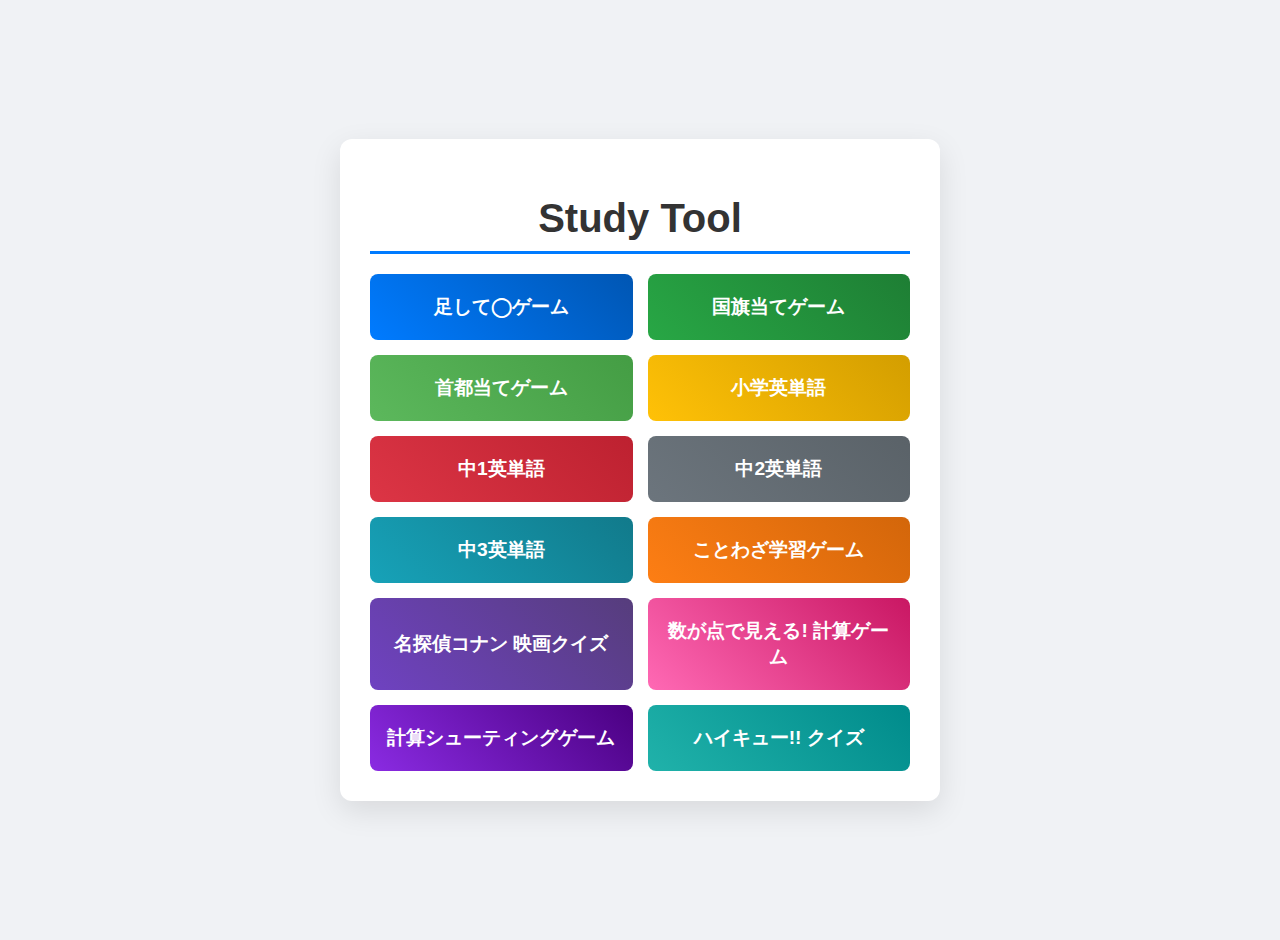
<file: index.html>
<!DOCTYPE html>
<html>

<head>
  <meta name=â€robotsâ€ content=â€noindexâ€>
  <meta name=â€robotsâ€ content=â€nofollowâ€>
  <meta charset="UTF-8">
  <meta name="viewport" content="width=device-width, initial-scale=1.0">
  <title>Study Tool</title>
  <style>
    body {
      font-family: 'Segoe UI', Tahoma, Geneva, Verdana, sans-serif;
      background-color: #f0f2f5;
      display: flex;
      justify-content: center;
      align-items: center;
      min-height: 100vh;
      margin: 0;
      padding: 20px;
    }

    .container {
      width: 100%;
      max-width: 600px;
      background-color: #ffffff;
      border-radius: 12px;
      box-shadow: 0 10px 30px rgba(0, 0, 0, 0.1);
      padding: 30px;
      box-sizing: border-box;
    }

    h1 {
      text-align: center;
      color: #333;
      font-size: 2.5em;
      margin-bottom: 20px;
      border-bottom: 3px solid #007BFF;
      padding-bottom: 10px;
    }

    .button-grid {
      display: grid;
      gap: 15px;
      grid-template-columns: repeat(auto-fit, minmax(250px, 1fr));
    }

    .menu_button {
      width: 100%;
      padding: 20px 15px;
      font-size: 1.2em;
      font-weight: bold;
      color: white;
      border: none;
      border-radius: 8px;
      cursor: pointer;
      transition: transform 0.2s ease-in-out, box-shadow 0.2s ease-in-out;
      text-align: center;
    }

    .menu_button:hover {
      transform: translateY(-5px);
      box-shadow: 0 8px 15px rgba(0, 0, 0, 0.2);
    }

    .menu_button:active {
      transform: translateY(-2px);
      box-shadow: 0 4px 10px rgba(0, 0, 0, 0.15);
    }

    /* Distinct button colors */
    .color-1 {
      background: linear-gradient(45deg, #007bff, #0056b3);
    }

    .color-2 {
      background: linear-gradient(45deg, #28a745, #1e7e34);
    }

    .color-3 {
      background: linear-gradient(45deg, #5cb85c, #449d44);
    }

    .color-4 {
      background: linear-gradient(45deg, #ffc107, #d39e00);
    }

    .color-5 {
      background: linear-gradient(45deg, #dc3545, #bd2130);
    }

    .color-6 {
      background: linear-gradient(45deg, #6c757d, #5a6268);
    }

    .color-7 {
      background: linear-gradient(45deg, #17a2b8, #117a8b);
    }

    .color-8 {
      background: linear-gradient(45deg, #fd7e14, #d3660a);
    }

    .color-9 {
      background: linear-gradient(45deg, #6f42c1, #563d7c);
    }
    
    .color-10 {
        background: linear-gradient(45deg, #ff69b4, #c91763);
    }

   .color-11 {
        background: linear-gradient(45deg, #8A2BE2, #4B0082);
    }

    .color-12 {
        background: linear-gradient(45deg, #20B2AA, #008B8B);
    }

    /* Responsive adjustments */
    @media (max-width: 480px) {
      h1 {
        font-size: 2em;
      }

      .button-grid {
        grid-template-columns: 1fr;
      }
    }
  </style>
</head>

<body>
  <div class="container">
    <h1>Study Tool</h1>
    <div class="button-grid">
      <button class="menu_button color-1" onclick="location.href='./sum_pair/sum_pair.html'">足して◯ゲーム</button>
      <button class="menu_button color-2" onclick="location.href='./national_flag/national_flag.html'">国旗当てゲーム</button>
      <button class="menu_button color-3" onclick="location.href='./national_capital/national_capital.html'">首都当てゲーム</button>
      <button class="menu_button color-4"
        onclick="location.href='./english_word/english_word.html?level=0'">小学英単語</button>
      <button class="menu_button color-5"
        onclick="location.href='./english_word/english_word.html?level=1'">中1英単語</button>
      <button class="menu_button color-6"
        onclick="location.href='./english_word/english_word.html?level=2'">中2英単語</button>
      <button class="menu_button color-7"
        onclick="location.href='./english_word/english_word.html?level=3'">中3英単語</button>
      <button class="menu_button color-8" onclick="location.href='./kotowaza/kotowaza.html'">ことわざ学習ゲーム</button>
      <button class="menu_button color-9" onclick="location.href='./conan/conan.html'">名探偵コナン 映画クイズ</button>
      <button class="menu_button color-10" onclick="location.href='./calc_dot/calc_dot.html'">数が点で見える! 計算ゲーム</button>
      <button class="menu_button color-11" onclick="location.href='./calc_shooting/calc_shooting.html'">計算シューティングゲーム</button>
      <button class="menu_button color-12" onclick="location.href='./haikyu/haikyu.html'">ハイキュー!! クイズ</button>
    </div>
  </div>
</body>

</html>
</file>
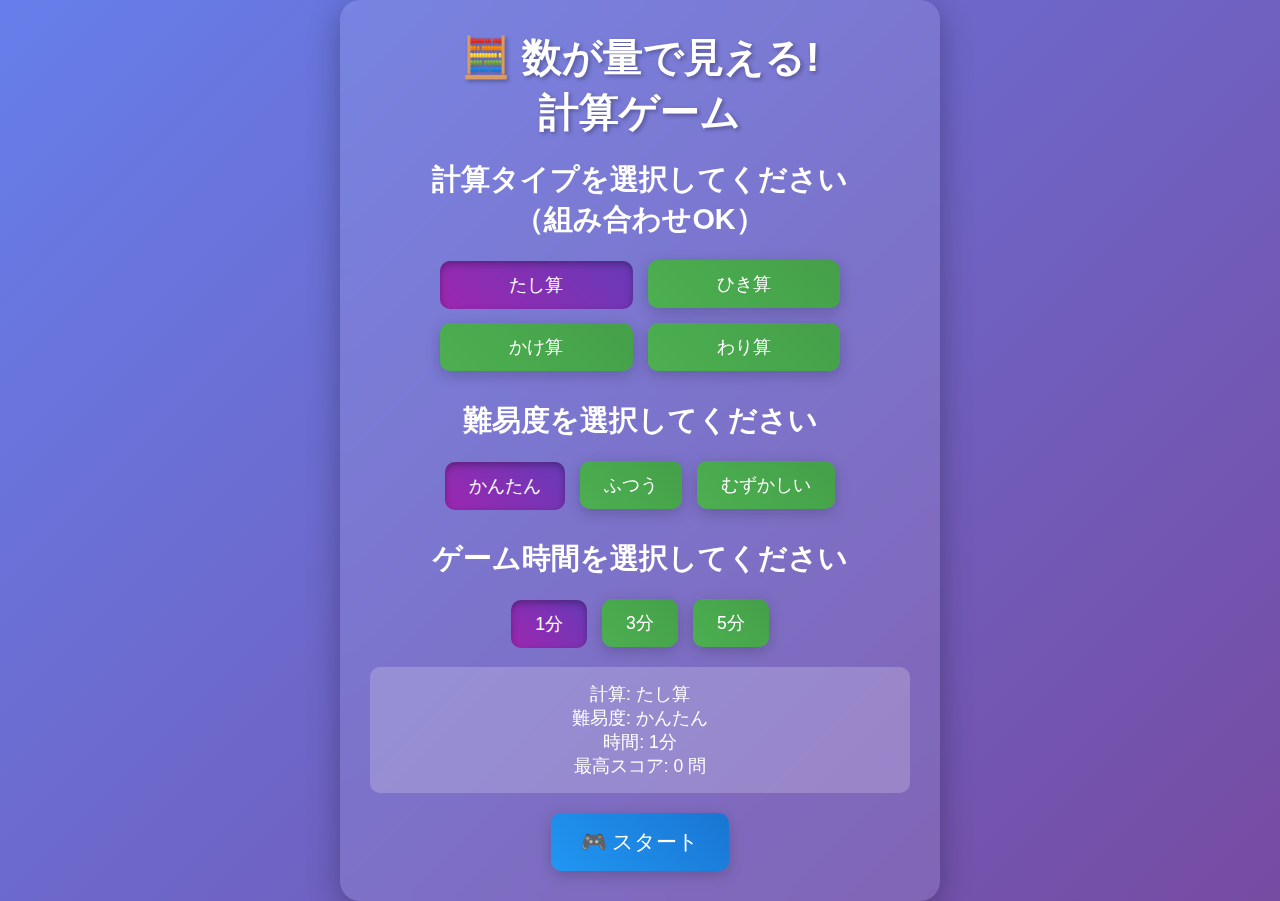
<file: calc_dot/calc_dot.html>
<!DOCTYPE html>
<html lang="ja">

<head>
  <meta name="robots" content="noindex">
  <meta name="robots" content="nofollow">
  <meta charset="UTF-8">
  <meta name="viewport" content="width=device-width, initial-scale=1.0">
  <title>数が量で見える 計算ゲーム</title>
  <style>
    * {
      margin: 0;
      padding: 0;
      box-sizing: border-box;
    }

    body {
      font-family: 'Arial', sans-serif;
      background: linear-gradient(135deg, #667eea 0%, #764ba2 100%);
      min-height: 100vh;
      display: flex;
      justify-content: center;
      align-items: center;
      color: white;
    }

    .game-container {
      background: rgba(255, 255, 255, 0.1);
      backdrop-filter: blur(10px);
      border-radius: 20px;
      padding: 30px;
      box-shadow: 0 8px 32px rgba(0, 0, 0, 0.3);
      text-align: center;
      max-width: 600px;
      width: 90%;
    }

    .title {
      font-size: 2.5em;
      margin-bottom: 20px;
      text-shadow: 2px 2px 4px rgba(0, 0, 0, 0.3);
    }

    .game-info {
      display: flex;
      justify-content: space-between;
      margin-bottom: 30px;
      font-size: 1.2em;
    }

    .score,
    .timer {
      background: rgba(255, 255, 255, 0.2);
      padding: 10px 20px;
      border-radius: 10px;
      min-width: 120px;
    }

    .problem-area {
      margin-bottom: 30px;
    }

    .problem {
      font-size: 3em;
      margin-bottom: 20px;
      background: rgba(255, 255, 255, 0.2);
      padding: 20px;
      border-radius: 15px;
      min-height: 100px;
      display: flex;
      align-items: center;
      justify-content: center;
    }

    .visual-numbers {
      display: flex;
      justify-content: center;
      gap: 30px;
      margin-bottom: 20px;
      flex-wrap: wrap;
    }

    .number-visual {
      background: rgba(255, 255, 255, 0.2);
      padding: 15px;
      border-radius: 10px;
      min-width: 200px;
    }

    .number-label {
      font-size: 1.2em;
      margin-bottom: 10px;
      font-weight: bold;
    }

    .dots {
      display: flex;
      flex-wrap: wrap;
      gap: 3px;
      justify-content: flex-start;
      max-width: 180px;
      margin: 0 auto;
    }

    .dot {
      width: 12px;
      height: 12px;
      background: #FFD700;
      border-radius: 50%;
      box-shadow: 0 2px 4px rgba(0, 0, 0, 0.3);
    }

    .input-area {
      margin-bottom: 30px;
    }

    .answer-display {
      font-size: 2em;
      background: rgba(255, 255, 255, 0.3);
      border: 3px solid rgba(255, 255, 255, 0.5);
      border-radius: 10px;
      padding: 15px;
      margin-bottom: 20px;
      min-height: 60px;
      display: flex;
      align-items: center;
      justify-content: center;
      color: white;
    }

    .keypad {
      display: grid;
      grid-template-columns: repeat(3, 1fr);
      gap: 10px;
      max-width: 240px;
      margin: 0 auto 20px;
    }

    .key {
      background: rgba(255, 255, 255, 0.2);
      border: none;
      border-radius: 10px;
      padding: 15px;
      font-size: 1.5em;
      color: white;
      cursor: pointer;
      transition: all 0.2s;
      width: 70px;
      height: 70px;
      display: flex;
      align-items: center;
      justify-content: center;
    }

    .key.wide {
      grid-column: span 1;
      width: 70px;
    }

    .key:hover {
      background: rgba(255, 255, 255, 0.3);
      transform: translateY(-2px);
    }

    .key:active {
      transform: translateY(0);
    }

    .action-buttons {
      display: flex;
      gap: 15px;
      justify-content: center;
      flex-wrap: wrap;
    }

    .btn {
      background: linear-gradient(45deg, #4CAF50, #45a049);
      border: none;
      border-radius: 10px;
      padding: 12px 24px;
      font-size: 1.1em;
      color: white;
      cursor: pointer;
      transition: all 0.3s;
      box-shadow: 0 4px 15px rgba(0, 0, 0, 0.2);
    }

    .btn:hover {
      transform: translateY(-2px);
      box-shadow: 0 6px 20px rgba(0, 0, 0, 0.3);
    }

    .btn.primary {
      background: linear-gradient(45deg, #4CAF50, #45a049);
    }

    .btn.secondary {
      background: linear-gradient(45deg, #4CAF50, #45a049);
    }

    .btn.selected {
      background: linear-gradient(45deg, #9c27b0, #673ab7);
      box-shadow: inset 0 3px 7px rgba(0, 0, 0, 0.3);
      transform: translateY(1px);
    }

    .btn.selected:hover {
      background: linear-gradient(45deg, #9c27b0, #673ab7);
      transform: translateY(1px);
    }

    /* 青色のボタンスタイル */
    .btn.blue {
      background: linear-gradient(45deg, #2196F3, #1976D2);
    }

    .btn.blue:hover {
      background: linear-gradient(45deg, #2196F3, #1976D2);
      transform: translateY(-2px);
      box-shadow: 0 6px 20px rgba(0, 0, 0, 0.3);
    }

    .start-screen {
      text-align: center;
    }

    .start-screen h2 {
      margin-bottom: 20px;
      font-size: 1.8em;
    }

    .difficulty-buttons {
      display: flex;
      gap: 15px;
      justify-content: center;
      margin-bottom: 20px;
      flex-wrap: wrap;
    }

    .operation-buttons {
      display: grid;
      grid-template-columns: repeat(2, 1fr);
      gap: 15px;
      justify-content: center;
      margin-bottom: 20px;
      max-width: 400px;
      margin-left: auto;
      margin-right: auto;
    }

    .result-screen {
      text-align: center;
    }

    .result-screen h2 {
      margin-bottom: 20px;
      font-size: 2.2em;
    }

    .final-score {
      font-size: 1.5em;
      margin-bottom: 20px;
      background: rgba(255, 255, 255, 0.2);
      padding: 15px;
      border-radius: 10px;
    }

    .hidden {
      display: none;
    }

    .correct {
      background: rgba(76, 175, 80, 0.3) !important;
      animation: flash-green 0.5s;
    }

    .incorrect {
      background: rgba(244, 67, 54, 0.3) !important;
      animation: flash-red 0.5s;
    }

    @keyframes flash-green {

      0%,
      100% {
        background: rgba(255, 255, 255, 0.3);
      }

      50% {
        background: rgba(76, 175, 80, 0.5);
      }
    }

    @keyframes flash-red {

      0%,
      100% {
        background: rgba(255, 255, 255, 0.3);
      }

      50% {
        background: rgba(244, 67, 54, 0.5);
      }
    }

    @media (max-width: 600px) {
      .visual-numbers {
        flex-direction: column;
        gap: 15px;
      }

      .game-info {
        flex-direction: column;
        gap: 10px;
      }

      .title {
        font-size: 2em;
      }

      .operation-buttons {
        grid-template-columns: 1fr;
      }
    }
  </style>
</head>

<body>
  <div class="game-container">
    <div id="startScreen" class="start-screen">
      <h1 class="title">🧮 数が量で見える!<br> 計算ゲーム</h1>
      <h2>計算タイプを選択してください<br>（組み合わせOK）</h2>
      <div class="operation-buttons">
        <button class="btn primary selected" id="additionBtn" onclick="toggleOperationType('addition')">たし算</button>
        <button class="btn" id="subtractionBtn" onclick="toggleOperationType('subtraction')">ひき算</button>
        <button class="btn" id="multiplicationBtn" onclick="toggleOperationType('multiplication')">かけ算</button>
        <button class="btn" id="divisionBtn" onclick="toggleOperationType('division')">わり算</button>
      </div>
      <h2 style="margin-top: 30px;">難易度を選択してください</h2>
      <div class="difficulty-buttons">
        <button class="btn primary selected" id="easyBtn" onclick="setDifficulty('easy')">かんたん</button>
        <button class="btn" id="mediumBtn" onclick="setDifficulty('medium')">ふつう</button>
        <button class="btn secondary" id="hardBtn" onclick="setDifficulty('hard')">むずかしい</button>
      </div>
      <h2 style="margin-top: 30px;">ゲーム時間を選択してください</h2>
      <div class="difficulty-buttons">
        <button class="btn primary selected" id="time1Btn" onclick="setTimeAndStart(60)">1分</button>
        <button class="btn" id="time3Btn" onclick="setTimeAndStart(180)">3分</button>
        <button class="btn secondary" id="time5Btn" onclick="setTimeAndStart(300)">5分</button>
      </div>
      <div id="selectedSettings"
        style="margin-top: 20px; font-size: 1.1em; background: rgba(255, 255, 255, 0.2); padding: 15px; border-radius: 10px;">
        <div>計算: <span id="selectedOperation">たし算</span></div>
        <div>難易度: <span id="selectedDifficulty">かんたん</span></div>
        <div>時間: <span id="selectedTime">1分</span></div>
      </div>
      <div style="margin-top: 20px;">
        <button class="btn blue" id="startButton" onclick="startGameIfReady()"
          style="font-size: 1.3em; padding: 15px 30px;">🎮 スタート</button>
      </div>
    </div>

    <div id="gameScreen" class="hidden">
      <div class="game-info">
        <div class="score">スコア: <span id="score">0</span></div>
        <div class="timer">残り時間: <span id="timer">60</span>秒</div>
      </div>

      <div class="problem-area">
        <div class="problem" id="problem">問題を生成中...</div>

        <div class="visual-numbers" id="visualNumbers">
        </div>
      </div>

      <div class="input-area">
        <div class="answer-display" id="answerDisplay">?</div>

        <div class="keypad">
          <button class="key" onclick="inputNumber(7)">7</button>
          <button class="key" onclick="inputNumber(8)">8</button>
          <button class="key" onclick="inputNumber(9)">9</button>
          <button class="key" onclick="inputNumber(4)">4</button>
          <button class="key" onclick="inputNumber(5)">5</button>
          <button class="key" onclick="inputNumber(6)">6</button>
          <button class="key" onclick="inputNumber(1)">1</button>
          <button class="key" onclick="inputNumber(2)">2</button>
          <button class="key" onclick="inputNumber(3)">3</button>
          <button class="key" onclick="inputNumber(0)">0</button>
          <button class="key" onclick="clearInput()">C</button>
          <button class="key primary" onclick="submitAnswer()"
            style="background: linear-gradient(45deg, #4CAF50, #45a049); font-size: 1.2em;">↵</button>
        </div>

        <div class="action-buttons">
          <button class="btn blue" onclick="endGame()">ゲーム終了</button>
        </div>
      </div>
    </div>

    <div id="resultScreen" class="result-screen hidden">
      <h2 id="resultTitle">🎉 ゲーム終了！</h2>
      <div class="final-score">
        <div>最終スコア: <span id="finalScore">0</span>問正解</div>
        <div>正解率: <span id="accuracy">0</span>%</div>
      </div>
      <div class="action-buttons">
        <button class="btn blue" onclick="showStartScreen()">もう一度プレイ</button>
      </div>
    </div>
  </div>

  <script>
    let gameState = {
      currentProblem: null,
      currentAnswer: '',
      score: 0,
      totalProblems: 0,
      timeLeft: 60,
      gameTime: 60,
      timer: null,
      difficulty: 'easy',
      maxNumber: 10,
      operationTypes: ['addition'] // 複数選択可能な配列
    };

    function showStartScreen() {
      document.getElementById('startScreen').classList.remove('hidden');
      document.getElementById('gameScreen').classList.add('hidden');
      document.getElementById('resultScreen').classList.add('hidden');
      resetGame();
      updateSelectedSettings();
    }

    function toggleOperationType(type) {
      const index = gameState.operationTypes.indexOf(type);
      if (index > -1) {
        // 既に選択されている場合は削除（ただし、最低1つは残す）
        if (gameState.operationTypes.length > 1) {
          gameState.operationTypes.splice(index, 1);
        }
      } else {
        // 選択されていない場合は追加
        gameState.operationTypes.push(type);
      }
      updateButtonSelection('operation');
      updateSelectedSettings();
    }

    function setDifficulty(difficulty) {
      gameState.difficulty = difficulty;
      gameState.maxNumber = difficulty === 'easy' ? 10 : difficulty === 'medium' ? 30 : 100;
      updateButtonSelection('difficulty', difficulty);
      updateSelectedSettings();
    }

    function setTimeAndStart(seconds) {
      gameState.gameTime = seconds;
      gameState.timeLeft = seconds;
      updateButtonSelection('time', seconds);
      updateSelectedSettings();
    }

    function updateButtonSelection(category, value) {
      if (category === 'operation') {
        // 計算タイプボタンの選択状態を更新
        ['additionBtn', 'subtractionBtn', 'multiplicationBtn', 'divisionBtn'].forEach(id => {
          document.getElementById(id).classList.remove('selected');
        });

        // 選択されている操作タイプのボタンをハイライト
        gameState.operationTypes.forEach(type => {
          const buttonId = type === 'addition' ? 'additionBtn' :
            type === 'subtraction' ? 'subtractionBtn' :
              type === 'multiplication' ? 'multiplicationBtn' : 'divisionBtn';
          document.getElementById(buttonId).classList.add('selected');
        });
      } else if (category === 'difficulty') {
        // 難易度ボタンの選択状態を更新
        ['easyBtn', 'mediumBtn', 'hardBtn'].forEach(id => {
          document.getElementById(id).classList.remove('selected');
        });
        const buttonId = value === 'easy' ? 'easyBtn' :
          value === 'medium' ? 'mediumBtn' : 'hardBtn';
        document.getElementById(buttonId).classList.add('selected');
      } else if (category === 'time') {
        // 時間ボタンの選択状態を更新
        ['time1Btn', 'time3Btn', 'time5Btn'].forEach(id => {
          document.getElementById(id).classList.remove('selected');
        });
        const buttonId = value === 60 ? 'time1Btn' :
          value === 180 ? 'time3Btn' : 'time5Btn';
        document.getElementById(buttonId).classList.add('selected');
      }
    }

    function updateSelectedSettings() {
      const operationNames = {
        'addition': 'たし算',
        'subtraction': 'ひき算',
        'multiplication': 'かけ算',
        'division': 'わり算'
      };

      const difficultyNames = {
        'easy': 'かんたん',
        'medium': 'ふつう',
        'hard': 'むずかしい'
      };

      // 選択された操作タイプを文字列に変換
      const selectedOperationNames = gameState.operationTypes.map(type => operationNames[type]).join('・');

      document.getElementById('selectedOperation').textContent = selectedOperationNames;
      document.getElementById('selectedDifficulty').textContent = difficultyNames[gameState.difficulty];
      document.getElementById('selectedTime').textContent = `${gameState.gameTime / 60}分`;

      // ハイスコア表示を更新
      const highScoreKey = getHighScoreKey();
      const highScore = localStorage.getItem(highScoreKey) || 0;

      const highScoreElement = document.getElementById('highScoreDisplay');
      if (!highScoreElement) {
        const settingsDiv = document.getElementById('selectedSettings');
        const newHighScoreElement = document.createElement('div');
        newHighScoreElement.id = 'highScoreDisplay';
        settingsDiv.appendChild(newHighScoreElement);
      }
      document.getElementById('highScoreDisplay').textContent = `最高スコア: ${highScore} 問`;
    }

    function startGameIfReady() {
      startGame();
    }

    function startGame() {
      document.getElementById('startScreen').classList.add('hidden');
      document.getElementById('gameScreen').classList.remove('hidden');
      document.getElementById('resultScreen').classList.add('hidden');

      resetGame();
      generateProblem();
      startTimer();
    }

    function resetGame() {
      gameState.score = 0;
      gameState.totalProblems = 0;
      gameState.timeLeft = gameState.gameTime;
      gameState.currentAnswer = '';

      if (gameState.timer) {
        clearInterval(gameState.timer);
      }

      updateDisplay();
    }

    function generateProblem() {
      // 選択された操作タイプからランダムに1つを選ぶ
      const selectedOperation = gameState.operationTypes[Math.floor(Math.random() * gameState.operationTypes.length)];

      let num1, num2, answer, operation, expression;

      switch (selectedOperation) {
        case 'addition':
          // 足し算：答えが100以下になるように
          num1 = Math.floor(Math.random() * gameState.maxNumber) + 1;
          num2 = Math.floor(Math.random() * Math.min(gameState.maxNumber, 100 - num1)) + 1;
          answer = num1 + num2;
          operation = '+';
          expression = `${num1} + ${num2}`;
          break;

        case 'subtraction':
          // 引き算：答えが自然数になるように
          num1 = Math.floor(Math.random() * gameState.maxNumber) + 2;
          num2 = Math.floor(Math.random() * (num1 - 1)) + 1;
          answer = num1 - num2;
          operation = '-';
          expression = `${num1} - ${num2}`;
          break;

        case 'multiplication':
          // かけ算：答えが100以下になるように、かつ掛ける数・掛けられる数のどちらも1でないように
          do {
            num1 = Math.floor(Math.random() * Math.min(gameState.maxNumber, 10)) + 1;
            num2 = Math.floor(Math.random() * Math.min(gameState.maxNumber, Math.floor(100 / num1))) + 1;
          } while (num1 === 1 || num2 === 1); // どちらかが1の場合は再生成

          answer = num1 * num2;
          operation = '×';
          expression = `${num1} × ${num2}`;
          break;

        case 'division':
          // わり算：割る数も割られる数も100以下とし、割る数と割られる数が同じにならないようにする
          do {
            num2 = Math.floor(Math.random() * Math.min(gameState.maxNumber, 100)) + 1;
            answer = Math.floor(Math.random() * Math.min(gameState.maxNumber, Math.floor(100 / num2))) + 1;
            num1 = num2 * answer;
          } while (num1 === num2); // 割る数と割られる数が同じ場合は再生成

          // 結果的にnum1が100を超えた場合は再調整
          if (num1 > 100) {
            answer = Math.floor(100 / num2);
            num1 = num2 * answer;
            // 再調整後も同じ値になる場合は、num2を変更
            if (num1 === num2) {
              num2 = Math.floor(Math.random() * Math.min(gameState.maxNumber, 50)) + 2;
              answer = Math.floor(Math.random() * Math.min(gameState.maxNumber, Math.floor(100 / num2))) + 1;
              num1 = num2 * answer;
            }
          }
          operation = '÷';
          expression = `${num1} ÷ ${num2}`;
          break;
      }

      gameState.currentProblem = {
        expression: expression,
        num1: num1,
        num2: num2,
        operation: operation,
        answer: answer
      };

      gameState.currentAnswer = '';
      updateDisplay();
    }

    function createDots(number) {
      const dots = [];
      for (let i = 0; i < number; i++) {
        // 10個ごとに改行を入れる
        if (i > 0 && i % 10 === 0) {
          dots.push('<div style="width: 100%; height: 0;"></div>');
        }
        dots.push('<div class="dot"></div>');
      }
      return dots.join('');
    }

    function updateDisplay() {
      document.getElementById('score').textContent = gameState.score;
      // Calculate minutes and seconds
      const minutes = Math.floor(gameState.timeLeft / 60);
      const seconds = gameState.timeLeft % 60;

      // Format the time with leading zeros if necessary
      const formattedTime = `${minutes.toString().padStart(2, '0')}:${seconds.toString().padStart(2, '0')}`;

      // Update the timer display
      document.getElementById('timer').textContent = formattedTime;
      document.getElementById('answerDisplay').textContent = gameState.currentAnswer || '?';

      if (gameState.currentProblem) {
        document.getElementById('problem').textContent = gameState.currentProblem.expression + ' = ?';

        const visualNumbers = document.getElementById('visualNumbers');
        const operation = gameState.currentProblem.operation;

        // 全ての場合においてドットを表示
        if (operation === '+') {
          visualNumbers.innerHTML = `
                        <div class="number-visual">
                            <div class="number-label">${gameState.currentProblem.num1}</div>
                            <div class="dots">${createDots(gameState.currentProblem.num1)}</div>
                        </div>
                        <div class="number-visual" style="display: flex; align-items: center; font-size: 2em; min-width: auto;">+</div>
                        <div class="number-visual">
                            <div class="number-label">${gameState.currentProblem.num2}</div>
                            <div class="dots">${createDots(gameState.currentProblem.num2)}</div>
                        </div>
                    `;
        } else if (operation === '-') {
          visualNumbers.innerHTML = `
                        <div class="number-visual">
                            <div class="number-label">${gameState.currentProblem.num1}</div>
                            <div class="dots">${createDots(gameState.currentProblem.num1)}</div>
                        </div>
                        <div class="number-visual" style="display: flex; align-items: center; font-size: 2em; min-width: auto;">-</div>
                        <div class="number-visual">
                            <div class="number-label">${gameState.currentProblem.num2}</div>
                            <div class="dots">${createDots(gameState.currentProblem.num2)}</div>
                        </div>
                    `;
        } else if (operation === '×') {
          visualNumbers.innerHTML = `
                        <div class="number-visual">
                            <div class="number-label">${gameState.currentProblem.num1}</div>
                            <div class="dots">${createDots(gameState.currentProblem.num1)}</div>
                        </div>
                        <div class="number-visual" style="display: flex; align-items: center; font-size: 2em; min-width: auto;">×</div>
                        <div class="number-visual">
                            <div class="number-label">${gameState.currentProblem.num2}</div>
                            <div class="dots">${createDots(gameState.currentProblem.num2)}</div>
                        </div>
                    `;
        } else if (operation === '÷') {
          visualNumbers.innerHTML = `
                        <div class="number-visual">
                            <div class="number-label">${gameState.currentProblem.num1}</div>
                            <div class="dots">${createDots(gameState.currentProblem.num1)}</div>
                        </div>
                        <div class="number-visual" style="display: flex; align-items: center; font-size: 2em; min-width: auto;">÷</div>
                        <div class="number-visual">
                            <div class="number-label">${gameState.currentProblem.num2}</div>
                            <div class="dots">${createDots(gameState.currentProblem.num2)}</div>
                        </div>
                    `;
        }
      }
    }

    function startTimer() {
      gameState.timer = setInterval(() => {
        gameState.timeLeft--;
        updateDisplay();

        if (gameState.timeLeft <= 0) {
          endGame(true); // <-- Call with 'true'
        }
      }, 1000);
    }

    function inputNumber(num) {
      if (gameState.currentAnswer.length < 3) {
        gameState.currentAnswer += num.toString();
        updateDisplay();
      }
    }

    function clearInput() {
      gameState.currentAnswer = '';
      updateDisplay();
    }

    function submitAnswer() {
      if (gameState.currentAnswer === '') return;

      const userAnswer = parseInt(gameState.currentAnswer);
      const correctAnswer = gameState.currentProblem.answer;
      const answerDisplay = document.getElementById('answerDisplay');

      gameState.totalProblems++;

      if (userAnswer === correctAnswer) {
        gameState.score++;
        answerDisplay.classList.add('correct');
        setTimeout(() => {
          answerDisplay.classList.remove('correct');
          generateProblem();
        }, 500);
      } else {
        answerDisplay.classList.add('incorrect');
        setTimeout(() => {
          answerDisplay.classList.remove('incorrect');
          // 間違った場合も次の問題へ
          generateProblem();
        }, 500);
      }
    }

    function endGame(isTimeUp = false) {
      if (gameState.timer) {
        clearInterval(gameState.timer);
      }

      // Only update high score if the game ended because time ran out.
      if (isTimeUp) {
        const highScoreKey = getHighScoreKey();
        const currentHighScore = localStorage.getItem(highScoreKey);
        const finalScore = gameState.score;

        const savedHighScore = currentHighScore ? parseInt(currentHighScore) : 0;

        const resultTitle = document.getElementById('resultTitle');

        if (finalScore > savedHighScore) {
          localStorage.setItem(highScoreKey, finalScore);
          resultTitle.textContent = '🏆 ハイスコア更新！';
        } else {
          resultTitle.textContent = '🎉 ゲーム終了！';
        }
      } else {
        // If the game was ended manually
        document.getElementById('resultTitle').textContent = '🎉 ゲーム終了！';
      }

      document.getElementById('gameScreen').classList.add('hidden');
      document.getElementById('resultScreen').classList.remove('hidden');

      const accuracy = gameState.totalProblems > 0 ?
        Math.round((gameState.score / gameState.totalProblems) * 100) : 0;

      document.getElementById('finalScore').textContent = gameState.score;
      document.getElementById('accuracy').textContent = accuracy;

      // (オプション) 結果画面にハイスコアも表示する
      const resultScreen = document.getElementById('resultScreen');
      const existingHighScoreDisplay = resultScreen.querySelector('#highScoreDisplay');
      if (existingHighScoreDisplay) {
        existingHighScoreDisplay.remove();
      }

      // Get the high score to display, whether it was just updated or not.
      const highScoreKey = getHighScoreKey();
      const currentHighScore = localStorage.getItem(highScoreKey) || 0;

      const highScoreDisplay = document.createElement('div');
      highScoreDisplay.id = 'highScoreDisplay';
      highScoreDisplay.textContent = `ハイスコア: ${currentHighScore} 問`;
      resultScreen.appendChild(highScoreDisplay);
    }

    // キーボード入力対応
    document.addEventListener('keydown', (event) => {
      if (document.getElementById('gameScreen').classList.contains('hidden')) return;

      const key = event.key;
      if (key >= '0' && key <= '9') {
        inputNumber(parseInt(key));
      } else if (key === 'Enter') {
        event.preventDefault();
        submitAnswer();
      } else if (key === 'Backspace' || key === 'Delete') {
        event.preventDefault();
        if (gameState.currentAnswer.length > 0) {
          gameState.currentAnswer = gameState.currentAnswer.slice(0, -1);
          updateDisplay();
        }
      } else if (key === 'Escape') {
        clearInput();
      }
    });

    function getHighScoreKey() {
      const sortedOperations = gameState.operationTypes.slice().sort();
      return `highscore-${sortedOperations.join('-')}-${gameState.difficulty}-${gameState.gameTime}`;
    }

    // 初期表示
    showStartScreen();
  </script>
</body>

</html>
</file>
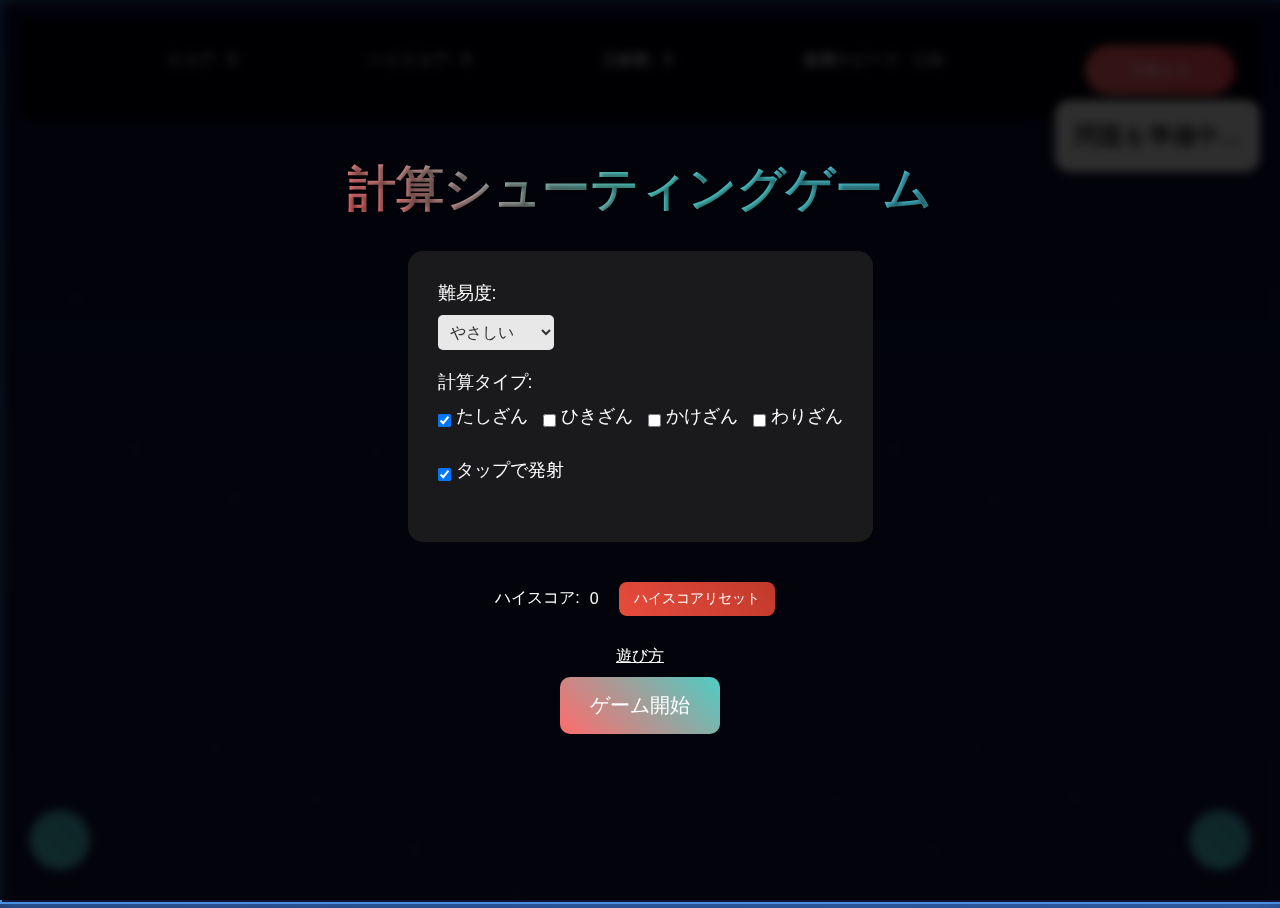
<file: calc_shooting/calc_shooting.html>
<!DOCTYPE html>
<html lang="ja">

<head>
  <meta name="robots" content="noindex">
  <meta name="robots" content="nofollow">
  <meta charset="UTF-8">
  <meta name="viewport" content="width=device-width, initial-scale=1.0">
  <title>計算シューティングゲーム</title>
  <style>
    * {
      margin: 0;
      padding: 0;
      box-sizing: border-box;
    }

    body {
      font-family: 'Arial', sans-serif;
      background: linear-gradient(135deg, #1e3c72 0%, #2a5298 100%);
      color: white;
      overflow: hidden;
      height: 100vh;
    }

    #gameContainer {
      position: relative;
      width: 100vw;
      height: 100vh;
    }

    #gameCanvas {
      background: linear-gradient(180deg, #0a0a2e 0%, #16213e 50%, #1a1a3a 100%);
      border: 2px solid #4a90e2;
      box-shadow: 0 0 20px rgba(74, 144, 226, 0.5);
    }

    #ui {
      position: absolute;
      top: 20px;
      left: 20px;
      right: 20px;
      z-index: 10;
      position: absolute;
      top: 20px;
      left: 20px;
      right: 20px;
      z-index: 10;
      background: rgba(0, 0, 0, 0.7);
      padding: 15px;
      border-radius: 10px;
      backdrop-filter: blur(10px);
      display: flex;
      align-items: center;
      justify-content: space-between;
      /* 要素を両端に配置 */
      flex-wrap: wrap;
    }

    .lives {
      display: flex;
      gap: 5px;
      align-items: center;
    }

    .life {
      width: 20px;
      height: 20px;
      background: #ff4757;
      border-radius: 50%;
      box-shadow: 0 2px 5px rgba(0, 0, 0, 0.3);
    }

    .score-info {
      font-size: 16px;
      white-space: nowrap;
      color: white;
    }

    #problem {
      position: absolute;
      top: 100px;
      right: 20px;
      z-index: 10;
      background: rgba(255, 255, 255, 0.9);
      color: #333;
      padding: 20px;
      border-radius: 15px;
      font-size: 24px;
      font-weight: bold;
      box-shadow: 0 5px 15px rgba(0, 0, 0, 0.3);
    }

    #touchControls {
      position: absolute;
      bottom: 20px;
      left: 0;
      right: 0;
      display: flex;
      justify-content: space-between;
      align-items: center;
      padding: 0 20px;
      z-index: 15;
      pointer-events: none;
    }

    .control-button {
      width: 60px;
      height: 60px;
      background: linear-gradient(45deg, #4ecdc4, #45b7d1);
      border: none;
      border-radius: 50%;
      color: white;
      font-size: 24px;
      font-weight: bold;
      cursor: pointer;
      box-shadow: 0 4px 15px rgba(0, 0, 0, 0.3);
      transition: all 0.2s ease;
      pointer-events: auto;
      display: flex;
      align-items: center;
      justify-content: center;
      user-select: none;
    }

    .control-button:active {
      transform: scale(0.95);
      box-shadow: 0 2px 8px rgba(0, 0, 0, 0.4);
    }

    .control-button:hover {
      background: linear-gradient(45deg, #45b7d1, #4ecdc4);
    }

    #resetButton {
      width: 150px;
      height: 50px;
      background: linear-gradient(45deg, #ff6b6b, #ff4757);
      border: none;
      border-radius: 25px;
      color: white;
      font-size: 16px;
      font-weight: bold;
      cursor: pointer;
      box-shadow: 0 4px 15px rgba(0, 0, 0, 0.3);
      transition: all 0.2s ease;
      pointer-events: auto;
      display: flex;
      align-items: center;
      justify-content: center;
      user-select: none;
      writing-mode: horizontal-tb;
      text-orientation: mixed;
    }

    #resetButton:active {
      transform: scale(0.95);
    }

    #resetButton:hover {
      background: linear-gradient(45deg, #ff4757, #ff6b6b);
    }

    #startScreen,
    #gameOverScreen {
      position: absolute;
      top: 0;
      left: 0;
      width: 100%;
      height: 100%;
      background: rgba(0, 0, 0, 0.8);
      display: flex;
      flex-direction: column;
      justify-content: center;
      align-items: center;
      z-index: 100;
      backdrop-filter: blur(5px);
    }

    .title {
      font-size: 48px;
      margin-bottom: 30px;
      text-shadow: 2px 2px 4px rgba(0, 0, 0, 0.5);
      background: linear-gradient(45deg, #ff6b6b, #4ecdc4, #45b7d1);
      -webkit-background-clip: text;
      -webkit-text-fill-color: transparent;
      background-clip: text;
    }

    .settings {
      background: rgba(255, 255, 255, 0.1);
      padding: 30px;
      border-radius: 15px;
      margin-bottom: 30px;
      backdrop-filter: blur(10px);
    }

    .setting-group {
      margin-bottom: 20px;
    }

    label {
      display: block;
      margin-bottom: 10px;
      font-size: 18px;
    }

    select,
    input[type="checkbox"] {
      font-size: 16px;
      padding: 8px;
      border-radius: 5px;
      border: none;
      background: rgba(255, 255, 255, 0.9);
      color: #333;
    }

    .checkbox-group {
      display: flex;
      gap: 15px;
      flex-wrap: wrap;
    }

    .checkbox-item {
      display: flex;
      align-items: center;
      gap: 5px;
    }

    button {
      padding: 15px 30px;
      font-size: 20px;
      border: none;
      border-radius: 10px;
      background: linear-gradient(45deg, #ff6b6b, #4ecdc4);
      color: white;
      cursor: pointer;
      transition: transform 0.2s, box-shadow 0.2s;
      margin: 10px;
    }

    button:hover {
      transform: translateY(-2px);
      box-shadow: 0 5px 15px rgba(0, 0, 0, 0.3);
    }

    #gameOverScreen h2 {
      margin-bottom: 20px;
      font-size: 36px;
    }

    .hidden {
      display: none !important;
    }

    @media (max-width: 768px) {
      .title {
        font-size: 32px;
      }

      #problem {
        font-size: 18px;
        padding: 15px;
        top: 80px;
      }

      #resetButton {
        width: 80px;
        font-size: 14px;
      }

      #ui {
        padding: 10px;
        gap: 15px;
      }

      .score-info {
        font-size: 14px;
      }

      .life {
        width: 16px;
        height: 16px;
      }
    }

    /* オープニング画面内のハイスコア表示用スタイル */
    .score-info {
      font-size: 16px;
      white-space: nowrap;
      color: white;
      display: flex;
      align-items: center;
      gap: 10px;
      margin-bottom: 20px;
    }

    /* ボタンのデザイン */
    #clearHighScoreButton {
      padding: 8px 15px;
      font-size: 14px;
      border: none;
      border-radius: 8px;
      background: linear-gradient(45deg, #e74c3c, #c0392b);
      color: white;
      cursor: pointer;
      transition: transform 0.2s, box-shadow 0.2s;
      white-space: nowrap;
    }

    #clearHighScoreButton:hover {
      transform: translateY(-1px);
      box-shadow: 0 4px 10px rgba(0, 0, 0, 0.3);
    }

    #clearHighScoreButton:active {
      transform: scale(0.98);
    }
  </style>
</head>

<body>
  <div id="gameContainer">
    <canvas id="gameCanvas"></canvas>

    <div id="ui">
      <div class="lives" id="lives"></div>
      <div class="score-info">スコア: <span id="score">0</span></div>
      <div class="score-info">ハイスコア: <span id="highScore">0</span></div>
      <div class="score-info">正解数: <span id="correctCount">0</span></div>
      <!--<div hidden class="score-info">敵機数: <span id="enemyCount">2</span></div>-->
      <div class="score-info">敵機スピード: <span id="enemySpeed">1.0x</span></div>
      <button id="resetButton">リセット</button>
    </div>

    <div id="problem">
      問題を準備中...
    </div>

    <div id="touchControls">
      <button id="leftButton" class="control-button"></button>
      <button id="rightButton" class="control-button"></button>
    </div>

    <div id="startScreen">
      <h1 class="title">計算シューティングゲーム</h1>
      <div class="settings">
        <div class="setting-group">
          <label for="difficulty">難易度:</label>
          <select id="difficulty">
            <option value="easy" selected>やさしい</option>
            <option value="normal">ふつう</option>
            <option value="hard">むずかしい</option>
          </select>
        </div>

        <div class="setting-group">
          <label>計算タイプ:</label>
          <div class="checkbox-group">
            <div class="checkbox-item">
              <input type="checkbox" id="addition" checked>
              <label for="addition">たしざん</label>
            </div>
            <div class="checkbox-item">
              <input type="checkbox" id="subtraction">
              <label for="subtraction">ひきざん</label>
            </div>
            <div class="checkbox-item">
              <input type="checkbox" id="multiplication">
              <label for="multiplication">かけざん</label>
            </div>
            <div class="checkbox-item">
              <input type="checkbox" id="division">
              <label for="division">わりざん</label>
            </div>
          </div>
        </div>
        <div class="setting-group">
          <div class="checkbox-item">
            <input type="checkbox" id="shootOnTap" checked>
            <label for="shootOnTap">タップで発射</label>
          </div>
        </div>
      </div>
      <div class="score-info">
        ハイスコア: <span id="highScoreStart">0</span>
        <button id="clearHighScoreButton">ハイスコアリセット</button>
      </div>
      <a href="./play_rule.html" style="color: white;">遊び方</a>
      <button onclick="startGame()">ゲーム開始</button>
    </div>

    <div id="gameOverScreen" class="hidden">
      <h2 id="gameOverTitle">ゲームオーバー</h2>
      <div class="score-info">今回のスコア: <span id="finalScore">0</span></div>
      <div class="score-info">ハイスコア: <span id="finalHighScore">0</span></div>
      <div class="score-info">正解数: <span id="finalCorrectCount">0</span></div>
      <button onclick="showStartScreen()">タイトルに戻る</button>
      <button onclick="restartGame()">もう一度</button>
    </div>
  </div>

  <script>
    const canvas = document.getElementById('gameCanvas');
    const ctx = canvas.getContext('2d');
    const clearHighScoreButton = document.getElementById('clearHighScoreButton');
    const highScoreStartSpan = document.getElementById('highScoreStart');

    // ゲーム状態
    let gameState = 'start'; // 'start', 'playing', 'gameOver'
    let score = 0;
    let lives = 3;
    let correctAnswers = 0;
    let currentEnemyCount = 2;
    let highScore = parseInt(localStorage.getItem('mathShooterHighScore') || '0');
    let currentProblem = null;
    let correctAnswer = 0;
    let speedMultiplier = 1;
    let baseSpeedMultiplier = 1;
    highScoreStartSpan.textContent = highScore;

    // ゲーム設定
    let difficulty = 'easy';
    let operations = ['addition', 'subtraction'];

    // ゲームオブジェクト
    let player = {
      x: 0,
      y: 0,
      width: 40,
      height: 40,
      speed: 5
    };

    // キャンバスサイズを設定
    function resizeCanvas() {
      canvas.width = window.innerWidth;
      canvas.height = window.innerHeight;
      // プレイヤー位置も再調整
      if (player) {
        player.y = canvas.height - 150;
      }
    }
    resizeCanvas();
    window.addEventListener('resize', resizeCanvas);

    let bullets = [];
    let enemies = [];
    let particles = [];
    let enemyBullets = [];

    // キー入力
    const keys = {};

    document.addEventListener('keydown', (e) => {
      keys[e.key] = true;
      if (e.key === ' ' && gameState === 'playing') {
        shootBullet();
        e.preventDefault();
      }
    });

    document.addEventListener('keyup', (e) => {
      keys[e.key] = false;
    });

    // タッチ操作の設定
    let isLeftPressed = false;
    let isRightPressed = false;
    let touchMoveActive = false;
    let lastTouchX = null;

    const leftButton = document.getElementById('leftButton');
    const rightButton = document.getElementById('rightButton');
    const resetButton = document.getElementById('resetButton');

    // 画面タップでミサイル発射と自機移動を統合
    canvas.addEventListener('mousedown', handleInputStart);
    canvas.addEventListener('mousemove', handleInputMove);
    canvas.addEventListener('mouseup', handleInputEnd);
    canvas.addEventListener('mouseleave', handleInputEnd);

    canvas.addEventListener('touchstart', (e) => {
      e.preventDefault();
      handleInputStart(e.touches[0]);
    }, { passive: false });
    canvas.addEventListener('touchmove', (e) => {
      e.preventDefault();
      handleInputMove(e.touches[0]);
    }, { passive: false });
    canvas.addEventListener('touchend', (e) => {
      e.preventDefault();
      handleInputEnd();
    }, { passive: false });

    // 左右ボタンタップでミサイル発射
    leftButton.addEventListener('click', () => {
      if (gameState === 'playing') {
        shootBullet();
      }
    });
    rightButton.addEventListener('click', () => {
      if (gameState === 'playing') {
        shootBullet();
      }
    });

    // 画面操作の開始
    function handleInputStart(input) {
      if (gameState !== 'playing') return;

      const x = input.clientX;
      const playerCenterX = player.x + player.width / 2;

      // 自機より左をタップ
      if (x < playerCenterX) {
        isLeftPressed = true;
        isRightPressed = false;
      }
      // 自機より右をタップ
      else if (x > playerCenterX) {
        isLeftPressed = false;
        isRightPressed = true;
      }

      touchMoveActive = true;
      lastTouchX = x;
    }

    // 画面操作の移動
    function handleInputMove(input) {
      if (!touchMoveActive || gameState !== 'playing') return;

      const x = input.clientX;
      const playerCenterX = player.x + player.width / 2;

      if (x < playerCenterX) {
        isLeftPressed = true;
        isRightPressed = false;
      } else {
        isLeftPressed = false;
        isRightPressed = true;
      }

      lastTouchX = x;
    }

    // 画面操作の終了
    function handleInputEnd() {
      if (gameState !== 'playing') return;

      isLeftPressed = false;
      isRightPressed = false;
      touchMoveActive = false;

      // タップとクリックによる発射
      const shootOnTap = document.getElementById('shootOnTap').checked;
      if (shootOnTap) {
        shootBullet();
      }
    }


    // リセットボタンのイベント
    resetButton.addEventListener('click', () => {
      if (gameState === 'playing') {
        showStartScreen();
      }
    });
    resetButton.addEventListener('touchend', (e) => {
      e.preventDefault();
      if (gameState === 'playing') {
        showStartScreen();
      }
    });
    clearHighScoreButton.addEventListener('click', () => {
      // ハイスコアをクリアする処理
      highScore = 0;
      localStorage.setItem('mathShooterHighScore', '0');

      // スタート画面とゲームオーバー画面のハイスコア表示を更新
      highScoreStartSpan.textContent = highScore;
      document.getElementById('finalHighScore').textContent = highScore;

      alert('ハイスコアを消去しました。'); // 確認メッセージを表示
    });

    // ハイスコア表示更新
    document.getElementById('highScore').textContent = highScore;

    // 敵機数の計算
    function calculateEnemyCount() {
      if (correctAnswers < 3) {
        return 2;
      } else {
        const additionalEnemies = Math.floor((correctAnswers - 3) / 3) + 1;
        return Math.min(2 + additionalEnemies, 5);
      }
    }

    // スピード倍率の計算
    function calculateSpeedMultiplier() {
      let baseSpeed = 1;

      if (correctAnswers >= 12) {
        // 12問正解後、3問正解ごとに0.1ずつスピードを上げる
        const speedBoosts = Math.floor((correctAnswers - 12) / 3) + 1;
        baseSpeed = 1 + (speedBoosts * 0.1);
      }

      return baseSpeed * baseSpeedMultiplier;
    }

    // 数学問題生成
    function generateProblem() {
      const availableOps = operations.filter(op =>
        document.getElementById(op).checked
      );

      if (availableOps.length === 0) {
        availableOps.push('addition');
      }

      const operation = availableOps[Math.floor(Math.random() * availableOps.length)];
      let a, b, result, expression;

      const range = difficulty === 'easy' ? 5 : difficulty === 'normal' ? 20 : 50;
      // Modify the number generation logic here
      const minNum = (difficulty === 'easy') ? 1 : 2;

      switch (operation) {
        case 'addition':
          a = Math.floor(Math.random() * (range - minNum + 1)) + minNum;
          b = Math.floor(Math.random() * (range - minNum + 1)) + minNum;
          result = a + b;
          expression = `${a} + ${b}`;
          break;
        case 'subtraction':
          a = Math.floor(Math.random() * (range - minNum + 1)) + minNum;
          b = Math.floor(Math.random() * (a - minNum + 1)) + minNum;
          // Make sure a >= b
          if (a < b) {
            [a, b] = [b, a];
          }
          result = a - b;
          expression = `${a} - ${b}`;
          break;
        case 'multiplication':
          const multRange = difficulty === 'easy' ? 5 : difficulty === 'normal' ? 8 : 10;
          const multMinNum = (difficulty === 'easy') ? 1 : 2;
          a = Math.floor(Math.random() * (multRange - multMinNum + 1)) + multMinNum;
          b = Math.floor(Math.random() * (multRange - multMinNum + 1)) + multMinNum;
          result = a * b;
          expression = `${a} × ${b}`;
          break;
        case 'division':
          const divRange = difficulty === 'easy' ? 5 : difficulty === 'normal' ? 8 : 10;
          const divMinNum = (difficulty === 'easy') ? 1 : 2;

          do {
            b = Math.floor(Math.random() * (divRange - divMinNum + 1)) + divMinNum;
            result = Math.floor(Math.random() * (divRange - divMinNum + 1)) + divMinNum;
            a = b * result;
          } while (
            // Exclude these cases on "normal" and "hard" difficulty
            (difficulty !== 'easy' && (b === result || b === 10 || result === 10))
          );
          expression = `${a} ÷ ${b}`;
          break;
      }

      return { expression, answer: result, operation: operation };
    }

    // プレイヤー戦闘機の描画関数
    function drawPlayer(ctx, x, y) {
      // 機体本体（青いグラデーション）
      const gradient = ctx.createLinearGradient(x, y, x, y + 40);
      gradient.addColorStop(0, '#4ecdc4');
      gradient.addColorStop(0.5, '#45b7d1');
      gradient.addColorStop(1, '#3a9bc8');

      ctx.fillStyle = gradient;
      ctx.beginPath();
      // 機体の先端（尖った形状）
      ctx.moveTo(x + 20, y);
      ctx.lineTo(x + 10, y + 15);
      ctx.lineTo(x + 5, y + 25);
      ctx.lineTo(x + 15, y + 40);
      ctx.lineTo(x + 25, y + 40);
      ctx.lineTo(x + 35, y + 25);
      ctx.lineTo(x + 30, y + 15);
      ctx.closePath();
      ctx.fill();

      // 機体のハイライト
      ctx.fillStyle = '#66d9ef';
      ctx.beginPath();
      ctx.moveTo(x + 20, y + 2);
      ctx.lineTo(x + 15, y + 10);
      ctx.lineTo(x + 20, y + 15);
      ctx.lineTo(x + 25, y + 10);
      ctx.closePath();
      ctx.fill();

      // 翼部分
      ctx.fillStyle = '#3498db';
      // 左翼
      ctx.beginPath();
      ctx.moveTo(x + 5, y + 20);
      ctx.lineTo(x - 5, y + 25);
      ctx.lineTo(x, y + 30);
      ctx.lineTo(x + 10, y + 25);
      ctx.closePath();
      ctx.fill();

      // 右翼
      ctx.beginPath();
      ctx.moveTo(x + 35, y + 20);
      ctx.lineTo(x + 45, y + 25);
      ctx.lineTo(x + 40, y + 30);
      ctx.lineTo(x + 30, y + 25);
      ctx.closePath();
      ctx.fill();

      // エンジン部分
      ctx.fillStyle = '#2980b9';
      ctx.fillRect(x + 12, y + 35, 6, 8);
      ctx.fillRect(x + 22, y + 35, 6, 8);

      // エンジン噴射効果
      const jetGradient = ctx.createLinearGradient(x, y + 43, x, y + 50);
      jetGradient.addColorStop(0, '#f39c12');
      jetGradient.addColorStop(0.5, '#e74c3c');
      jetGradient.addColorStop(1, 'rgba(231, 76, 60, 0)');

      ctx.fillStyle = jetGradient;
      ctx.fillRect(x + 13, y + 43, 4, 7);
      ctx.fillRect(x + 23, y + 43, 4, 7);
    }

    // 敵戦闘機の描画関数（下向き）
    function drawEnemy(ctx, x, y) {
      // 敵機本体（赤いグラデーション）
      const gradient = ctx.createLinearGradient(x, y, x, y + 40);
      gradient.addColorStop(0, '#a93226');
      gradient.addColorStop(0.5, '#c0392b');
      gradient.addColorStop(1, '#e74c3c');

      ctx.fillStyle = gradient;
      ctx.beginPath();
      // 敵機の形状（下向きの戦闘機）
      ctx.moveTo(x + 15, y);
      ctx.lineTo(x + 25, y + 15);
      ctx.lineTo(x + 35, y + 15);
      ctx.lineTo(x + 45, y);
      ctx.lineTo(x + 35, y + 25);
      ctx.lineTo(x + 30, y + 40);
      ctx.lineTo(x + 25, y + 25);
      ctx.closePath();
      ctx.fill();

      // 敵機のハイライト
      ctx.fillStyle = '#ff6b6b';
      ctx.beginPath();
      ctx.moveTo(x + 25, y + 25);
      ctx.lineTo(x + 30, y + 30);
      ctx.lineTo(x + 35, y + 25);
      ctx.lineTo(x + 30, y + 35);
      ctx.closePath();
      ctx.fill();

      // 敵機の翼
      ctx.fillStyle = '#d35400';
      // 左翼
      ctx.beginPath();
      ctx.moveTo(x + 20, y + 18);
      ctx.lineTo(x + 10, y + 20);
      ctx.lineTo(x + 5, y + 25);
      ctx.lineTo(x + 15, y + 28);
      ctx.closePath();
      ctx.fill();

      // 右翼
      ctx.beginPath();
      ctx.moveTo(x + 40, y + 18);
      ctx.lineTo(x + 50, y + 20);
      ctx.lineTo(x + 55, y + 25);
      ctx.lineTo(x + 45, y + 28);
      ctx.closePath();
      ctx.fill();

      // 敵機のコックピット
      ctx.fillStyle = '#34495e';
      ctx.beginPath();
      ctx.arc(x + 30, y + 32, 4, 0, Math.PI * 2);
      ctx.fill();

      // コックピットの光
      ctx.fillStyle = '#3498db';
      ctx.beginPath();
      ctx.arc(x + 29, y + 33, 1.5, 0, Math.PI * 2);
      ctx.fill();

      // 敵機のエンジン部分
      ctx.fillStyle = '#8e44ad';
      ctx.fillRect(x + 18, y + 2, 5, 8);
      ctx.fillRect(x + 37, y + 2, 5, 8);

      // 敵機エンジン噴射効果（上向きに噴射）
      const jetGradient = ctx.createLinearGradient(x, y - 7, x, y + 2);
      jetGradient.addColorStop(0, 'rgba(142, 68, 173, 0)');
      jetGradient.addColorStop(0.5, '#8e44ad');
      jetGradient.addColorStop(1, '#9b59b6');

      ctx.fillStyle = jetGradient;
      ctx.fillRect(x + 19, y - 7, 3, 7);
      ctx.fillRect(x + 38, y - 7, 3, 7);
    }

    // 敵機生成
    function spawnEnemies() {
      enemies = [];
      enemyBullets = [];
      currentProblem = generateProblem();

      currentEnemyCount = calculateEnemyCount();
      speedMultiplier = calculateSpeedMultiplier();

      const enemyValues = [currentProblem.answer];

      for (let i = 0; i < currentEnemyCount - 1; i++) {
        let wrongValue;
        do {
          wrongValue = generateWrongAnswer(currentProblem.answer);
        } while (enemyValues.includes(wrongValue));
        enemyValues.push(wrongValue);
      }

      // 配列をシャッフル
      for (let i = enemyValues.length - 1; i > 0; i--) {
        const j = Math.floor(Math.random() * (i + 1));
        [enemyValues[i], enemyValues[j]] = [enemyValues[j], enemyValues[i]];
      }

      // 敵機を配置
      const spacing = canvas.width / (currentEnemyCount + 1);
      const baseSpeed = 0.5; //0.5 + (difficulty === 'easy' ? 0 : difficulty === 'normal' ? 0.3 : 0.5);
      for (let i = 0; i < currentEnemyCount; i++) {
        //const randomFactor = 0.8 + Math.random() * 0.4; // Generates a number between 0.8 and 1.2
        const randomFactor = 0.5 + Math.random() * 1.0; // Generates a number between 0.8 and 1.2
        const enemy = {
          x: spacing * (i + 1) - 30,
          y: 60,
          width: 60,
          height: 40,
          speed: (baseSpeed * speedMultiplier) * randomFactor,
          value: enemyValues[i],
          isCorrect: enemyValues[i] === currentProblem.answer,
          lastShot: Date.now() - Math.random() * 500 // 0～0.5秒の初期遅延を追加
        };
        enemies.push(enemy);
      }

      document.getElementById('problem').textContent = `${currentProblem.expression} = ?`;
      updateUI();
    }

    function generateWrongAnswer(correct) {
      let wrong;
      do {
        const variation = Math.floor(Math.random() * 10) - 5;
        wrong = Math.max(0, correct + variation);
      } while (wrong === correct);
      return wrong;
    }

    // 弾丸発射
    function shootBullet() {
      bullets.push({
        x: player.x + player.width / 2 - 2,
        y: player.y,
        width: 4,
        height: 10,
        speed: 8
      });
    }

    // 敵機のミサイル発射
    function shootEnemyBullet(enemy) {
      enemyBullets.push({
        x: enemy.x + enemy.width / 2 - 2,
        y: enemy.y + enemy.height,
        width: 4,
        height: 8,
        speed: 3
      });
    }

    // パーティクル効果
    function createExplosion(x, y, color) {
      for (let i = 0; i < 10; i++) {
        particles.push({
          x: x,
          y: y,
          vx: (Math.random() - 0.5) * 8,
          vy: (Math.random() - 0.5) * 8,
          life: 30,
          maxLife: 30,
          color: color
        });
      }
    }

    // 更新処理
    function update() {
      if (gameState !== 'playing') return;

      // プレイヤー移動
      if (keys['ArrowLeft'] || isLeftPressed) {
        player.x -= player.speed;
      }
      if (keys['ArrowRight'] || isRightPressed) {
        player.x += player.speed;
      }
      // 画面外に出ないように制限
      player.x = Math.max(0, Math.min(canvas.width - player.width, player.x));


      // 弾丸移動
      bullets = bullets.filter(bullet => {
        bullet.y -= bullet.speed;
        return bullet.y > -10;
      });

      // 敵機のミサイル移動
      enemyBullets = enemyBullets.filter(bullet => {
        bullet.y += bullet.speed;
        return bullet.y < canvas.height + 10;
      });

      // 敵機移動とミサイル発射
      const currentTime = Date.now();
      enemies.forEach(enemy => {
        enemy.y += enemy.speed;

        if (currentTime - enemy.lastShot > 2000 + Math.random() * 3000 && enemy.y > 0 && enemy.y < canvas.height / 2) {
          // 敵機のミサイル発射頻度
          if (Math.random() < 0.1) {
            shootEnemyBullet(enemy);
            enemy.lastShot = currentTime;
          }
        }
      });

      // 当たり判定（弾丸と敵機）
      for (let bulletIndex = bullets.length - 1; bulletIndex >= 0; bulletIndex--) {
        const bullet = bullets[bulletIndex];
        for (let enemyIndex = enemies.length - 1; enemyIndex >= 0; enemyIndex--) {
          const enemy = enemies[enemyIndex];
          if (bullet.x < enemy.x + enemy.width &&
            bullet.x + bullet.width > enemy.x &&
            bullet.y < enemy.y + enemy.height &&
            bullet.y + bullet.height > enemy.y) {

            bullets.splice(bulletIndex, 1);

            if (enemy.isCorrect) {
              correctAnswers++;
              // 難易度に応じてスコアを加算
              score += difficulty === 'easy' ? 50 : difficulty === 'normal' ? 70 : 90;
              // 問題の種類に応じてスコアを加算
              let pointsToAdd = 0;
              switch (currentProblem.operation) {
                case 'addition':
                  pointsToAdd = 0;
                  break;
                case 'subtraction':
                  pointsToAdd = 5;
                  break;
                case 'multiplication':
                  pointsToAdd = 10;
                  break;
                case 'division':
                  pointsToAdd = 15;
                  break;
              }
              score += pointsToAdd;

              createExplosion(enemy.x + enemy.width / 2, enemy.y + enemy.height / 2, '#4ecdc4');

              enemies.splice(enemyIndex, 1);

              setTimeout(() => {
                if (gameState === 'playing') {
                  spawnEnemies();
                }
              }, 1000);
            } else {
              createExplosion(enemy.x + enemy.width / 2, enemy.y + enemy.height / 2, '#ff6b6b');
              enemies.splice(enemyIndex, 1);

              baseSpeedMultiplier *= 1.2;

              const newSpeedMultiplier = calculateSpeedMultiplier();
              const newBaseSpeed = 0.5; //0.5 + (difficulty === 'easy' ? 0 : difficulty === 'normal' ? 0.3 : 0.5);
              enemies.forEach(remainingEnemy => {
                remainingEnemy.speed = newBaseSpeed * newSpeedMultiplier;
              });

              speedMultiplier = newSpeedMultiplier;
              updateUI();
            }
            break;
          }
        }
      }

      // 当たり判定（プレイヤーと敵機）
      for (let enemyIndex = enemies.length - 1; enemyIndex >= 0; enemyIndex--) {
        const enemy = enemies[enemyIndex];
        if (player.x < enemy.x + enemy.width &&
          player.x + player.width > enemy.x &&
          player.y < enemy.y + enemy.height &&
          player.y + player.height > enemy.y) {

          lives--;
          createExplosion(player.x + player.width / 2, player.y + player.height / 2, '#ff6b6b');
          enemies.splice(enemyIndex, 1);

          if (lives <= 0) {
            gameOver();
          } else {
            spawnEnemies();
          }
          break;
        }
      }

      // 当たり判定（プレイヤーと敵機のミサイル）
      for (let bulletIndex = enemyBullets.length - 1; bulletIndex >= 0; bulletIndex--) {
        const bullet = enemyBullets[bulletIndex];
        if (player.x < bullet.x + bullet.width &&
          player.x + player.width > bullet.x &&
          player.y < bullet.y + bullet.height &&
          player.y + bullet.height > bullet.y) {

          lives--;
          createExplosion(player.x + player.width / 2, player.y + player.height / 2, '#ff6b6b');
          enemyBullets.splice(bulletIndex, 1);

          if (lives <= 0) {
            gameOver();
          }
          break;
        }
      }

      // 敵機が画面下に消えた場合
      let correctEnemyEscaped = false;
      enemies = enemies.filter(enemy => {
        if (enemy.y > canvas.height) {
          if (enemy.isCorrect) {
            correctEnemyEscaped = true;
          }
          return false;
        }
        return true;
      });

      if (correctEnemyEscaped) {
        lives--;
        if (lives <= 0) {
          gameOver();
        } else {
          spawnEnemies();
        }
      }

      // 全ての敵機が消えた場合
      if (enemies.length === 0 && gameState === 'playing') {
        spawnEnemies();
      }

      // パーティクル更新
      particles = particles.filter(particle => {
        particle.x += particle.vx;
        particle.y += particle.vy;
        particle.life--;
        return particle.life > 0;
      });

      updateUI();
    }

    // 描画処理
    function draw() {
      // 背景クリア
      ctx.fillStyle = 'rgba(10, 10, 46, 0.1)';
      ctx.fillRect(0, 0, canvas.width, canvas.height);

      // 星空効果
      for (let i = 0; i < 50; i++) {
        const x = (Date.now() * 0.1 + i * 100) % canvas.width;
        const y = (Date.now() * 0.05 + i * 50) % canvas.height;
        ctx.fillStyle = `rgba(255, 255, 255, ${Math.random() * 0.5})`;
        ctx.fillRect(x, y, 1, 1);
      }

      if (gameState !== 'playing') return;

      // プレイヤー描画（戦闘機デザイン）
      drawPlayer(ctx, player.x, player.y);

      // 弾丸描画
      ctx.fillStyle = '#ffff00';
      bullets.forEach(bullet => {
        ctx.shadowColor = '#ffff00';
        ctx.shadowBlur = 10;
        ctx.fillRect(bullet.x, bullet.y, bullet.width, bullet.height);
        ctx.shadowBlur = 0;
      });

      // 敵機のミサイル描画
      ctx.fillStyle = '#ff0000';
      enemyBullets.forEach(bullet => {
        ctx.shadowColor = '#ff0000';
        ctx.shadowBlur = 8;
        ctx.fillRect(bullet.x, bullet.y, bullet.width, bullet.height);
        ctx.shadowBlur = 0;
      });

      // 敵機描画（敵戦闘機デザイン）
      enemies.forEach(enemy => {
        drawEnemy(ctx, enemy.x, enemy.y);

        // 数字表示
        ctx.fillStyle = 'white';
        ctx.font = 'bold 24px Arial';
        ctx.textAlign = 'center';
        ctx.strokeStyle = 'black';
        ctx.lineWidth = 2;
        ctx.strokeText(enemy.value, enemy.x + enemy.width / 2, enemy.y + enemy.height + 20);
        ctx.fillText(enemy.value, enemy.x + enemy.width / 2, enemy.y + enemy.height + 20);
      });

      // パーティクル描画
      particles.forEach(particle => {
        const alpha = particle.life / particle.maxLife;
        ctx.fillStyle = particle.color + Math.floor(alpha * 255).toString(16).padStart(2, '0');
        ctx.fillRect(particle.x, particle.y, 3, 3);
      });
    }

    // UI更新
    function updateUI() {
      document.getElementById('score').textContent = score;
      document.getElementById('correctCount').textContent = correctAnswers;
      // document.getElementById('enemyCount').textContent = currentEnemyCount;
      document.getElementById('enemySpeed').textContent = speedMultiplier.toFixed(1) + 'x';

      // ライフ表示更新
      const livesContainer = document.getElementById('lives');
      livesContainer.innerHTML = '';
      for (let i = 0; i < lives; i++) {
        const lifeElement = document.createElement('div');
        lifeElement.className = 'life';
        livesContainer.appendChild(lifeElement);
      }
    }

    // ゲーム開始
    function startGame() {
      // 設定を取得
      difficulty = document.getElementById('difficulty').value;
      operations = [];

      if (document.getElementById('addition').checked) operations.push('addition');
      if (document.getElementById('subtraction').checked) operations.push('subtraction');
      if (document.getElementById('multiplication').checked) operations.push('multiplication');
      if (document.getElementById('division').checked) operations.push('division');

      if (operations.length === 0) {
        operations = ['addition'];
      }

      // ゲーム状態初期化
      gameState = 'playing';
      score = 0;
      lives = 3;
      correctAnswers = 0;
      currentEnemyCount = 2;
      speedMultiplier = 1;
      baseSpeedMultiplier = 1;

      // プレイヤー位置設定
      player.x = canvas.width / 2 - player.width / 2;
      player.y = canvas.height - 150;

      // 配列初期化
      bullets = [];
      enemies = [];
      particles = [];
      enemyBullets = [];

      // 画面表示切り替え
      document.getElementById('startScreen').classList.add('hidden');
      document.getElementById('gameOverScreen').classList.add('hidden');

      // 最初の敵機を生成
      spawnEnemies();

      updateUI();
    }

    // ゲーム終了
    function gameOver() {
      gameState = 'gameOver';

      // ハイスコア更新
      if (score > highScore) {
        highScore = score;
        // スタート画面のハイスコアも更新
        highScoreStartSpan.textContent = highScore;
        localStorage.setItem('mathShooterHighScore', highScore.toString());
        document.getElementById('highScore').textContent = highScore;
        // ハイスコア更新時の表示変更
        gameOverTitle.textContent = 'ハイスコア更新！';
        gameOverTitle.style.background = 'linear-gradient(45deg, #4ecdc4, #45b7d1)';
        gameOverTitle.style['-webkit-background-clip'] = 'text';
        gameOverTitle.style['-webkit-text-fill-color'] = 'transparent';
      } else {
        // ハイスコア更新がなかった場合の表示
        gameOverTitle.textContent = 'ゲームオーバー';
        gameOverTitle.style.background = '';
        gameOverTitle.style['-webkit-background-clip'] = '';
        gameOverTitle.style['-webkit-text-fill-color'] = '';
      }

      // 今回のスコア表示
      document.getElementById('finalScore').textContent = score;
      document.getElementById('finalHighScore').textContent = highScore;
      document.getElementById('finalCorrectCount').textContent = correctAnswers;

      // ゲームオーバー画面表示
      document.getElementById('gameOverScreen').classList.remove('hidden');
    }

    // スタート画面に戻る
    function showStartScreen() {
      gameState = 'start';
      document.getElementById('startScreen').classList.remove('hidden');
      document.getElementById('gameOverScreen').classList.add('hidden');
    }

    // 再開始
    function restartGame() {
      document.getElementById('gameOverScreen').classList.add('hidden');
      startGame();
    }

    // メインゲームループ
    function gameLoop() {
      update();
      draw();
      requestAnimationFrame(gameLoop);
    }

    // ゲーム開始
    gameLoop();
  </script>
</body>

</html>
</file>
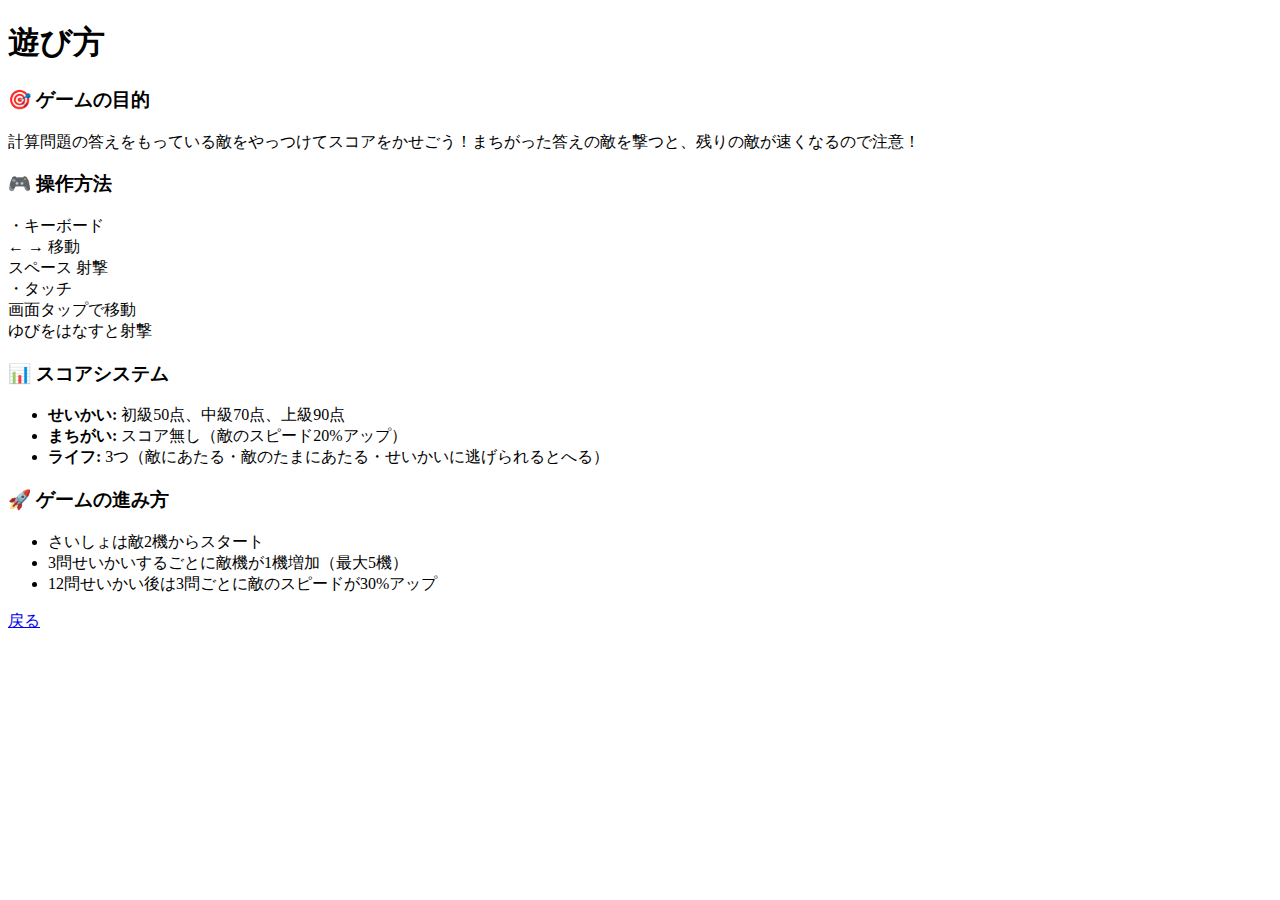
<file: calc_shooting/play_rule.html>
<!DOCTYPE html>
<html lang="ja">

<head>
  <meta name="robots" content="noindex">
  <meta name="robots" content="nofollow">
  <meta charset="UTF-8">
  <meta name="viewport" content="width=device-width, initial-scale=1.0">
  <title>計算シューティングゲーム 遊び方</title>
</head>

<body>
  <div id="instructionsScreen">
    <h1 class="title">遊び方</h1>
    <div class="instructions-content">
      <h3>🎯 ゲームの目的</h3>
      <p>計算問題の答えをもっている敵をやっつけてスコアをかせごう！まちがった答えの敵を撃つと、残りの敵が速くなるので注意！</p>

      <h3>🎮 操作方法</h3>
      <div class="control-examples">
        <div class="control-example">
          <div>・キーボード</div>
          <div>
            <span class="example-key">←</span>
            <span class="example-key">→</span>
            移動
          </div>
          <div>
            <span class="example-key">スペース</span>
            射撃
          </div>
        </div>
        <div class="control-example">
          <div>・タッチ</div>
          <div>画面タップで移動</div>
          <div>ゆびをはなすと射撃</div>
        </div>
      </div>

      <h3>📊 スコアシステム</h3>
      <ul>
        <li><strong>せいかい:</strong> 初級50点、中級70点、上級90点</li>
        <li><strong>まちがい:</strong> スコア無し（敵のスピード20%アップ）</li>
        <li><strong>ライフ:</strong> 3つ（敵にあたる・敵のたまにあたる・せいかいに逃げられるとへる）</li>
      </ul>

      <h3>🚀 ゲームの進み方</h3>
      <ul>
        <li>さいしょは敵2機からスタート</li>
        <li>3問せいかいするごとに敵機が1機増加（最大5機）</li>
        <li>12問せいかい後は3問ごとに敵のスピードが30%アップ</li>
      </ul>
    </div>
    <a href="javascript:history.back()" class="back-button">戻る</a>
  </div>
  </div>
</body>

</html>
</file>
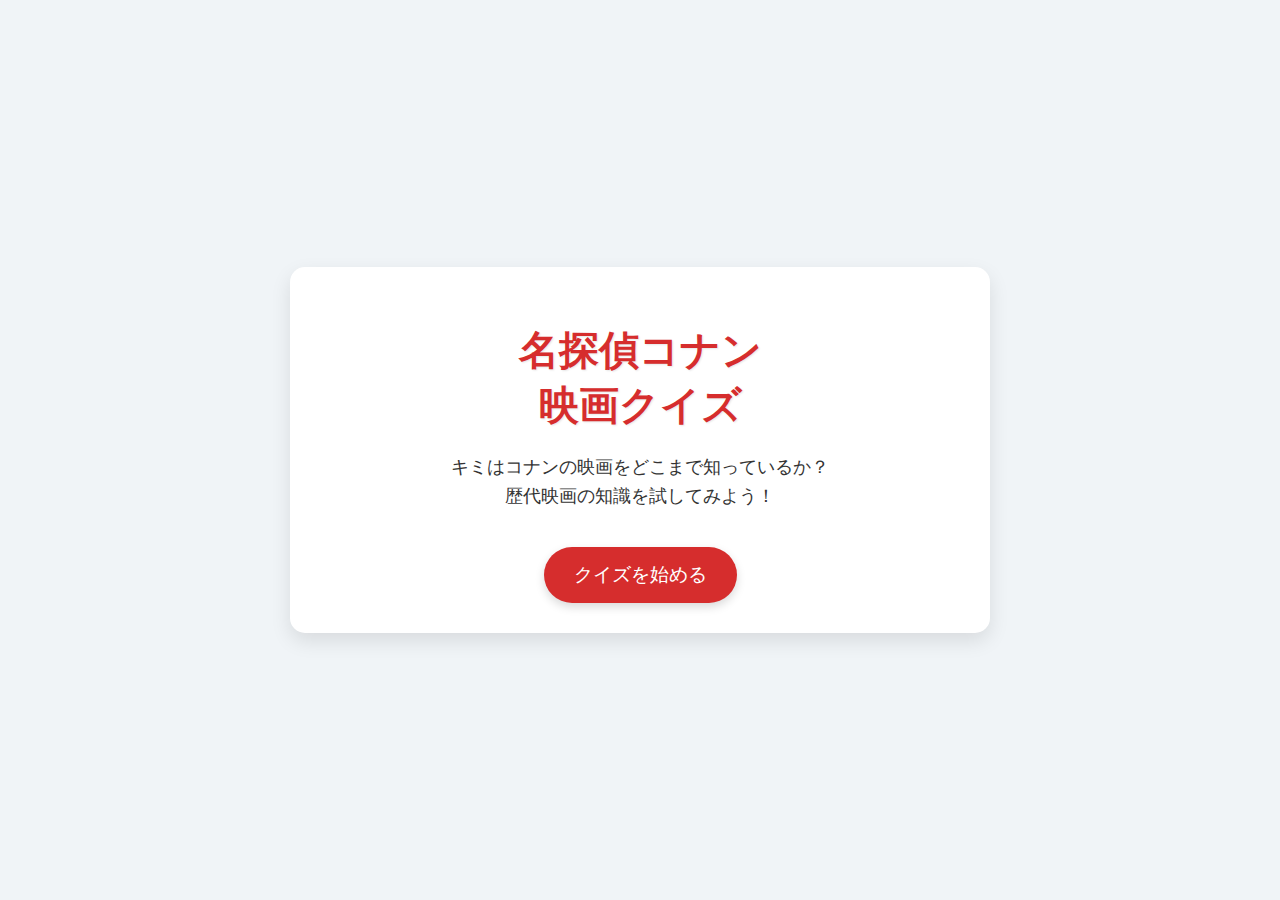
<file: conan/conan.html>
<!DOCTYPE html>
<html lang="ja">

<head>
  <meta name=”robots” content=”noindex”>
  <meta name=”robots” content=”nofollow”>
  <meta charset="UTF-8">
  <meta name="viewport" content="width=device-width, initial-scale=1.0">
  <title>名探偵コナン 映画クイズ</title>
  <style>
    body {
      font-family: 'Arial', sans-serif;
      background-color: #f0f4f7;
      color: #333;
      text-align: center;
      margin: 0;
      padding: 0;
      display: flex;
      justify-content: center;
      align-items: center;
      min-height: 100vh;
    }

    .container {
      width: 90%;
      max-width: 700px;
      background-color: #ffffff;
      border-radius: 15px;
      box-shadow: 0 8px 20px rgba(0, 0, 0, 0.1);
      padding: 30px;
      box-sizing: border-box;
    }

    h1 {
      color: #d62d2d;
      font-size: 2.5em;
      margin-bottom: 20px;
      text-shadow: 1px 1px 2px rgba(0, 0, 0, 0.1);
    }

    h2 {
      color: #4a4a4a;
      font-size: 1.8em;
      margin-top: 0;
      text-align: left;
    }

    p {
      font-size: 1.1em;
      line-height: 1.6;
    }

    .btn {
      background-color: #d62d2d;
      color: #fff;
      border: none;
      padding: 15px 30px;
      font-size: 1.2em;
      cursor: pointer;
      border-radius: 50px;
      transition: background-color 0.3s, transform 0.2s;
      box-shadow: 0 4px 10px rgba(0, 0, 0, 0.15);
      margin-top: 20px;
    }

    .btn:hover {
      background-color: #b82525;
      transform: translateY(-2px);
    }

    .btn:active {
      transform: translateY(0);
    }

    .choices-container {
      display: flex;
      flex-direction: column;
      gap: 15px;
      margin-top: 25px;
    }

    .choice-btn {
      background-color: #f7f7f7;
      border: 2px solid #ddd;
      color: #333;
      padding: 15px;
      font-size: 1.1em;
      cursor: pointer;
      border-radius: 10px;
      transition: background-color 0.2s, border-color 0.2s;
      text-align: left;
      width: 100%;
    }

    .choice-btn:hover {
      background-color: #e9e9e9;
      border-color: #d62d2d;
    }

    .correct {
      background-color: #d4edda;
      border-color: #4CAF50;
      color: #155724;
    }

    .incorrect {
      background-color: #f8d7da;
      border-color: #dc3545;
      color: #721c24;
    }

    .hidden {
      display: none;
    }

    .result-container {
      animation: fadeIn 1s ease-in-out;
    }

    @keyframes fadeIn {
      from {
        opacity: 0;
        transform: translateY(20px);
      }

      to {
        opacity: 1;
        transform: translateY(0);
      }
    }

    #progress {
      font-size: 1em;
      color: #888;
      margin-top: 10px;
      text-align: right;
    }

    @media (max-width: 600px) {
      h1 {
        font-size: 2em;
      }

      .btn,
      .choice-btn {
        font-size: 1em;
        padding: 12px 25px;
      }
    }
  </style>
</head>

<body>

  <div class="container">
    <div id="start-screen">
      <h1>名探偵コナン<br>映画クイズ</h1>
      <p>キミはコナンの映画をどこまで知っているか？<br>歴代映画の知識を試してみよう！</p>
      <button id="start-btn" class="btn">クイズを始める</button>
    </div>

    <div id="quiz-screen" class="hidden">
      <h2 id="question-text"></h2>
      <div id="choices-container" class="choices-container"></div>
      <div id="progress"></div>
      <button id="reset-btn" class="btn">最初からやり直す</button>
    </div>

    <div id="result-screen" class="hidden result-container">
      <h1>クイズ終了！</h1>
      <h2 id="result-text"></h2>
      <p id="score-text"></p>
      <button id="retry-btn" class="btn">もう一度挑戦する</button>
    </div>
  </div>

  <script>
    const quizzes = [
      {
        question: "<ruby>映画<rt>えいが</rt></ruby>『<ruby>時計<rt>とけい</rt></ruby>じかけの<ruby>摩天楼<rt>まてんろう</rt></ruby>』で、<ruby>爆弾<rt>ばくだん</rt></ruby>を<ruby>止<rt>と</rt></ruby>めるために<ruby>切<rt>き</rt></ruby>ったコードの<ruby>色<rt>いろ</rt></ruby>は<ruby>何色<rt>なにいろ</rt></ruby>？",
        choices: ["<ruby>赤<rt>あか</rt></ruby>", "<ruby>青<rt>あお</rt></ruby>", "<ruby>黄<rt>き</rt></ruby>", "<ruby>白<rt>しろ</rt></ruby>"],
        answer: "<ruby>青<rt>あお</rt></ruby>"
      },
      {
        question: "<ruby>映画<rt>えいが</rt></ruby>『14<ruby>番目<rt>ばんめ</rt></ruby>の<ruby>標的<rt>ひょうてき</rt></ruby>』で、コナンの<ruby>麻酔銃<rt>ますいじゅう</rt></ruby>が<ruby>効<rt>き</rt></ruby>かない<ruby>相手<rt>あいて</rt></ruby>は<ruby>誰<rt>だれ</rt></ruby>？",
        choices: ["<ruby>小五郎<rt>こごろう</rt></ruby>", "<ruby>阿笠博士<rt>あがさはかせ</rt></ruby>", "<ruby>蘭<rt>らん</rt></ruby>", "<ruby>新一<rt>しんいち</rt></ruby>"],
        answer: "<ruby>新一<rt>しんいち</rt></ruby>"
      },
      {
        question: "<ruby>映画<rt>えいが</rt></ruby>『<ruby>世紀末<rt>せいきまつ</rt></ruby>の<ruby>魔術師<rt>まじゅつし</rt></ruby>』で、コナンの<ruby>正体<rt>しょうたい</rt></ruby>がばれそうになった<ruby>時<rt>とき</rt></ruby>、<ruby>助<rt>たす</rt></ruby>けてくれたのは<ruby>誰<rt>だれ</rt></ruby>？",
        choices: ["<ruby>服部平次<rt>はっとりへいじ</rt></ruby>", "<ruby>怪盗<rt>かいとう</rt></ruby>キッド", "<ruby>灰原哀<rt>はいばらあい</rt></ruby>", "<ruby>毛利蘭<rt>もうりらん</rt></ruby>"],
        answer: "<ruby>怪盗<rt>かいとう</rt></ruby>キッド"
      },
      {
        question: "<ruby>映画<rt>えいが</rt></ruby>『<ruby>瞳<rt>ひとみ</rt></ruby>の<ruby>中<rt>なか</rt></ruby>の<ruby>暗殺者<rt>あんさつしゃ</rt></ruby>』で、<ruby>蘭<rt>らん</rt></ruby>が<ruby>記憶喪失<rt>きおくそうしつ</rt></ruby>になった<ruby>時<rt>とき</rt></ruby>、<ruby>彼女<rt>かのじょ</rt></ruby>を<ruby>守<rt>まも</rt></ruby>るためコナンが<ruby>言<rt>い</rt></ruby>った<ruby>言葉<rt>ことば</rt></ruby>は？",
        choices: ["<ruby>死<rt>し</rt></ruby>ぬな…<ruby>蘭<rt>らん</rt></ruby>！", "<ruby>待<rt>ま</rt></ruby>ってろよ、<ruby>蘭<rt>らん</rt></ruby>…", "<ruby>蘭<rt>らん</rt></ruby>はオレが<ruby>守<rt>まも</rt></ruby>る", "オレが<ruby>新一<rt>しんいち</rt></ruby>だ"],
        answer: "<ruby>蘭<rt>らん</rt></ruby>はオレが<ruby>守<rt>まも</rt></ruby>る"
      },
      {
        question: "<ruby>映画<rt>えいが</rt></ruby>『<ruby>天国<rt>てんごく</rt></ruby>へのカウントダウン』で、<ruby>少年探偵団<rt>しょうねんたんていだん</rt></ruby>が<ruby>脱出<rt>だっしゅつ</rt></ruby>のために<ruby>爆発<rt>ばくはつ</rt></ruby>させたのは<ruby>何階<rt>なんかい</rt></ruby>？",
        choices: ["40<ruby>階<rt>かい</rt></ruby>", "50<ruby>階<rt>かい</rt></ruby>", "60<ruby>階<rt>かい</rt></ruby>", "70<ruby>階<rt>かい</rt></ruby>"],
        answer: "70<ruby>階<rt>かい</rt></ruby>"
      },
      {
        question: "<ruby>映画<rt>えいが</rt></ruby>『ベイカー<ruby>街<rt>がい</rt></ruby>の<ruby>亡霊<rt>ぼうれい</rt></ruby>』で、コナンがゲームに<ruby>入<rt>はい</rt></ruby>った<ruby>場所<rt>ばしょ</rt></ruby>はどこ？",
        choices: ["<ruby>大阪<rt>おおさか</rt></ruby>", "<ruby>東京<rt>とうきょう</rt></ruby>", "ロンドン", "ニューヨーク"],
        answer: "ロンドン"
      },
      {
        question: "<ruby>映画<rt>えいが</rt></ruby>『<ruby>迷宮<rt>めいきゅう</rt></ruby>の<ruby>十字路<rt>じゅうじろ</rt></ruby>』で、コナンが<ruby>服部平次<rt>はっとりへいじ</rt></ruby>と<ruby>再会<rt>さいかい</rt></ruby>した<ruby>場所<rt>ばしょ</rt></ruby>はどこ？",
        choices: ["<ruby>清水寺<rt>きよみずでら</rt></ruby>", "<ruby>祇園<rt>ぎおん</rt></ruby>", "<ruby>知恩院<rt>ちおんいん</rt></ruby>", "<ruby>鞍馬寺<rt>くらまでら</rt></ruby>"],
        answer: "<ruby>清水寺<rt>きよみずでら</rt></ruby>"
      },
      {
        question: "<ruby>映画<rt>えいが</rt></ruby>『<ruby>銀翼<rt>ぎんよく</rt></ruby>の<ruby>奇術師<rt>きじゅつし</rt></ruby>』で、<ruby>怪盗<rt>かいとう</rt></ruby>キッドがコナンに<ruby>助<rt>たす</rt></ruby>けを<ruby>求<rt>もと</rt></ruby>めた<ruby>目的<rt>もくてき</rt></ruby>は？",
        choices: ["<ruby>宝石<rt>ほうせき</rt></ruby>を<ruby>盗<rt>ぬす</rt></ruby>むため", "<ruby>飛行機<rt>ひこうき</rt></ruby>を<ruby>操縦<rt>そうじゅう</rt></ruby>するため", "<ruby>蘭<rt>らん</rt></ruby>の<ruby>正体<rt>しょうたい</rt></ruby>を<ruby>暴<rt>あば</rt></ruby>くため", "<ruby>逃走<rt>とうそう</rt></ruby>を<ruby>助<rt>たす</rt></ruby>けるため"],
        answer: "<ruby>飛行機<rt>ひこうき</rt></ruby>を<ruby>操縦<rt>そうじゅう</rt></ruby>するため"
      },
      {
        question: "<ruby>映画<rt>えいが</rt></ruby>『<ruby>水平線上<rt>すいへいせんじょう</rt></ruby>の<ruby>陰謀<rt>いんぼう</rt></ruby>』で、コナンが<ruby>犯人<rt>はんにん</rt></ruby>を<ruby>追<rt>お</rt></ruby>い<ruby>詰<rt>つ</rt></ruby>めた<ruby>場所<rt>ばしょ</rt></ruby>は？",
        choices: ["<ruby>客室<rt>きゃくしつ</rt></ruby>", "<ruby>船長室<rt>せんちょうしつ</rt></ruby>", "<ruby>機関室<rt>きかんしつ</rt></ruby>", "ダイニングホール"],
        answer: "<ruby>機関室<rt>きかんしつ</rt></ruby>"
      },
      {
        question: "<ruby>映画<rt>えいが</rt></ruby>『<ruby>探偵<rt>たんてい</rt></ruby>たちの<ruby>鎮魂歌<rt>ちんこんか</rt></ruby>』で、コナンたちが<ruby>横浜<rt>よこはま</rt></ruby>で<ruby>挑戦<rt>ちょうせん</rt></ruby>したのは<ruby>何<rt>なん</rt></ruby>というゲーム？",
        choices: ["ジェットコースター", "<ruby>観覧車<rt>かんらんしゃ</rt></ruby>", "<ruby>謎解<rt>なぞと</rt></ruby>き", "<ruby>脱出<rt>だっしゅつ</rt></ruby>ゲーム"],
        answer: "<ruby>謎解<rt>なぞと</rt></ruby>き"
      },
      {
        question: "<ruby>映画<rt>えいが</rt></ruby>『<ruby>戦慄<rt>せんりつ</rt></ruby>の<ruby>楽譜<rt>がくふ</rt></ruby>』で、コナンが<ruby>絶対音感<rt>ぜったいおんかん</rt></ruby>を<ruby>持<rt>も</rt></ruby>っていることを<ruby>利用<rt>りよう</rt></ruby>して、<ruby>犯人<rt>はんにん</rt></ruby>が<ruby>仕掛<rt>しか</rt></ruby>けたトリックを<ruby>暴<rt>あば</rt></ruby>いたのは<ruby>何<rt>なん</rt></ruby>という<ruby>楽器<rt>がっき</rt></ruby>の<ruby>音<rt>おと</rt></ruby>だった？",
        choices: ["ピアノ", "バイオリン", "ハーモニカ", "フルート"],
        answer: "フルート"
      },
      {
        question: "<ruby>映画<rt>えいが</rt></ruby>『<ruby>漆黒<rt>しっこく</rt></ruby>の<ruby>追跡者<rt>ついせきしゃ</rt></ruby>』で、<ruby>黒<rt>くろ</rt></ruby>の<ruby>組織<rt>そしき</rt></ruby>のメンバーであるアイリッシュは<ruby>誰<rt>だれ</rt></ruby>に<ruby>変装<rt>へんそう</rt></ruby>して<ruby>潜入<rt>せんにゅう</rt></ruby>していた？",
        choices: ["<ruby>阿笠博士<rt>あがさはかせ</rt></ruby>", "<ruby>目暮警部<rt>めぐれけいぶ</rt></ruby>", "<ruby>松本警視<rt>まつもとけいし</rt></ruby>", "<ruby>小嶋元太<rt>こじまげんた</rt></ruby>"],
        answer: "<ruby>松本警視<rt>まつもとけいし</rt></ruby>"
      },
      {
        question: "<ruby>映画<rt>えいが</rt></ruby>『<ruby>天空<rt>てんくう</rt></ruby>の<ruby>難破船<rt>なんぱせん</rt></ruby>』で、キッドが<ruby>飛行船<rt>ひこうせん</rt></ruby>を<ruby>乗<rt>の</rt></ruby>っ<ruby>取<rt>と</rt></ruby>ったテロリスト<ruby>集団<rt>しゅうだん</rt></ruby>『<ruby>赤<rt>あか</rt></ruby>いシャムネコ』とどのように<ruby>接触<rt>せっしょく</rt></ruby>した？",
        choices: ["メールで<ruby>連絡<rt>れんらく</rt></ruby>", "<ruby>変装<rt>へんそう</rt></ruby>して<ruby>近<rt>ちか</rt></ruby>づいた", "<ruby>無線<rt>むせん</rt></ruby>で<ruby>指示<rt>しじ</rt></ruby>を<ruby>送<rt>おく</rt></ruby>った", "<ruby>直接<rt>ちょくせつ</rt></ruby><ruby>乗<rt>の</rt></ruby>り<ruby>込<rt>こ</rt></ruby>んだ"],
        answer: "<ruby>直接<rt>ちょくせつ</rt></ruby><ruby>乗<rt>の</rt></ruby>り<ruby>込<rt>こ</rt></ruby>んだ"
      },
      {
        question: "<ruby>映画<rt>えいが</rt></ruby>『<ruby>沈黙<rt>ちんもく</rt></ruby>の15<ruby>分<rt>ぷん</rt></ruby>』で、ダム<ruby>建設<rt>けんせつ</rt></ruby>のために<ruby>移転<rt>いてん</rt></ruby>した<ruby>村<rt>むら</rt></ruby>の<ruby>名前<rt>なまえ</rt></ruby>は？",
        choices: ["<ruby>北<rt>きた</rt></ruby>ノ<ruby>沢村<rt>さわむら</rt></ruby>", "<ruby>東<rt>ひがし</rt></ruby>ノ<ruby>沢村<rt>さわむら</rt></ruby>", "<ruby>南<rt>みなみ</rt></ruby>ノ<ruby>沢村<rt>さわむら</rt></ruby>", "<ruby>西<rt>にし</rt></ruby>ノ<ruby>沢村<rt>さわむら</rt></ruby>"],
        answer: "<ruby>北<rt>きた</rt></ruby>ノ<ruby>沢村<rt>さわむら</rt></ruby>"
      },
      {
        question: "<ruby>映画<rt>えいが</rt></ruby>『11<ruby>人目<rt>にんめ</rt></ruby>のストライカー』で、<ruby>連続爆破事件<rt>れんぞくばくはじけん</rt></ruby>の<ruby>予告<rt>よこく</rt></ruby>にあった<ruby>暗号<rt>あんごう</rt></ruby>『<ruby>青<rt>あお</rt></ruby>いユニフォーム』が<ruby>示<rt>しめ</rt></ruby>す<ruby>人物<rt>じんぶつ</rt></ruby>は<ruby>誰<rt>だれ</rt></ruby>？",
        choices: ["サッカー<ruby>選手<rt>せんしゅ</rt></ruby>", "<ruby>犯人<rt>はんにん</rt></ruby>", "<ruby>被害者<rt>ひがいしゃ</rt></ruby>", "コナン"],
        answer: "<ruby>犯人<rt>はんにん</rt></ruby>"
      },
      {
        question: "<ruby>映画<rt>えいが</rt></ruby>『<ruby>絶海<rt>ぜっかい</rt></ruby>の<ruby>探偵<rt>たんてい</rt></ruby>』で、イージス<ruby>艦内<rt>かんない</rt></ruby>でスパイ<ruby>容疑<rt>ようぎ</rt></ruby>をかけられた<ruby>人物<rt>じんぶつ</rt></ruby>は？",
        choices: ["<ruby>毛利蘭<rt>もうりらん</rt></ruby>", "<ruby>服部平次<rt>はっとりへいじ</rt></ruby>", "<ruby>灰原哀<rt>はいばらあい</rt></ruby>", "<ruby>海上自衛官<rt>かいじょうじえいかん</rt></ruby>の<ruby>藤井<rt>ふじい</rt></ruby>"],
        answer: "<ruby>海上自衛官<rt>かいじょうじえいかん</rt></ruby>の<ruby>藤井<rt>ふじい</rt></ruby>"
      },
      {
        question: "<ruby>映画<rt>えいが</rt></ruby>『<ruby>異次元<rt>いじげん</rt></ruby>の<ruby>狙撃手<rt>そげきしゅ</rt></ruby>』で、<ruby>狙撃事件<rt>そげきじけん</rt></ruby>の<ruby>容疑者<rt>ようぎしゃ</rt></ruby>として<ruby>浮上<rt>ふじょう</rt></ruby>した<ruby>元海軍特殊部隊<rt>もとかいぐんとくしゅぶたい</rt></ruby>のメンバーは？",
        choices: ["ジェイムズ・ブラック", "<ruby>赤井秀一<rt>あかいしゅういち</rt></ruby>", "ティモシー・ハンター", "ケビン・ヨシノ"],
        answer: "ケビン・ヨシノ"
      },
      {
        question: "<ruby>映画<rt>えいが</rt></ruby>『<ruby>業火<rt>ごうか</rt></ruby>の<ruby>向日葵<rt>ひまわり</rt></ruby>』で、<ruby>怪盗<rt>かいとう</rt></ruby>キッドが<ruby>狙<rt>ねら</rt></ruby>った『ゴッホのひまわり』は、<ruby>何枚<rt>なんまい</rt></ruby><ruby>描<rt>えが</rt></ruby>かれたと<ruby>言<rt>い</rt></ruby>われている？",
        choices: ["7<ruby>枚<rt>まい</rt></ruby>", "5<ruby>枚<rt>まい</rt></ruby>", "9<ruby>枚<rt>まい</rt></ruby>", "10<ruby>枚<rt>まい</rt></ruby>"],
        answer: "7<ruby>枚<rt>まい</rt></ruby>"
      },
      {
        question: "<ruby>映画<rt>えいが</rt></ruby>『<ruby>純黒<rt>じゅんこく</rt></ruby>の<ruby>悪夢<rt>あくむ</rt></ruby>』で、<ruby>記憶喪失<rt>きおくそうしつ</rt></ruby>の<ruby>女性<rt>じょせい</rt></ruby>『キュラソー』は、<ruby>黒<rt>くろ</rt></ruby>の<ruby>組織<rt>そしき</rt></ruby>のどの<ruby>人物<rt>じんぶつ</rt></ruby>の<ruby>部下<rt>ぶか</rt></ruby>だった？",
        choices: ["ジン", "ベルモット", "ウォッカ", "ラム"],
        answer: "ラム"
      },
      {
        question: "<ruby>映画<rt>えいが</rt></ruby>『から<ruby>紅<rt>くれない</rt></ruby>の<ruby>恋歌<rt>こいうた</rt></ruby>』で、<ruby>遠山和葉<rt>とおやまかずは</rt></ruby>と<ruby>服部平次<rt>はっとりへいじ</rt></ruby>が<ruby>百人一首<rt>ひゃくにんいっしゅ</rt></ruby>の<ruby>大会<rt>たいかい</rt></ruby>で<ruby>対決<rt>たいけつ</rt></ruby>する<ruby>場所<rt>ばしょ</rt></ruby>はどこ？",
        choices: ["<ruby>京都<rt>きょうと</rt></ruby>", "<ruby>大阪<rt>おおさか</rt></ruby>", "<ruby>奈良<rt>なら</rt></ruby>", "<ruby>滋賀<rt>しが</rt></ruby>"],
        answer: "<ruby>大阪<rt>おおさか</rt></ruby>"
      },
      {
        question: "<ruby>映画<rt>えいが</rt></ruby>『ゼロの<ruby>執行人<rt>しっこうにん</rt></ruby>』で、<ruby>安室透<rt>あむろとおる</rt></ruby>が『<ruby>僕<rt>ぼく</rt></ruby>の<ruby>恋人<rt>こいびと</rt></ruby>はこの<ruby>国<rt>くに</rt></ruby>さ』と<ruby>言<rt>い</rt></ruby>ったのは、どのような<ruby>状況<rt>じょうきょう</rt></ruby>でのセリフ？",
        choices: ["テロリストを<ruby>逮捕<rt>たいほ</rt></ruby>したとき", "コナンに<ruby>協力<rt>きょうりょく</rt></ruby>したとき", "<ruby>車<rt>くるま</rt></ruby>を<ruby>運転中<rt>うんてんちゅう</rt></ruby>", "<ruby>裁判<rt>さいばん</rt></ruby>で<ruby>証言<rt>しょうげん</rt></ruby>したとき"],
        answer: "<ruby>車<rt>くるま</rt></ruby>を<ruby>運転中<rt>うんてんちゅう</rt></ruby>"
      },
      {
        question: "<ruby>映画<rt>えいが</rt></ruby>『<ruby>紺青<rt>こんじょう</rt></ruby>の<ruby>拳<rt>こぶし</rt></ruby>』で、<ruby>怪盗<rt>かいとう</rt></ruby>キッドがシンガポールで<ruby>狙<rt>ねら</rt></ruby>った<ruby>宝石<rt>ほうせき</rt></ruby>の<ruby>名前<rt>なまえ</rt></ruby>は？",
        choices: ["<ruby>紺青<rt>こんじょう</rt></ruby>の<ruby>拳<rt>こぶし</rt></ruby>", "<ruby>紺碧<rt>こんぺき</rt></ruby>の<ruby>拳<rt>こぶし</rt></ruby>", "<ruby>紺青<rt>こんじょう</rt></ruby>の<ruby>石<rt>いし</rt></ruby>", "<ruby>紺色<rt>こんいろ</rt></ruby>の<ruby>拳<rt>こぶし</rt></ruby>"],
        answer: "<ruby>紺青<rt>こんじょう</rt></ruby>の<ruby>拳<rt>こぶし</rt></ruby>"
      },
      {
        question: "<ruby>映画<rt>えいが</rt></ruby>『<ruby>緋色<rt>ひいろ</rt></ruby>の<ruby>弾丸<rt>だんがん</rt></ruby>』で、<ruby>赤井秀一<rt>あかいしゅういち</rt></ruby>が「<ruby>貫<rt>つらぬ</rt></ruby>く」と<ruby>表現<rt>ひょうげん</rt></ruby>した<ruby>新幹線<rt>しんかんせん</rt></ruby>の<ruby>最高速度<rt>さいこうそくど</rt></ruby>は？",
        choices: ["<ruby>時速<rt>じそく</rt></ruby>1000km", "<ruby>時速<rt>じそく</rt></ruby>500km", "<ruby>時速<rt>じそく</rt></ruby>200km", "<ruby>時速<rt>じそく</rt></ruby>100km"],
        answer: "<ruby>時速<rt>じそく</rt></ruby>1000km"
      },
      {
        question: "<ruby>映画<rt>えいが</rt></ruby>『ハロウィンの<ruby>花嫁<rt>はなよめ</rt></ruby>』で、<ruby>安室透<rt>あむろとおる</rt></ruby>が<ruby>爆弾<rt>ばくだん</rt></ruby>を<ruby>仕掛<rt>しか</rt></ruby>けられた<ruby>場所<rt>ばしょ</rt></ruby>は？",
        choices: ["<ruby>首<rt>くび</rt></ruby>", "<ruby>腕<rt>うで</rt></ruby>", "<ruby>足<rt>あし</rt></ruby>", "<ruby>胸<rt>むね</rt></ruby>"],
        answer: "<ruby>首<rt>くび</rt></ruby>"
      },
      {
        question: "<ruby>映画<rt>えいが</rt></ruby>『<ruby>黒鉄<rt>くろがね</rt></ruby>の<ruby>魚影<rt>ぎょえい</rt></ruby>』で、<ruby>黒<rt>くろ</rt></ruby>の<ruby>組織<rt>そしき</rt></ruby>のメンバーが<ruby>潜伏<rt>せんぷく</rt></ruby>していた<ruby>場所<rt>ばしょ</rt></ruby>は？",
        choices: ["<ruby>八丈島<rt>はちじょうじま</rt></ruby>", "<ruby>種子島<rt>たねがしま</rt></ruby>", "<ruby>小笠原諸島<rt>おがさわらしょとう</rt></ruby>", "<ruby>淡路島<rt>あわじしま</rt></ruby>"],
        answer: "<ruby>八丈島<rt>はちじょうじま</rt></ruby>"
      },
      {
        question: "<ruby>映画<rt>えいが</rt></ruby>『<ruby>時計<rt>とけい</rt></ruby>じかけの<ruby>摩天楼<rt>まてんろう</rt></ruby>』で、コナンが<ruby>爆弾<rt>ばくだん</rt></ruby>を<ruby>止<rt>と</rt></ruby>めるために<ruby>蘭<rt>らん</rt></ruby>に<ruby>伝<rt>つた</rt></ruby>えたメッセージは？",
        choices: ["<ruby>愛<rt>あい</rt></ruby>してる", "ずっと<ruby>待<rt>ま</rt></ruby>ってる", "<ruby>会<rt>あ</rt></ruby>いたい", "<ruby>蘭<rt>らん</rt></ruby>、<ruby>大好<rt>だいす</rt></ruby>きだ"],
        answer: "<ruby>会<rt>あ</rt></ruby>いたい"
      },
      {
        question: "<ruby>映画<rt>えいが</rt></ruby>『14<ruby>番目<rt>ばんめ</rt></ruby>の<ruby>標的<rt>ひょうてき</rt></ruby>』で、<ruby>小五郎<rt>こごろう</rt></ruby>がターゲットにされた<ruby>理由<rt>りゆう</rt></ruby>は<ruby>何<rt>なに</rt></ruby>だった？",
        choices: ["<ruby>過去<rt>かこ</rt></ruby>の<ruby>事件<rt>じけん</rt></ruby>", "<ruby>推理<rt>すいり</rt></ruby>ミス", "<ruby>裁判<rt>さいばん</rt></ruby>での<ruby>証言<rt>しょうげん</rt></ruby>", "<ruby>警察官<rt>けいさつかん</rt></ruby>を<ruby>辞<rt>や</rt></ruby>めたこと"],
        answer: "<ruby>過去<rt>かこ</rt></ruby>の<ruby>事件<rt>じけん</rt></ruby>"
      },
      {
        question: "<ruby>映画<rt>えいが</rt></ruby>『<ruby>世紀末<rt>せいきまつ</rt></ruby>の<ruby>魔術師<rt>まじゅつし</rt></ruby>』で、ロシア<ruby>皇帝<rt>こうてい</rt></ruby>の<ruby>秘宝<rt>ひほう</rt></ruby>『インペリアル・イースター・エッグ』を<ruby>狙<rt>ねら</rt></ruby>った<ruby>人物<rt>じんぶつ</rt></ruby>は？",
        choices: ["<ruby>怪盗<rt>かいとう</rt></ruby>キッド", "ラスプーチン", "スコーピオン", "<ruby>怪人二十面相<rt>かいじんにじゅうめんそう</rt></ruby>"],
        answer: "スコーピオン"
      },
      {
        question: "<ruby>映画<rt>えいが</rt></ruby>『<ruby>瞳<rt>ひとみ</rt></ruby>の<ruby>中<rt>なか</rt></ruby>の<ruby>暗殺者<rt>あんさつしゃ</rt></ruby>』で、<ruby>蘭<rt>らん</rt></ruby>が<ruby>記憶<rt>きおく</rt></ruby>を<ruby>失<rt>うしな</rt></ruby>った<ruby>原因<rt>げんいん</rt></ruby>となった<ruby>事件<rt>じけん</rt></ruby>が<ruby>起<rt>お</rt></ruby>きた<ruby>場所<rt>ばしょ</rt></ruby>は？",
        choices: ["<ruby>遊園地<rt>ゆうえんち</rt></ruby>", "プールサイド", "<ruby>駅<rt>えき</rt></ruby>のホーム", "トロピカルランド"],
        answer: "<ruby>駅<rt>えき</rt></ruby>のホーム"
      },
      {
        question: "<ruby>映画<rt>えいが</rt></ruby>『<ruby>天国<rt>てんごく</rt></ruby>へのカウントダウン』で、<ruby>少年探偵団<rt>しょうねんたんていだん</rt></ruby>がキャンプで<ruby>使<rt>つか</rt></ruby>っていた<ruby>車<rt>くるま</rt></ruby>のナンバーは？",
        choices: ["1-2-3", "8-8-8", "7-4-6", "5-5-5"],
        answer: "7-4-6"
      },
      {
        question: "<ruby>映画<rt>えいが</rt></ruby>『<ruby>迷宮<rt>めいきゅう</rt></ruby>の<ruby>十字路<rt>じゅうじろ</rt></ruby>』で、<ruby>服部平次<rt>はっとりへいじ</rt></ruby>が<ruby>京都<rt>きょうと</rt></ruby>で<ruby>出会<rt>であ</rt></ruby>った<ruby>初恋<rt>はつこい</rt></ruby>の<ruby>相手<rt>あいて</rt></ruby>は<ruby>誰<rt>だれ</rt></ruby>？",
        choices: ["<ruby>毛利蘭<rt>もうりらん</rt></ruby>", "<ruby>遠山和葉<rt>とおやまかずは</rt></ruby>", "<ruby>大岡紅葉<rt>おおおかもみじ</rt></ruby>", "<ruby>円谷光彦<rt>つぶらやみつひこ</rt></ruby>"],
        answer: "<ruby>遠山和葉<rt>とおやまかずは</rt></ruby>"
      },
      {
        question: "<ruby>映画<rt>えいが</rt></ruby>『<ruby>銀翼<rt>ぎんよく</rt></ruby>の<ruby>奇術師<rt>きじゅつし</rt></ruby>』で、コナンたちが<ruby>乗<rt>の</rt></ruby>っていた<ruby>飛行機<rt>ひこうき</rt></ruby>の<ruby>機体番号<rt>きたいばんごう</rt></ruby>は？",
        choices: ["JA8888", "JA4026", "JA4003", "JA7477"],
        answer: "JA4026"
      },
      {
        question: "<ruby>映画<rt>えいが</rt></ruby>『<ruby>水平線上<rt>すいへいせんじょう</rt></ruby>の<ruby>陰謀<rt>いんぼう</rt></ruby>』で、<ruby>小五郎<rt>こごろう</rt></ruby>が<ruby>過去<rt>かこ</rt></ruby>に<ruby>所属<rt>しょぞく</rt></ruby>していた<ruby>警察<rt>けいさつ</rt></ruby>の<ruby>部署<rt>ぶしょ</rt></ruby>は？",
        choices: ["<ruby>捜査一課<rt>そうさいっか</rt></ruby>", "<ruby>機動捜査隊<rt>きどうそうさたい</rt></ruby>", "<ruby>公安部<rt>こうあんぶ</rt></ruby>", "<ruby>交通課<rt>こうつうか</rt></ruby>"],
        answer: "<ruby>機動捜査隊<rt>きどうそうさたい</rt></ruby>"
      },
      {
        question: "<ruby>映画<rt>えいが</rt></ruby>『<ruby>探偵<rt>たんてい</rt></ruby>たちの<ruby>鎮魂歌<rt>ちんこんか</rt></ruby>』で、コナンと<ruby>平次<rt>へいじ</rt></ruby>が<ruby>協力<rt>きょうりょく</rt></ruby>して<ruby>謎<rt>なぞ</rt></ruby>を<ruby>解<rt>と</rt></ruby>いたのはなぜ？",
        choices: ["<ruby>蘭<rt>らん</rt></ruby>と<ruby>和葉<rt>かずは</rt></ruby>が<ruby>人質<rt>ひとじち</rt></ruby>に<ruby>取<rt>と</rt></ruby>られたから", "<ruby>依頼料<rt>いらいりょう</rt></ruby>が<ruby>欲<rt>ほ</rt></ruby>しかったから", "お<ruby>互<rt>たが</rt></ruby>いの<ruby>推理力<rt>すいりょく</rt></ruby>を<ruby>試<rt>ため</rt></ruby>すため", "<ruby>黒<rt>くろ</rt></ruby>の<ruby>組織<rt>そしき</rt></ruby>を<ruby>追<rt>お</rt></ruby>うため"],
        answer: "<ruby>蘭<rt>らん</rt></ruby>と<ruby>和葉<rt>かずは</rt></ruby>が<ruby>人質<rt>ひとじち</rt></ruby>に<ruby>取<rt>と</rt></ruby>られたから"
      },
      {
        question: "<ruby>映画<rt>えいが</rt></ruby>『<ruby>戦慄<rt>せんりつ</rt></ruby>の<ruby>楽譜<rt>がくふ</rt></ruby>』で、コナンが<ruby>犯人<rt>はんにん</rt></ruby>の<ruby>正体<rt>しょうたい</rt></ruby>を<ruby>暴<rt>あば</rt></ruby>くために<ruby>利用<rt>りよう</rt></ruby>したのは<ruby>何<rt>なに</rt></ruby>だった？",
        choices: ["<ruby>音階<rt>おんかい</rt></ruby>", "<ruby>歌声<rt>うたごえ</rt></ruby>", "<ruby>絶対音感<rt>ぜったいおんかん</rt></ruby>", "<ruby>足音<rt>あしおと</rt></ruby>"],
        answer: "<ruby>絶対音感<rt>ぜったいおんかん</rt></ruby>"
      },
      {
        question: "<ruby>映画<rt>えいが</rt></ruby>『<ruby>漆黒<rt>しっこく</rt></ruby>の<ruby>追跡者<rt>ついせきしゃ</rt></ruby>』で、ジンとウォッカがコナンを<ruby>追<rt>お</rt></ruby>って<ruby>行<rt>い</rt></ruby>った<ruby>場所<rt>ばしょ</rt></ruby>はどこ？",
        choices: ["<ruby>東都<rt>とうと</rt></ruby>タワー", "<ruby>東京<rt>とうきょう</rt></ruby>スカイツリー", "<ruby>毛利探偵事務所<rt>もうりたんていじむしょ</rt></ruby>", "<ruby>米花<rt>べいか</rt></ruby>デパート"],
        answer: "<ruby>東都<rt>とうと</rt></ruby>タワー"
      },
      {
        question: "<ruby>映画<rt>えいが</rt></ruby>『<ruby>天空<rt>てんくう</rt></ruby>の<ruby>難破船<rt>なんぱせん</rt></ruby>』で、テロリスト<ruby>集団<rt>しゅうだん</rt></ruby>『<ruby>赤<rt>あか</rt></ruby>いシャムネコ』が<ruby>狙<rt>ねら</rt></ruby>ったのは<ruby>何<rt>なに</rt></ruby>だった？",
        choices: ["<ruby>細菌兵器<rt>さいきんへいき</rt></ruby>", "<ruby>宝石<rt>ほうせき</rt></ruby>", "<ruby>現金<rt>げんきん</rt></ruby>", "<ruby>飛行船<rt>ひこうせん</rt></ruby>"],
        answer: "<ruby>細菌兵器<rt>さいきんへいき</rt></ruby>"
      },
      {
        question: "<ruby>映画<rt>えいが</rt></ruby>『<ruby>沈黙<rt>ちんもく</rt></ruby>の15<ruby>分<rt>ぷん</rt></ruby>』で、<ruby>犯人<rt>はんにん</rt></ruby>が<ruby>仕掛<rt>しか</rt></ruby>けたトリックは<ruby>何<rt>なに</rt></ruby>だった？",
        choices: ["<ruby>雪崩<rt>なだれ</rt></ruby>", "<ruby>爆弾<rt>ばくだん</rt></ruby>", "ダムの<ruby>放水<rt>ほうすい</rt></ruby>", "<ruby>地滑<rt>じすべ</rt></ruby>り"],
        answer: "<ruby>雪崩<rt>なだれ</rt></ruby>"
      },
      {
        question: "<ruby>映画<rt>えいが</rt></ruby>『11<ruby>人目<rt>にんめ</rt></ruby>のストライカー』で、サッカーの<ruby>試合中<rt>しあいちゅう</rt></ruby>に<ruby>起<rt>お</rt></ruby>きた<ruby>最初<rt>さいしょ</rt></ruby>の<ruby>爆破事件<rt>ばくはじけん</rt></ruby>はどこで<ruby>起<rt>お</rt></ruby>きた？",
        choices: ["スタジアムの<ruby>観客席<rt>かんきゃくせき</rt></ruby>", "<ruby>選手<rt>せんしゅ</rt></ruby>のロッカールーム", "グラウンド", "スタジアムの<ruby>地下駐車場<rt>ちかちゅうしゃじょう</rt></ruby>"],
        answer: "スタジアムの<ruby>地下駐車場<rt>ちかちゅうしゃじょう</rt></ruby>"
      },
      {
        question: "<ruby>映画<rt>えいが</rt></ruby>『<ruby>絶海<rt>ぜっかい</rt></ruby>の<ruby>探偵<rt>たんてい</rt></ruby>』で、イージス<ruby>艦内<rt>かんない</rt></ruby>のスパイ『X』の<ruby>正体<rt>しょうたい</rt></ruby>は<ruby>誰<rt>だれ</rt></ruby>？",
        choices: ["スパイ", "<ruby>自衛官<rt>じえいかん</rt></ruby>", "<ruby>警察官<rt>けいさつかん</rt></ruby>", "<ruby>潜入捜査官<rt>せんにゅうそうさかん</rt></ruby>"],
        answer: "スパイ"
      },
      {
        question: "<ruby>映画<rt>えいが</rt></ruby>『<ruby>異次元<rt>いじげん</rt></ruby>の<ruby>狙撃手<rt>そげきしゅ</rt></ruby>』で、<ruby>赤井秀一<rt>あかいしゅういち</rt></ruby>がスナイパーとして<ruby>登場<rt>とうじょう</rt></ruby>した<ruby>時<rt>とき</rt></ruby>の<ruby>名前<rt>なまえ</rt></ruby>は？",
        choices: ["<ruby>沖矢昴<rt>おきやすばる</rt></ruby>", "<ruby>諸星大<rt>もろほしだい</rt></ruby>", "ライ", "<ruby>赤井秀一<rt>あかいしゅういち</rt></ruby>"],
        answer: "<ruby>沖矢昴<rt>おきやすばる</rt></ruby>"
      },
      {
        question: "<ruby>映画<rt>えいが</rt></ruby>『<ruby>業火<rt>ごうか</rt></ruby>の<ruby>向日葵<rt>ひまわり</rt></ruby>』で、ゴッホの『ひまわり』を<ruby>狙<rt>ねら</rt></ruby>った<ruby>怪盗<rt>かいとう</rt></ruby>キッドの<ruby>目的<rt>もくてき</rt></ruby>は？",
        choices: ["<ruby>美術品<rt>びじゅつひん</rt></ruby>を<ruby>盗<rt>ぬす</rt></ruby>むこと", "<ruby>贋作<rt>がんさく</rt></ruby>を<ruby>見破<rt>みやぶ</rt></ruby>ること", "<ruby>宝石<rt>ほうせき</rt></ruby>を<ruby>盗<rt>ぬす</rt></ruby>むこと", "<ruby>犯人<rt>はんにん</rt></ruby>を<ruby>捕<rt>つか</rt></ruby>まえること"],
        answer: "<ruby>贋作<rt>がんさく</rt></ruby>を<ruby>見破<rt>みやぶ</rt></ruby>ること"
      },
      {
        question: "<ruby>映画<rt>えいが</rt></ruby>『<ruby>純黒<rt>じゅんこく</rt></ruby>の<ruby>悪夢<rt>あくむ</rt></ruby>』で、キュラソーが<ruby>持<rt>も</rt></ruby>っていた<ruby>瞳<rt>ひとみ</rt></ruby>の<ruby>色<rt>いろ</rt></ruby>は？",
        choices: ["<ruby>虹色<rt>にじいろ</rt></ruby>", "<ruby>青<rt>あお</rt></ruby>", "<ruby>赤<rt>あか</rt></ruby>", "<ruby>緑<rt>みどり</rt></ruby>"],
        answer: "<ruby>虹色<rt>にじいろ</rt></ruby>"
      },
      {
        question: "<ruby>映画<rt>えいが</rt></ruby>『から<ruby>紅<rt>くれない</rt></ruby>の<ruby>恋歌<rt>こいうた</rt></ruby>』で、<ruby>百人一首<rt>ひゃくにんいっしゅ</rt></ruby><ruby>大会<rt>たいかい</rt></ruby>の<ruby>準決勝<rt>じゅんけっしょう</rt></ruby>で<ruby>服部平次<rt>はっとりへいじ</rt></ruby>と<ruby>対戦<rt>たいせん</rt></ruby>したのは<ruby>誰<rt>だれ</rt></ruby>？",
        choices: ["<ruby>遠山和葉<rt>とおやまかずは</rt></ruby>", "<ruby>大岡紅葉<rt>おおおかもみじ</rt></ruby>", "<ruby>毛利蘭<rt>もうりらん</rt></ruby>", "<ruby>阿笠博士<rt>あがさはかせ</rt></ruby>"],
        answer: "<ruby>大岡紅葉<rt>おおおかもみじ</rt></ruby>"
      },
      {
        question: "<ruby>映画<rt>えいが</rt></ruby>『ゼロの<ruby>執行人<rt>しっこうにん</rt></ruby>』で、<ruby>安室透<rt>あむろとおる</rt></ruby>が<ruby>公安警察<rt>こうあんけいさつ</rt></ruby>として<ruby>働<rt>はたら</rt></ruby>いていたのは、<ruby>誰<rt>だれ</rt></ruby>に<ruby>協力<rt>きょうりょく</rt></ruby>を<ruby>仰<rt>あお</rt></ruby>ぐため？",
        choices: ["コナン", "<ruby>黒<rt>くろ</rt></ruby>の<ruby>組織<rt>そしき</rt></ruby>", "<ruby>赤井秀一<rt>あかいしゅういち</rt></ruby>", "<ruby>毛利小五郎<rt>もうりこごろう</rt></ruby>"],
        answer: "コナン"
      },
      {
        question: "<ruby>映画<rt>えいが</rt></ruby>『<ruby>紺青<rt>こんじょう</rt></ruby>の<ruby>拳<rt>こぶし</rt></ruby>』で、<ruby>京極真<rt>きょうごくまこと</rt></ruby>が<ruby>園子<rt>そのこ</rt></ruby>のために<ruby>戦<rt>たたか</rt></ruby>った<ruby>相手<rt>あいて</rt></ruby>は？",
        choices: ["<ruby>怪盗<rt>かいとう</rt></ruby>キッド", "シンガポールの<ruby>格闘家<rt>かくとうか</rt></ruby>", "リシ・ラマナサン", "レオン・ロー"],
        answer: "リシ・ラマナサン"
      },
      {
        question: "<ruby>映画<rt>えいが</rt></ruby>『<ruby>緋色<rt>ひいろ</rt></ruby>の<ruby>弾丸<rt>だんがん</rt></ruby>』で、<ruby>赤井秀一<rt>あかいしゅういち</rt></ruby>が「<ruby>日本<rt>にほん</rt></ruby>のFBI」と<ruby>呼<rt>よ</rt></ruby>んだ<ruby>組織<rt>そしき</rt></ruby>は？",
        choices: ["<ruby>警察<rt>けいさつ</rt></ruby>", "<ruby>公安<rt>こうあん</rt></ruby>", "<ruby>機動隊<rt>きどうたい</rt></ruby>", "<ruby>自衛隊<rt>じえいたい</rt></ruby>"],
        answer: "<ruby>公安<rt>こうあん</rt></ruby>"
      },
      {
        question: "<ruby>映画<rt>えいが</rt></ruby>『ハロウィンの<ruby>花嫁<rt>はなよめ</rt></ruby>』で、コナンが<ruby>爆弾<rt>ばくだん</rt></ruby>を<ruby>止<rt>と</rt></ruby>めるために<ruby>利用<rt>りよう</rt></ruby>したのは？",
        choices: ["<ruby>爆弾解体班<rt>ばくだんかいたいはん</rt></ruby>", "<ruby>爆弾処理班<rt>ばくだんしょりはん</rt></ruby>", "<ruby>警察<rt>けいさつ</rt></ruby>", "<ruby>少年探偵団<rt>しょうねんたんていだん</rt></ruby>"],
        answer: "<ruby>爆弾処理班<rt>ばくだんしょりはん</rt></ruby>"
      },
      {
        question: "<ruby>映画<rt>えいが</rt></ruby>『<ruby>黒鉄<rt>くろがね</rt></ruby>の<ruby>魚影<rt>ぎょえい</rt></ruby>』で、<ruby>灰原哀<rt>はいばらあい</rt></ruby>の<ruby>正体<rt>しょうたい</rt></ruby>を<ruby>暴<rt>あば</rt></ruby>こうとした<ruby>黒<rt>くろ</rt></ruby>の<ruby>組織<rt>そしき</rt></ruby>のメンバーは？",
        choices: ["ジン", "ベルモット", "ピンガ", "ウォッカ"],
        answer: "ピンガ"
      },
      {
        question: "<ruby>映画<rt>えいが</rt></ruby>『<ruby>名探偵<rt>めいたんてい</rt></ruby>コナン ハロウィンの<ruby>花嫁<rt>はなよめ</rt></ruby>』で、<ruby>安室透<rt>あむろとおる</rt></ruby>がコナンに<ruby>助<rt>たす</rt></ruby>けを<ruby>求<rt>もと</rt></ruby>めた<ruby>最初<rt>さいしょ</rt></ruby>のきっかけは？",
        choices: ["<ruby>結婚式<rt>けっこんしき</rt></ruby>での<ruby>事件<rt>じけん</rt></ruby>", "<ruby>警察学校組<rt>けいさつがっこうぐみ</rt></ruby>の<ruby>事件<rt>じけん</rt></ruby>", "<ruby>過去<rt>かこ</rt></ruby>の<ruby>事件<rt>じけん</rt></ruby>の<ruby>真相<rt>しんそう</rt></ruby>", "<ruby>爆弾<rt>ばくだん</rt></ruby>を<ruby>仕掛<rt>しか</rt></ruby>けられたこと"],
        answer: "<ruby>爆弾<rt>ばくだん</rt></ruby>を<ruby>仕掛<rt>しか</rt></ruby>けられたこと"
      }
    ];

    const startScreen = document.getElementById('start-screen');
    const quizScreen = document.getElementById('quiz-screen');
    const resultScreen = document.getElementById('result-screen');
    const startBtn = document.getElementById('start-btn');
    const retryBtn = document.getElementById('retry-btn');
    const resetBtn = document.getElementById('reset-btn');
    const questionText = document.getElementById('question-text');
    const choicesContainer = document.getElementById('choices-container');
    const progressText = document.getElementById('progress');
    const resultText = document.getElementById('result-text');
    const scoreText = document.getElementById('score-text');

    let currentQuizIndex = 0;
    let score = 0;
    let shuffledQuizzes = [];

    startBtn.addEventListener('click', startQuiz);
    retryBtn.addEventListener('click', retryQuiz);
    resetBtn.addEventListener('click', resetQuiz);

    // 配列をシャッフルする関数
    function shuffleArray(array) {
      for (let i = array.length - 1; i > 0; i--) {
        const j = Math.floor(Math.random() * (i + 1));
        [array[i], array[j]] = [array[j], array[i]];
      }
    }

    function startQuiz() {
      startScreen.classList.add('hidden');
      quizScreen.classList.remove('hidden');
      currentQuizIndex = 0;
      score = 0;
      // クイズの配列をシャッフル
      shuffledQuizzes = [...quizzes];
      shuffleArray(shuffledQuizzes);
      loadQuiz();
    }

    function retryQuiz() {
      resultScreen.classList.add('hidden');
      startScreen.classList.remove('hidden');
    }

    function resetQuiz() {
      resultScreen.classList.add('hidden');
      startScreen.classList.remove('hidden');
      quizScreen.classList.add('hidden');
      currentQuizIndex = 0;
      score = 0;
    }

    function loadQuiz() {
      if (currentQuizIndex < shuffledQuizzes.length) {
        const currentQuiz = shuffledQuizzes[currentQuizIndex];
        questionText.innerHTML = currentQuiz.question;
        choicesContainer.innerHTML = '';
        // 変更箇所: progressTextにスコアも表示するように修正
        progressText.textContent = `第${currentQuizIndex + 1}問 / 全${quizzes.length}問 (スコア: ${score}点)`;

        // 選択肢の配列をシャッフル
        const shuffledChoices = [...currentQuiz.choices];
        shuffleArray(shuffledChoices);

        shuffledChoices.forEach(choice => {
          const button = document.createElement('button');
          button.innerHTML = choice;
          button.classList.add('choice-btn');
          button.addEventListener('click', () => checkAnswer(choice, currentQuiz.answer));
          choicesContainer.appendChild(button);
        });
      } else {
        showResult();
      }
    }

    function checkAnswer(selectedChoice, correctAnswer) {
      const buttons = choicesContainer.querySelectorAll('.choice-btn');
      let isCorrect = (selectedChoice === correctAnswer);

      buttons.forEach(button => {
        if (button.innerHTML === correctAnswer) {
          button.classList.add('correct');
        } else if (button.innerHTML === selectedChoice) {
          button.classList.add('incorrect');
        }
        button.disabled = true;
      });

      if (isCorrect) {
        score++;
        // 変更箇所: 正解の場合に「正解！」を表示
        const message = document.createElement('div');
        message.textContent = '正解！';
        message.style.color = '#4CAF50';
        message.style.fontSize = '1.5em';
        message.style.fontWeight = 'bold';
        message.style.marginTop = '10px';
        choicesContainer.appendChild(message);
      } else {
        // 変更箇所: 不正解の場合に「不正解…」を表示
        const message = document.createElement('div');
        message.textContent = '不正解…';
        message.style.color = '#dc3545';
        message.style.fontSize = '1.5em';
        message.style.fontWeight = 'bold';
        message.style.marginTop = '10px';
        choicesContainer.appendChild(message);
      }

      // 次の問題へ進むまでの待機
      setTimeout(() => {
        currentQuizIndex++;
        loadQuiz();
      }, 1500);
    }

    function showResult() {
      quizScreen.classList.add('hidden');
      resultScreen.classList.remove('hidden');

      scoreText.textContent = `${score} / ${quizzes.length} 点`;

      let message = '';
      if (score === quizzes.length) {
        message = "おめでとう！あなたは「コナンマイスター」だ！🎉";
      } else if (score >= quizzes.length * 0.7) {
        message = "なかなかの腕前だ！「名探偵助手」レベル！🕵️";
      } else if (score >= quizzes.length * 0.4) {
        message = "まだまだこれから！「見習い探偵」として頑張ろう！";
      } else {
        message = "ぜんぜんだめ！映画をもう一度見直してみよう！";
      }
      resultText.textContent = message;
    }
  </script>

</body>

</html>
</file>
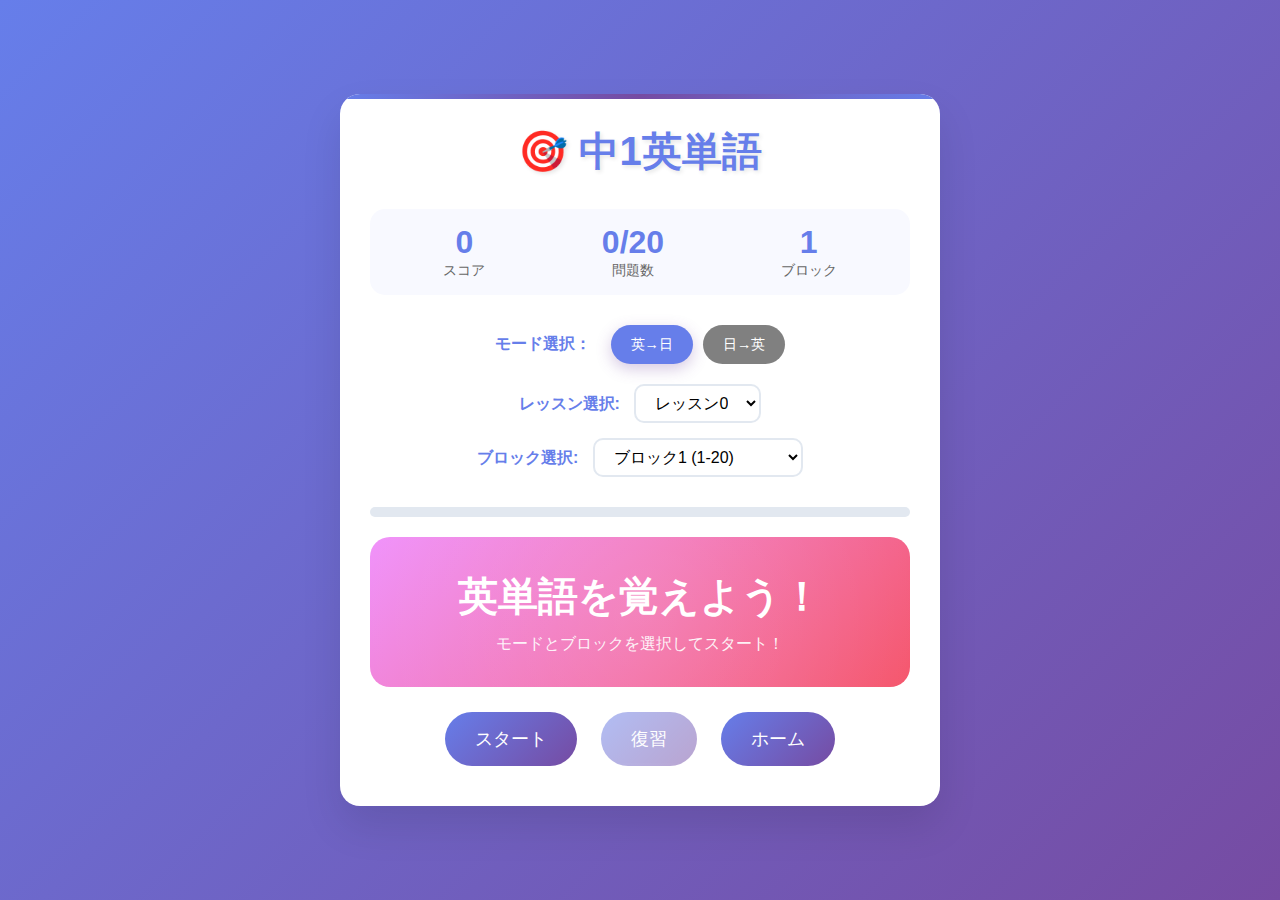
<file: english_word/english_word.html>
<!DOCTYPE html>
<html lang="ja">

<head>
    <meta charset="UTF-8">
    <meta name="viewport" content="width=device-width, initial-scale=1.0">
    <title>英単語学習ゲーム</title>
    <style>
        * {
            margin: 0;
            padding: 0;
            box-sizing: border-box;
        }

        body {
            font-family: 'Arial', sans-serif;
            background: linear-gradient(135deg, #667eea 0%, #764ba2 100%);
            min-height: 100vh;
            display: flex;
            justify-content: center;
            align-items: center;
            color: #333;
        }

        .game-container {
            background: white;
            border-radius: 20px;
            box-shadow: 0 20px 40px rgba(0, 0, 0, 0.1);
            padding: 30px;
            max-width: 600px;
            width: 90%;
            text-align: center;
            position: relative;
            overflow: hidden;
        }

        .game-container::before {
            content: '';
            position: absolute;
            top: 0;
            left: 0;
            right: 0;
            height: 5px;
            background: linear-gradient(90deg, #667eea, #764ba2, #667eea);
        }

        @keyframes shimmer {
            0% {
                transform: translateX(-100%);
            }

            100% {
                transform: translateX(100%);
            }
        }

        h1 {
            color: #667eea;
            margin-bottom: 30px;
            font-size: 2.5em;
            text-shadow: 2px 2px 4px rgba(0, 0, 0, 0.1);
        }

        .stats {
            display: flex;
            justify-content: space-around;
            margin-bottom: 30px;
            background: #f8f9ff;
            padding: 15px;
            border-radius: 15px;
        }

        .stat {
            text-align: center;
        }

        .stat-value {
            font-size: 2em;
            font-weight: bold;
            color: #667eea;
            display: block;
        }

        .stat-label {
            font-size: 0.9em;
            color: #666;
        }

        .game-modes {
            margin-bottom: 30px;
        }

        .mode-section {
            display: flex;
            gap: 10px;
            justify-content: center;
            align-items: center;
            flex-wrap: wrap;
            margin-bottom: 20px;
        }

        .mode-label {
            font-weight: bold;
            color: #667eea;
            margin-right: 10px;
        }

        .mode-buttons {
            display: flex;
            gap: 10px;
            flex-wrap: wrap;
        }

        .mode-btn {
            background: gray;
            color: white;
            border: none;
            padding: 10px 20px;
            border-radius: 25px;
            cursor: pointer;
            transition: all 0.3s ease;
            font-size: 0.9em;
        }

        .mode-btn:hover {
            background: #5a67d8;
            transform: translateY(-2px);
        }

        .mode-btn.active {
            background: #667eea;
            box-shadow: 0 5px 15px rgba(118, 75, 162, 0.3);
        }

        .question-card {
            background: linear-gradient(135deg, #f093fb 0%, #f5576c 100%);
            color: white;
            padding: 3px;
            border-radius: 20px;
            margin-bottom: 10px;
            min-height: 150px;
            display: flex;
            flex-direction: column;
            justify-content: center;
            position: relative;
            overflow: hidden;
        }

        .question-card::before {
            content: '';
            position: absolute;
            top: -50%;
            left: -50%;
            width: 200%;
            height: 200%;
            background: radial-gradient(circle, rgba(255, 255, 255, 0.1) 0%, transparent 50%);
            animation: float 6s ease-in-out infinite;
        }

        @keyframes float {

            0%,
            100% {
                transform: translate(0, 0) rotate(0deg);
            }

            50% {
                transform: translate(-20px, -10px) rotate(180deg);
            }
        }

        .question {
            font-size: 2.5em;
            font-weight: bold;
            margin-bottom: 10px;
            position: relative;
            z-index: 1;
        }

        .question-type {
            font-size: 1em;
            opacity: 0.9;
            position: relative;
            z-index: 1;
        }

        .choices {
            display: grid;
            grid-template-columns: repeat(auto-fit, minmax(200px, 1fr));
            gap: 5px;
            margin-bottom: 5px;
        }

        .choice-btn {
            background: white;
            border: 3px solid #e2e8f0;
            padding: 10px;
            border-radius: 15px;
            cursor: pointer;
            transition: all 0.3s ease;
            font-size: 1.1em;
            position: relative;
            overflow: hidden;
        }

        .choice-btn:hover {
            border-color: #667eea;
            transform: translateY(-3px);
            box-shadow: 0 10px 20px rgba(102, 126, 234, 0.2);
        }

        .choice-btn.correct {
            background: #48bb78;
            color: white;
            border-color: #48bb78;
            animation: bounce 0.5s ease;
        }

        .choice-btn.wrong {
            background: #f56565;
            color: white;
            border-color: #f56565;
            animation: shake 0.5s ease;
        }

        @keyframes bounce {

            0%,
            100% {
                transform: translateY(0);
            }

            50% {
                transform: translateY(-10px);
            }
        }

        @keyframes shake {

            0%,
            100% {
                transform: translateX(0);
            }

            25% {
                transform: translateX(-5px);
            }

            75% {
                transform: translateX(5px);
            }
        }

        .next-btn {
            background: linear-gradient(135deg, #667eea 0%, #764ba2 100%);
            color: white;
            border: none;
            padding: 15px 30px;
            border-radius: 30px;
            cursor: pointer;
            font-size: 1.1em;
            transition: all 0.3s ease;
            margin: 10px;
        }

        .next-btn:hover {
            transform: translateY(-2px);
            box-shadow: 0 10px 20px rgba(102, 126, 234, 0.3);
        }

        .block-selection {
            margin-top: 15px;
        }

        .block-selection label {
            display: inline-block;
            margin-right: 10px;
            font-weight: bold;
            color: #667eea;
        }

        .block-selection select {
            background: white;
            border: 2px solid #e2e8f0;
            border-radius: 10px;
            padding: 8px 15px;
            font-size: 1em;
            cursor: pointer;
            transition: border-color 0.3s ease;
        }

        .block-selection select:hover {
            border-color: #667eea;
        }

        .block-selection select:focus {
            outline: none;
            border-color: #667eea;
            box-shadow: 0 0 0 3px rgba(102, 126, 234, 0.1);
        }

        .result {
            margin-top: 5px;
            padding: 5px;
            border-radius: 10px;
            font-weight: bold;
        }

        .result.correct {
            background: #c6f6d5;
            color: #2f855a;
        }

        .result.wrong {
            background: #fed7d7;
            color: #c53030;
        }

        .progress-bar {
            width: 100%;
            height: 10px;
            background: #e2e8f0;
            border-radius: 5px;
            overflow: hidden;
            margin-bottom: 20px;
        }

        .progress-fill {
            height: 100%;
            background: linear-gradient(90deg, #667eea, #764ba2);
            transition: width 0.3s ease;
            border-radius: 5px;
        }

        .hidden {
            display: none;
        }

        @media (max-width: 600px) {
            .game-container {
                padding: 20px;
            }

            h1 {
                font-size: 2em;
            }

            .question {
                font-size: 2em;
            }

            .choices {
                grid-template-columns: 1fr;
            }

            .stats {
                flex-direction: column;
                gap: 10px;
            }

            .mode-section {
                flex-direction: column;
                gap: 15px;
            }
        }
    </style>
</head>

<body>
    <div class="game-container">
        <h1 id="gameTitle"></h1>
        <div class="stats">
            <div class="stat">
                <span class="stat-value" id="score">0</span>
                <span class="stat-label">スコア</span>
            </div>
            <div class="stat">
                <span class="stat-value" id="current">0</span>
                <span class="stat-label">問題数</span>
            </div>
            <div class="stat">
                <span class="stat-value" id="block">1</span>
                <span class="stat-label">ブロック</span>
            </div>
        </div>

        <div class="game-modes">
            <div class="mode-section">
                <span class="mode-label">モード選択：</span>
                <div class="mode-buttons">
                    <button class="mode-btn active" data-mode="japanese">英→日</button>
                    <button class="mode-btn" data-mode="english">日→英</button>
                </div>
            </div>
            <div class="block-selection">
                <label for="lessonSelect">レッスン選択:</label>
                <select id="lessonSelect" onchange="updateBlockOptions()"></select>
            </div>
            <div class="block-selection">
                <label for="blockSelect">ブロック選択:</label>
                <select id="blockSelect"></select>
            </div>
        </div>

        <div class="progress-bar">
            <div class="progress-fill" id="progress"></div>
        </div>

        <div class="question-card">
            <div class="question" id="question">英単語を覚えよう！</div>
            <div class="question-type" id="questionType">モードとブロックを選択してスタート！</div>
        </div>

        <div class="choices" id="choices"></div>

        <div class="result hidden" id="result"></div>

        <div>
            <button class="next-btn" id="startBtn" onclick="startGame()">スタート</button>
            <button class="next-btn" id="reviewBtn" onclick="startReview()">復習</button>
            <button class="next-btn hidden" id="nextBtn" onclick="nextQuestion()" disabled>次の問題</button>
            <button class="next-btn hidden" id="rememberedBtn" onclick="markAsRemembered()">覚えた</button>
            <button class="next-btn" id="resetBtn" onclick="resetGame()">ホーム</button>
        </div>
    </div>

    <script type="text/javascript" rel="script" src="vocabulary0.js"></script>
    <script type="text/javascript" rel="script" src="vocabulary1.js"></script>
    <script type="text/javascript" rel="script" src="vocabulary2.js"></script>
    <script type="text/javascript" rel="script" src="vocabulary3.js"></script>

    <script>
        let gameState = {
            mode: 'japanese',
            currentQuestion: null,
            score: 0,
            currentLesson: 1,
            currentBlock: 1,
            questionInBlock: 0,
            totalQuestions: 0,
            isAnswered: false,
            currentBlockWords: [],
            allBlocks: [],
            isReviewMode: false,
            reviewWords: []
        };


        // URLのGETパラメータからlevelを取得し、対応する単語帳をセット
        let vocabulary = null;
        const urlParams = new URLSearchParams(window.location.search);
        const level = urlParams.get('level');
        const localStorageKey = `wrongAnswers_level_${level}`;

        switch (level) {
            case '0':
                vocabulary = vocabulary0;
                document.getElementById('gameTitle').textContent = '🎯 小学英単語';
                break;
            case '2':
                vocabulary = vocabulary2;
                document.getElementById('gameTitle').textContent = '🎯 中2英単語';
                break;
            case '3':
                vocabulary = vocabulary3;
                document.getElementById('gameTitle').textContent = '🎯 中3英単語';
                break;
            default:
                vocabulary = vocabulary1;
                document.getElementById('gameTitle').textContent = '🎯 中1英単語';
                break;
        }

        function initLessonOptions() {
            const lessonSelect = document.getElementById('lessonSelect');
            lessonSelect.innerHTML = '';


            const lessons = [...new Set(vocabulary.map(w => w.lesson))];
            lessons.forEach(lesson => {
                const wordsInLesson = vocabulary.filter(w => w.lesson === lesson);
                const start = vocabulary.findIndex(w => w.lesson === lesson) + 1;
                const end = start + wordsInLesson.length - 1;
                const option = document.createElement('option');
                option.value = lesson;
                option.textContent = `レッスン${lesson}`;
                lessonSelect.appendChild(option);
            });
        }
        function updateBlockOptions() {
            const lesson = parseInt(document.getElementById('lessonSelect').value);
            const wordsInLesson = vocabulary.filter(w => w.lesson === lesson);
            const blockCount = Math.ceil(wordsInLesson.length / 20);

            const blockSelect = document.getElementById('blockSelect');
            blockSelect.innerHTML = '';

            for (let i = 1; i <= blockCount; i++) {
                const start = (i - 1) * 20 + 1;
                const end = Math.min(i * 20, wordsInLesson.length);
                const option = document.createElement('option');
                option.value = i;
                option.textContent = `ブロック${i} (${start}-${end})`;
                blockSelect.appendChild(option);
            }
        }


        function disableGameControls(disable) {
            const modeButtons = document.querySelectorAll('.mode-btn');
            const blockSelect = document.getElementById('blockSelect');

            if (disable) {
                document.querySelector('.game-modes').classList.add('disabled-controls');
                modeButtons.forEach(btn => btn.disabled = true);
                blockSelect.disabled = true;
            } else {
                document.querySelector('.game-modes').classList.remove('disabled-controls');
                modeButtons.forEach(btn => btn.disabled = false);
                blockSelect.disabled = false;
            }
        }

        // Save wrong answers to memory (localStorage not supported)
        let wrongAnswers = [];

        // Save wrong answers to localStorage
        function saveWrongAnswer(word, mode) {
            let wrongAnswers = JSON.parse(localStorage.getItem(localStorageKey) || '[]');
            const exists = wrongAnswers.find(item =>
                item.english === word.english && item.mode === mode
            );
            if (!exists) {
                wrongAnswers.push({
                    english: word.english,
                    japanese: word.japanese,
                    mode: mode,
                    // timestamp: Date.now()
                });
                localStorage.setItem(localStorageKey, JSON.stringify(wrongAnswers));
            }
        }

        // Get wrong answers from localStorage
        function getWrongAnswers() {
            return JSON.parse(localStorage.getItem(localStorageKey) || '[]');
        }

        // Remove wrong answer from localStorage
        function removeWrongAnswer(word, mode) {
            let wrongAnswers = JSON.parse(localStorage.getItem(localStorageKey) || '[]');
            wrongAnswers = wrongAnswers.filter(item =>
                !(item.english === word.english && item.mode === mode)
            );
            localStorage.setItem(localStorageKey, JSON.stringify(wrongAnswers));
        }

        // Mark as remembered function
        function markAsRemembered() {
            if (!gameState.isReviewMode || !gameState.currentQuestion) return;

            // Remove from wrong answers list
            removeWrongAnswer(gameState.currentQuestion.correctWord, gameState.mode);

            // Update review button state
            updateReviewButtonState();

            // Show feedback
            const resultElement = document.getElementById('result');
            resultElement.textContent = '✅ この問題を復習リストから削除しました！';
            resultElement.className = 'result correct';
            resultElement.classList.remove('hidden');

            // Hide the remembered button and enable next button
            document.getElementById('rememberedBtn').classList.add('hidden');
            document.getElementById('nextBtn').disabled = false;
        }

        // Mode button event listeners
        document.querySelectorAll('.mode-btn').forEach(btn => {
            btn.addEventListener('click', (e) => {
                document.querySelectorAll('.mode-btn').forEach(b => b.classList.remove('active'));
                e.target.classList.add('active');
                gameState.mode = e.target.dataset.mode;
            });
        });

        function shuffleArray(array) {
            const shuffled = [...array];
            for (let i = shuffled.length - 1; i > 0; i--) {
                const j = Math.floor(Math.random() * (i + 1));
                [shuffled[i], shuffled[j]] = [shuffled[j], shuffled[i]];
            }
            return shuffled;
        }

        function getRandomWords(excludeWord, count = 3) {
            const availableWords = vocabulary.filter(word => word !== excludeWord);
            return shuffleArray(availableWords).slice(0, count);
        }


        function initializeBlocks() {
            const selectedLesson = parseInt(document.getElementById('lessonSelect').value);
            const selectedBlock = parseInt(document.getElementById('blockSelect').value);

            gameState.currentLesson = selectedLesson;
            gameState.currentBlock = selectedBlock;
            gameState.score = 0;
            gameState.questionInBlock = 0;

            const wordsInLesson = vocabulary.filter(w => w.lesson === selectedLesson);
            const startIndex = (selectedBlock - 1) * 20;
            const wordsForBlock = wordsInLesson.slice(startIndex, startIndex + 20);

            gameState.currentBlockWords = shuffleArray(wordsForBlock);
            gameState.totalQuestionsInBlock = gameState.currentBlockWords.length;
        }

        function initializeReviewMode() {
            const wrongAnswersList = getWrongAnswers();
            gameState.reviewWords = wrongAnswersList.map(item => ({
                english: item.english,
                japanese: item.japanese,
            }));
            gameState.currentBlockWords = [...gameState.reviewWords];
            gameState.isReviewMode = true;
            gameState.score = 0; // Reset score for review
            gameState.questionInBlock = 0;
        }

        function generateQuestion() {
            // If current block is finished
            if (gameState.currentBlockWords.length === 0) {
                if (gameState.isReviewMode) {
                    showReviewComplete();
                    return null;
                } else {
                    showBlockComplete();
                    return null;
                }
            }

            const correctWordIndex = Math.floor(Math.random() * gameState.currentBlockWords.length);
            const correctWord = gameState.currentBlockWords[correctWordIndex];
            gameState.currentBlockWords.splice(correctWordIndex, 1);

            let questionText, questionType, choices;
            let currentMode = gameState.mode;

            if (currentMode === 'japanese') {
                questionText = correctWord.english;
                questionType = gameState.isReviewMode ?
                    "【復習】この英単語の日本語は？" :
                    "この英単語の日本語は？";
                const wrongWords = getRandomWords(correctWord);
                choices = shuffleArray([
                    { text: correctWord.japanese, correct: true },
                    ...wrongWords.map(word => ({ text: word.japanese, correct: false }))
                ]);
            } else {
                questionText = correctWord.japanese;
                questionType = gameState.isReviewMode ?
                    "【復習】この日本語の英単語は？" :
                    "この日本語の英単語は？";
                const wrongWords = getRandomWords(correctWord);
                choices = shuffleArray([
                    { text: correctWord.english, correct: true },
                    ...wrongWords.map(word => ({ text: word.english, correct: false }))
                ]);
            }

            return {
                question: questionText,
                questionType: questionType,
                choices: choices,
                correctWord: correctWord
            };
        }

        function displayQuestion() {
            const question = generateQuestion();
            if (!question) return; // Block finished or game complete

            gameState.currentQuestion = question;
            gameState.isAnswered = false;

            document.getElementById('question').textContent = gameState.currentQuestion.question;
            document.getElementById('questionType').textContent = gameState.currentQuestion.questionType;

            const choicesContainer = document.getElementById('choices');
            choicesContainer.innerHTML = '';

            gameState.currentQuestion.choices.forEach((choice, index) => {
                const button = document.createElement('button');
                button.className = 'choice-btn';
                button.textContent = choice.text;
                button.onclick = () => selectAnswer(choice, button);
                choicesContainer.appendChild(button);
            });

            document.getElementById('nextBtn').disabled = true;
            document.getElementById('result').classList.add('hidden');

            // Show "覚えた" button only in review mode
            if (gameState.isReviewMode) {
                document.getElementById('rememberedBtn').classList.remove('hidden');
            } else {
                document.getElementById('rememberedBtn').classList.add('hidden');
            }
        }

        function selectAnswer(selectedChoice, buttonElement) {
            if (gameState.isAnswered) return;

            gameState.isAnswered = true;
            gameState.totalQuestions++;

            const isCorrect = selectedChoice.correct;
            const resultElement = document.getElementById('result');

            // Update button styles
            document.querySelectorAll('.choice-btn').forEach(btn => {
                const choice = gameState.currentQuestion.choices.find(c => c.text === btn.textContent);
                if (choice.correct) {
                    btn.classList.add('correct');
                } else if (btn === buttonElement && !isCorrect) {
                    btn.classList.add('wrong');
                }
                btn.onclick = null; // Disable further clicks
            });

            if (isCorrect) {
                gameState.score += 5;
                resultElement.textContent = `🎉 正解！ +5ポイント`;
                resultElement.className = 'result correct';
            } else {
                // Save wrong answer for review
                saveWrongAnswer(gameState.currentQuestion.correctWord, gameState.mode);
                const correctAnswer = gameState.currentQuestion.choices.find(c => c.correct);
                resultElement.textContent = `❌ 不正解... 正解は「${correctAnswer.text}」です`;
                resultElement.className = 'result wrong';
            }

            resultElement.classList.remove('hidden');
            document.getElementById('nextBtn').disabled = false;

            if (gameState.isReviewMode) {
                if (isCorrect) {
                    document.getElementById('rememberedBtn').classList.remove('hidden');
                } else {
                    document.getElementById('rememberedBtn').classList.add('hidden');
                }
            }

            updateStats();
            updateProgress();
        }

        function showBlockComplete() {
            disableGameControls(false); // Re-enable controls when block is complete

            if (gameState.allBlocks.length > 0 && gameState.allBlocks[gameState.currentBlock - 1]) {
                const maxQuestions = gameState.allBlocks[gameState.currentBlock - 1].length;
                document.getElementById('question').textContent = `ブロック${gameState.currentBlock}完了！`;
                document.getElementById('questionType').textContent = `スコア: ${gameState.score}/${maxQuestions * 5}点`;
            } else {
                document.getElementById('question').textContent = `ブロック完了！`;
                document.getElementById('questionType').textContent = `スコア: ${gameState.score}点`;
            }
            document.getElementById('choices').innerHTML = '';
            document.getElementById('result').textContent = '🎊 お疲れ様でした！他のブロックも挑戦してみましょう。';
            document.getElementById('result').className = 'result correct';
            document.getElementById('result').classList.remove('hidden');
            document.getElementById('nextBtn').classList.add('hidden');
            document.getElementById('startBtn').classList.remove('hidden');
            document.getElementById('reviewBtn').classList.remove('hidden');
        }

        function showReviewComplete() {
            disableGameControls(false); // Re-enable controls when review is complete

            const totalReview = gameState.reviewWords.length;
            document.getElementById('question').textContent = '復習完了！';
            document.getElementById('questionType').textContent = `スコア: ${gameState.score}/${totalReview * 5}点`;
            document.getElementById('choices').innerHTML = '';
            document.getElementById('result').textContent = '🏆 復習お疲れ様でした！間違いを克服できましたね。';
            document.getElementById('result').className = 'result correct';
            document.getElementById('result').classList.remove('hidden');
            document.getElementById('nextBtn').classList.add('hidden');
            document.getElementById('startBtn').classList.remove('hidden');
            document.getElementById('reviewBtn').classList.remove('hidden');
        }

        function updateStats() {
            document.getElementById('score').textContent = gameState.score;
            if (gameState.isReviewMode) {
                const totalReview = gameState.reviewWords.length;
                const remaining = gameState.currentBlockWords.length;
                document.getElementById('current').textContent = `${totalReview - remaining}/${totalReview}`;
                document.getElementById('block').textContent = '復習';
            } else {
                if (gameState.allBlocks.length > 0 && gameState.allBlocks[gameState.currentBlock - 1]) {
                    const maxQuestions = gameState.allBlocks[gameState.currentBlock - 1].length;
                    const remaining = gameState.currentBlockWords.length;
                    document.getElementById('current').textContent = `${maxQuestions - remaining}/${maxQuestions}`;
                } else {
                    document.getElementById('current').textContent = `0/20`;
                }
                document.getElementById('block').textContent = gameState.currentBlock;
            }
        }

        function updateProgress() {
            if (gameState.isReviewMode) {
                const totalReview = gameState.reviewWords.length;
                if (totalReview > 0) {
                    const remaining = gameState.currentBlockWords.length;
                    const progress = ((totalReview - remaining) / totalReview) * 100;
                    document.getElementById('progress').style.width = `${progress}%`;
                } else {
                    document.getElementById('progress').style.width = '0%';
                }
            } else {
                if (gameState.allBlocks.length > 0 && gameState.allBlocks[gameState.currentBlock - 1]) {
                    const maxQuestions = gameState.allBlocks[gameState.currentBlock - 1].length;
                    const remaining = gameState.currentBlockWords.length;
                    const progress = ((maxQuestions - remaining) / maxQuestions) * 100;
                    document.getElementById('progress').style.width = `${progress}%`;
                } else {
                    document.getElementById('progress').style.width = '0%';
                }
            }
        }

        function startGame() {
            gameState.isReviewMode = false;
            initializeBlocks();

            disableGameControls(true); // Disable controls during game

            document.getElementById('startBtn').classList.add('hidden');
            document.getElementById('reviewBtn').classList.add('hidden');
            document.getElementById('nextBtn').classList.remove('hidden');
            document.getElementById('nextBtn').textContent = '次の問題';

            // Remove any existing review info
            const existingInfo = document.querySelector('.review-info');
            if (existingInfo) {
                existingInfo.remove();
            }

            displayQuestion();
        }

        function startReview() {
            const wrongAnswersList = getWrongAnswers();
            if (wrongAnswersList.length === 0) {
                alert('復習する問題がありません。まずは通常のゲームを行ってください。');
                return;
            }

            gameState.isReviewMode = true;
            initializeReviewMode();

            disableGameControls(true); // Disable controls during review

            document.getElementById('startBtn').classList.add('hidden');
            document.getElementById('reviewBtn').classList.add('hidden');
            document.getElementById('nextBtn').classList.remove('hidden');
            document.getElementById('nextBtn').textContent = '次の問題';

            // Remove any existing review info first
            const existingInfo = document.querySelector('.review-info');
            if (existingInfo) {
                existingInfo.remove();
            }

            // Add new review info
            const reviewInfo = document.createElement('div');
            reviewInfo.className = 'review-info';
            reviewInfo.textContent = `復習モード: ${wrongAnswersList.length}問の間違った問題を復習します`;
            document.querySelector('.progress-bar').after(reviewInfo);

            displayQuestion();
        }

        function nextQuestion() {
            displayQuestion();
        }

        function resetGame() {
            gameState = {
                mode: gameState.mode,
                currentQuestion: null,
                score: 0,
                currentBlock: 1,
                questionInBlock: 0,
                totalQuestions: 0,
                isAnswered: false,
                currentBlockWords: [],
                allBlocks: [],
                isReviewMode: false,
                reviewWords: []
            };

            disableGameControls(false); // Re-enable controls

            updateStats();
            updateProgress();

            document.getElementById('startBtn').classList.remove('hidden');
            document.getElementById('reviewBtn').classList.remove('hidden');
            document.getElementById('nextBtn').classList.add('hidden');
            document.getElementById('rememberedBtn').classList.add('hidden');
            document.getElementById('rememberedBtn').classList.add('hidden');
            document.getElementById('nextBtn').textContent = '次の問題';
            document.getElementById('result').classList.add('hidden');
            document.getElementById('question').textContent = '英単語を覚えよう！';
            document.getElementById('questionType').textContent = 'モードとブロックを選択してスタート！';
            document.getElementById('choices').innerHTML = '';

            // Remove review info if exists
            const existingInfo = document.querySelector('.review-info');
            if (existingInfo) {
                existingInfo.remove();
            }

            // Update review button state
            updateReviewButtonState();
        }

        function updateReviewButtonState() {
            const wrongAnswers = getWrongAnswers();
            const reviewBtn = document.getElementById('reviewBtn');
            if (wrongAnswers.length === 0) {
                reviewBtn.style.opacity = '0.5';
                reviewBtn.title = '復習する問題がありません';
            } else {
                reviewBtn.style.opacity = '1';
                reviewBtn.title = `${wrongAnswers.length}問の復習問題があります`;
            }
        }

        // Initialize the game
        updateStats();
        updateProgress();
        updateReviewButtonState();
        initLessonOptions();
        updateBlockOptions();
    </script>
</body>

</html>
</file>
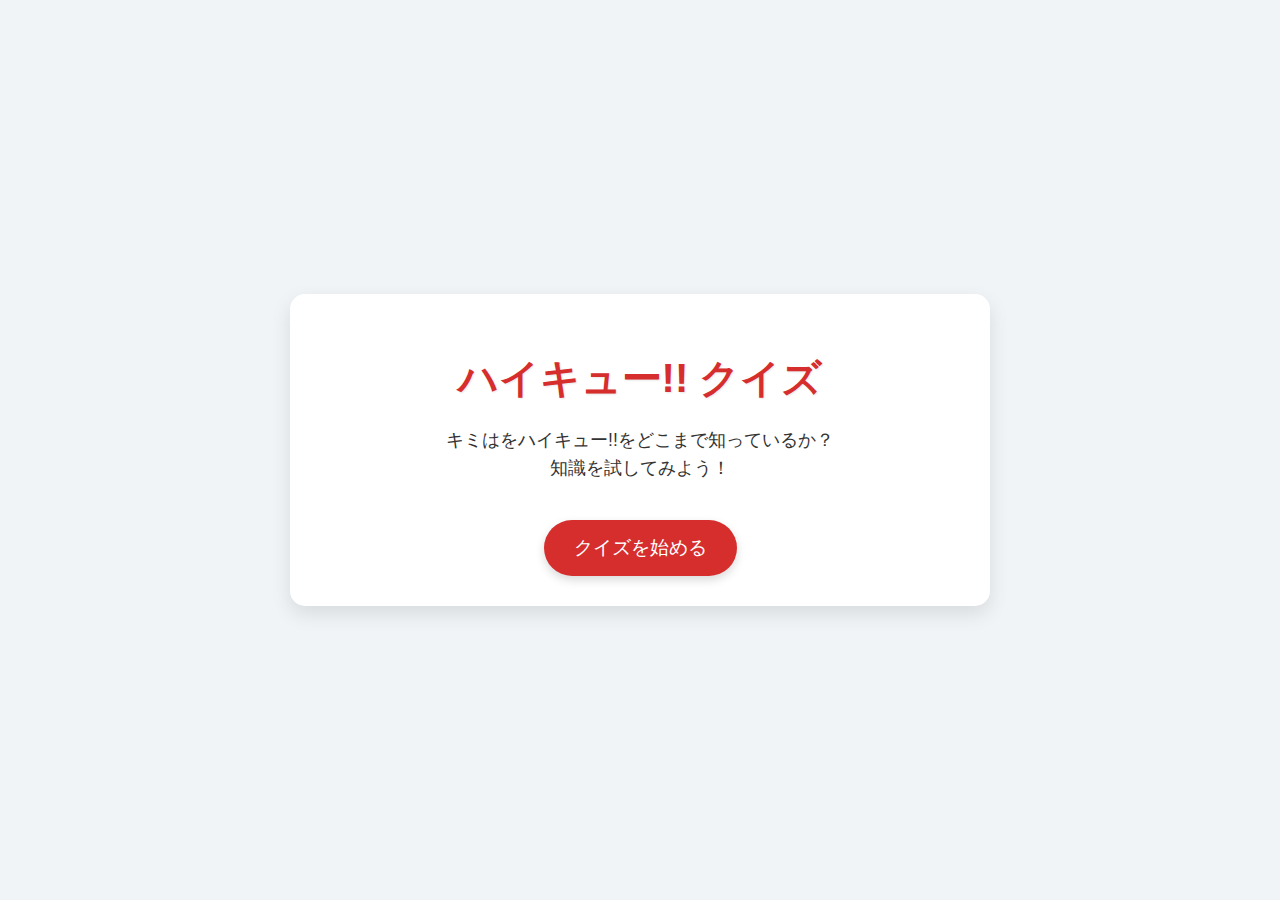
<file: haikyu/haikyu.html>
<!DOCTYPE html>
<html lang="ja">

<head>
  <meta name=”robots” content=”noindex”>
  <meta name=”robots” content=”nofollow”>
  <meta charset="UTF-8">
  <meta name="viewport" content="width=device-width, initial-scale=1.0">
  <title>ハイキュー!! クイズ</title>
  <style>
    body {
      font-family: 'Arial', sans-serif;
      background-color: #f0f4f7;
      color: #333;
      text-align: center;
      margin: 0;
      padding: 0;
      display: flex;
      justify-content: center;
      align-items: center;
      min-height: 100vh;
    }

    .container {
      width: 90%;
      max-width: 700px;
      background-color: #ffffff;
      border-radius: 15px;
      box-shadow: 0 8px 20px rgba(0, 0, 0, 0.1);
      padding: 30px;
      box-sizing: border-box;
    }

    h1 {
      color: #d62d2d;
      font-size: 2.5em;
      margin-bottom: 20px;
      text-shadow: 1px 1px 2px rgba(0, 0, 0, 0.1);
    }

    h2 {
      color: #4a4a4a;
      font-size: 1.8em;
      margin-top: 0;
      text-align: left;
    }

    p {
      font-size: 1.1em;
      line-height: 1.6;
    }

    .btn {
      background-color: #d62d2d;
      color: #fff;
      border: none;
      padding: 15px 30px;
      font-size: 1.2em;
      cursor: pointer;
      border-radius: 50px;
      transition: background-color 0.3s, transform 0.2s;
      box-shadow: 0 4px 10px rgba(0, 0, 0, 0.15);
      margin-top: 20px;
    }

    .btn:hover {
      background-color: #b82525;
      transform: translateY(-2px);
    }

    .btn:active {
      transform: translateY(0);
    }

    .choices-container {
      display: flex;
      flex-direction: column;
      gap: 15px;
      margin-top: 25px;
    }

    .choice-btn {
      background-color: #f7f7f7;
      border: 2px solid #ddd;
      color: #333;
      padding: 15px;
      font-size: 1.1em;
      cursor: pointer;
      border-radius: 10px;
      transition: background-color 0.2s, border-color 0.2s;
      text-align: left;
      width: 100%;
    }

    .choice-btn:hover {
      background-color: #e9e9e9;
      border-color: #d62d2d;
    }

    .correct {
      background-color: #d4edda;
      border-color: #4CAF50;
      color: #155724;
    }

    .incorrect {
      background-color: #f8d7da;
      border-color: #dc3545;
      color: #721c24;
    }

    .hidden {
      display: none;
    }

    .result-container {
      animation: fadeIn 1s ease-in-out;
    }

    @keyframes fadeIn {
      from {
        opacity: 0;
        transform: translateY(20px);
      }

      to {
        opacity: 1;
        transform: translateY(0);
      }
    }

    #progress {
      font-size: 1em;
      color: #888;
      margin-top: 10px;
      text-align: right;
    }

    @media (max-width: 600px) {
      h1 {
        font-size: 2em;
      }

      .btn,
      .choice-btn {
        font-size: 1em;
        padding: 12px 25px;
      }
    }
  </style>
</head>

<body>

  <div class="container">
    <div id="start-screen">
      <h1>ハイキュー!! クイズ</h1>
      <p>キミはをハイキュー!!をどこまで知っているか？<br>知識を試してみよう！</p>
      <button id="start-btn" class="btn">クイズを始める</button>
    </div>

    <div id="quiz-screen" class="hidden">
      <h2 id="question-text"></h2>
      <div id="choices-container" class="choices-container"></div>
      <div id="progress"></div>
      <button id="reset-btn" class="btn">最初からやり直す</button>
    </div>

    <div id="result-screen" class="hidden result-container">
      <h1>クイズ終了！</h1>
      <h2 id="result-text"></h2>
      <p id="score-text"></p>
      <button id="retry-btn" class="btn">もう一度挑戦する</button>
    </div>
  </div>

  <script>
    const quizzes = [
      {
        question: "烏野高校バレーボール部の主人公の名前は？",
        choices: ["日向翔陽", "影山飛雄", "澤村大地", "東峰旭"],
        answer: "日向翔陽"
      },
      {
        question: "影山飛雄の中学時代のあだ名は？",
        choices: ["キング", "天才セッター", "独裁王", "コート上の王様"],
        answer: "コート上の王様"
      },
      {
        question: "烏野高校バレー部の監督は誰？",
        choices: ["武田一徹", "烏養繋心", "及川徹", "黒尾鉄朗"],
        answer: "烏養繋心"
      },
      {
        question: "日向翔陽の身長は？",
        choices: ["162.8cm", "164.2cm", "160.5cm", "163.1cm"],
        answer: "162.8cm"
      },
      {
        question: "青葉城西高校のキャプテンは？",
        choices: ["及川徹", "岩泉一", "金田一勇太郎", "国見英"],
        answer: "及川徹"
      },
      {
        question: "音駒高校の「ブレイン」と呼ばれる選手は？",
        choices: ["黒尾鉄朗", "孤爪研磨", "海信行", "夜久衛輔"],
        answer: "孤爪研磨"
      },
      {
        question: "烏野高校の背番号10番を付けている選手は？",
        choices: ["日向翔陽", "影山飛雄", "澤村大地", "菅原孝支"],
        answer: "日向翔陽"
      },
      {
        question: "白鳥沢学園のエースアタッカーは？",
        choices: ["牛島若利", "天童覚", "白布賢二郎", "大平獅音"],
        answer: "牛島若利"
      },
      {
        question: "烏野の「守護神」と呼ばれた元選手は？",
        choices: ["西谷夕", "東峰旭", "澤村大地", "西谷夕の先輩"],
        answer: "西谷夕の先輩"
      },
      {
        question: "日向が最初に憧れた「小さな巨人」の背番号は？",
        choices: ["9番", "10番", "11番", "12番"],
        answer: "10番"
      },
      {
        question: "春高バレーの正式名称は？",
        choices: ["全国高等学校バレーボール選手権大会", "春の高校バレー", "全日本高校選手権", "全国高校総体"],
        answer: "全国高等学校バレーボール選手権大会"
      },
      {
        question: "伊達工業高校のキャプテンは？",
        choices: ["青根高伸", "二口堅治", "作並浩輔", "茂庭要"],
        answer: "青根高伸"
      },
      {
        question: "梟谷学園の「世界で5本の指に入る」スパイカーは？",
        choices: ["木兎光太郎", "赤葦京治", "鷲匠鋭", "小見春樹"],
        answer: "木兎光太郎"
      },
      {
        question: "影山の好きな食べ物は？",
        choices: ["牛乳", "飛雄の好物", "からあげ", "カレー"],
        answer: "牛乳"
      },
      {
        question: "烏野高校の制服の色は？",
        choices: ["黒", "紺", "グレー", "茶色"],
        answer: "黒"
      },
      {
        question: "日向が通っていた中学校は？",
        choices: ["雪ヶ丘中学校", "北川第一中学校", "湯本中学校", "雪が丘中学校"],
        answer: "雪ヶ丘中学校"
      },
      {
        question: "烏野のリベロ西谷夕の身長は？",
        choices: ["159.3cm", "158.3cm", "160.1cm", "157.2cm"],
        answer: "159.3cm"
      },
      {
        question: "青葉城西の副キャプテンは？",
        choices: ["岩泉一", "松川一静", "花巻貴大", "国見英"],
        answer: "岩泉一"
      },
      {
        question: "音駒高校の監督は？",
        choices: ["猫又育史", "烏養繋心", "入畑監督", "鷲匠監督"],
        answer: "猫又育史"
      },
      {
        question: "日向の妹の名前は？",
        choices: ["日向夏", "日向咲", "日向花", "日向桜"],
        answer: "日向夏"
      },
      {
        question: "烏野高校がある都道府県は？",
        choices: ["宮城県", "岩手県", "山形県", "福島県"],
        answer: "宮城県"
      },
      {
        question: "及川徹の得意技は？",
        choices: ["ジャンプサーブ", "サーブ", "スパイク", "ブロック"],
        answer: "サーブ"
      },
      {
        question: "烏野の応援団長の職業は？",
        choices: ["太鼓店店主", "八百屋", "肉屋", "魚屋"],
        answer: "太鼓店店主"
      },
      {
        question: "月島蛍の兄の名前は？",
        choices: ["月島明光", "月島秋人", "月島昭人", "月島明人"],
        answer: "月島明光"
      },
      {
        question: "田中龍之介の妹の名前は？",
        choices: ["田中冴子", "田中聡子", "田中佐和子", "田中紗季"],
        answer: "田中冴子"
      },
      {
        question: "烏野のマネージャー清水潔子の後任は？",
        choices: ["谷地仁花", "夜久衛輔", "山本猛虎", "谷地ちゃん"],
        answer: "谷地仁花"
      },
      {
        question: "日向が合宿で出会った「小さな巨人」のモデルとなった人物は？",
        choices: ["天内叶歌", "立花慎之介", "及川徹", "武田一徹"],
        answer: "天内叶歌"
      },
      {
        question: "白鳥沢学園の校風は？",
        choices: ["シンプル・イズ・ベスト", "質実剛健", "文武両道", "自由闊達"],
        answer: "シンプル・イズ・ベスト"
      },
      {
        question: "稲荷崎高校のキャプテンは？",
        choices: ["北信介", "宮侑", "宮治", "角名倫太郎"],
        answer: "北信介"
      },
      {
        question: "宮兄弟の兄はどっち？",
        choices: ["宮治", "宮侑", "同い年", "不明"],
        answer: "宮治"
      },
      {
        question: "烏野が春高で戦った最初の相手校は？",
        choices: ["常波高校", "椿原学園", "角川学園", "伊達工業"],
        answer: "椿原学園"
      },
      {
        question: "影山が高校で初めて決めた速攻のコンビ名は？",
        choices: ["変人速攻", "奇襲攻撃", "超速攻", "神速攻撃"],
        answer: "変人速攻"
      },
      {
        question: "烏野の元コーチで現在は農家をしている人は？",
        choices: ["烏養一繋", "上野隆雄", "田中龍之介の父", "澤村大地の父"],
        answer: "烏養一繋"
      },
      {
        question: "音駒高校の「血液」と呼ばれるポジションの選手は？",
        choices: ["夜久衛輔", "海信行", "黒尾鉄朗", "孤爪研磨"],
        answer: "夜久衛輔"
      },
      {
        question: "春高で烏野が青葉城西と戦ったのは何回戦？",
        choices: ["1回戦", "2回戦", "3回戦", "準々決勝"],
        answer: "2回戦"
      },
      {
        question: "月島蛍のポジションは？",
        choices: ["ミドルブロッカー", "アウトサイドヒッター", "セッター", "リベロ"],
        answer: "ミドルブロッカー"
      },
      {
        question: "梟谷学園の監督の特徴は？",
        choices: ["白髪", "坊主頭", "長髪", "帽子着用"],
        answer: "白髪"
      },
      {
        question: "孤爪研磨の髪色は？",
        choices: ["金髪", "茶髪", "黒髪", "銀髪"],
        answer: "金髪"
      },
      {
        question: "影山飛雄の背番号は？",
        choices: ["9番", "1番", "2番", "11番"],
        answer: "9番"
      },
      {
        question: "東京遠征で烏野が合宿した場所は？",
        choices: ["音駒高校", "梟谷学園", "森然高校", "生川高校"],
        answer: "音駒高校"
      },
      {
        question: "及川徹の愛称は？",
        choices: ["オイカワ", "及川さん", "トオル", "キャプテン"],
        answer: "オイカワ"
      },
      {
        question: "烏野の顧問教師の担当科目は？",
        choices: ["現代文", "古典", "英語", "数学"],
        answer: "現代文"
      },
      {
        question: "木兎光太郎の口癖は？",
        choices: ["ヘイヘイヘイ！", "うっす！", "よっしゃー！", "エーススパイク！"],
        answer: "ヘイヘイヘイ！"
      },
      {
        question: "稲荷崎高校がある都道府県は？",
        choices: ["兵庫県", "大阪府", "奈良県", "京都府"],
        answer: "兵庫県"
      },
      {
        question: "宮侑のポジションは？",
        choices: ["セッター", "アタッカー", "リベロ", "ミドルブロッカー"],
        answer: "セッター"
      },
      {
        question: "烏野が初めて全国大会に出場したのはいつ？",
        choices: ["物語開始から1年目", "物語開始から2年目", "物語開始前", "物語開始から3年目"],
        answer: "物語開始から1年目"
      },
      {
        question: "春高で烏野が敗退したのは？",
        choices: ["準々決勝", "準決勝", "決勝", "3位決定戦"],
        answer: "準々決勝"
      },
      {
        question: "作者の古舘春一さんが連載前に描いた読み切り作品のタイトルは？",
        choices: ["ハイキュー！！", "詭弁学派、四ッ谷先輩の怪談。", "四ッ谷先輩の怪談", "バレーボール少年"],
        answer: "詭弁学派、四ッ谷先輩の怪談。"
      },
      {
        question: "アニメ版で日向翔陽の声を担当した声優は？",
        choices: ["村瀬歩", "石川界人", "日野聡", "内山昂輝"],
        answer: "村瀬歩"
      },
      {
        question: "ハイキュー!!の連載が開始されたのは何年？",
        choices: ["2012年", "2011年", "2013年", "2010年"],
        answer: "2012年"
      }
    ];

    const startScreen = document.getElementById('start-screen');
    const quizScreen = document.getElementById('quiz-screen');
    const resultScreen = document.getElementById('result-screen');
    const startBtn = document.getElementById('start-btn');
    const retryBtn = document.getElementById('retry-btn');
    const resetBtn = document.getElementById('reset-btn');
    const questionText = document.getElementById('question-text');
    const choicesContainer = document.getElementById('choices-container');
    const progressText = document.getElementById('progress');
    const resultText = document.getElementById('result-text');
    const scoreText = document.getElementById('score-text');

    let currentQuizIndex = 0;
    let score = 0;
    let shuffledQuizzes = [];

    startBtn.addEventListener('click', startQuiz);
    retryBtn.addEventListener('click', retryQuiz);
    resetBtn.addEventListener('click', resetQuiz);

    // 配列をシャッフルする関数
    function shuffleArray(array) {
      for (let i = array.length - 1; i > 0; i--) {
        const j = Math.floor(Math.random() * (i + 1));
        [array[i], array[j]] = [array[j], array[i]];
      }
    }

    function startQuiz() {
      startScreen.classList.add('hidden');
      quizScreen.classList.remove('hidden');
      currentQuizIndex = 0;
      score = 0;
      // クイズの配列をシャッフル
      shuffledQuizzes = [...quizzes];
      shuffleArray(shuffledQuizzes);
      loadQuiz();
    }

    function retryQuiz() {
      resultScreen.classList.add('hidden');
      startScreen.classList.remove('hidden');
    }

    function resetQuiz() {
      resultScreen.classList.add('hidden');
      startScreen.classList.remove('hidden');
      quizScreen.classList.add('hidden');
      currentQuizIndex = 0;
      score = 0;
    }

    function loadQuiz() {
      if (currentQuizIndex < shuffledQuizzes.length) {
        const currentQuiz = shuffledQuizzes[currentQuizIndex];
        questionText.innerHTML = currentQuiz.question;
        choicesContainer.innerHTML = '';
        // 変更箇所: progressTextにスコアも表示するように修正
        progressText.textContent = `第${currentQuizIndex + 1}問 / 全${quizzes.length}問 (スコア: ${score}点)`;

        // 選択肢の配列をシャッフル
        const shuffledChoices = [...currentQuiz.choices];
        shuffleArray(shuffledChoices);

        shuffledChoices.forEach(choice => {
          const button = document.createElement('button');
          button.innerHTML = choice;
          button.classList.add('choice-btn');
          button.addEventListener('click', () => checkAnswer(choice, currentQuiz.answer));
          choicesContainer.appendChild(button);
        });
      } else {
        showResult();
      }
    }

    function checkAnswer(selectedChoice, correctAnswer) {
      const buttons = choicesContainer.querySelectorAll('.choice-btn');
      let isCorrect = (selectedChoice === correctAnswer);

      buttons.forEach(button => {
        if (button.innerHTML === correctAnswer) {
          button.classList.add('correct');
        } else if (button.innerHTML === selectedChoice) {
          button.classList.add('incorrect');
        }
        button.disabled = true;
      });

      if (isCorrect) {
        score++;
        // 変更箇所: 正解の場合に「正解！」を表示
        const message = document.createElement('div');
        message.textContent = '正解！';
        message.style.color = '#4CAF50';
        message.style.fontSize = '1.5em';
        message.style.fontWeight = 'bold';
        message.style.marginTop = '10px';
        choicesContainer.appendChild(message);
      } else {
        // 変更箇所: 不正解の場合に「不正解…」を表示
        const message = document.createElement('div');
        message.textContent = '不正解…';
        message.style.color = '#dc3545';
        message.style.fontSize = '1.5em';
        message.style.fontWeight = 'bold';
        message.style.marginTop = '10px';
        choicesContainer.appendChild(message);
      }

      // 次の問題へ進むまでの待機
      setTimeout(() => {
        currentQuizIndex++;
        loadQuiz();
      }, 1500);
    }

    function showResult() {
      quizScreen.classList.add('hidden');
      resultScreen.classList.remove('hidden');

      scoreText.textContent = `${score} / ${quizzes.length} 点`;

      let message = '';
      if (score === quizzes.length) {
        message = "おめでとう！あなあはハイキューマスターだ！🎉";
      } else if (score >= quizzes.length * 0.7) {
        message = "まあまあだ！🕵️";
      } else if (score >= quizzes.length * 0.4) {
        message = "まだまだこれから！頑張ろう！";
      } else {
        message = "ぜんぜんだめ！もう一度見直してみよう！";
      }
      resultText.textContent = message;
    }
  </script>

</body>

</html>
</file>
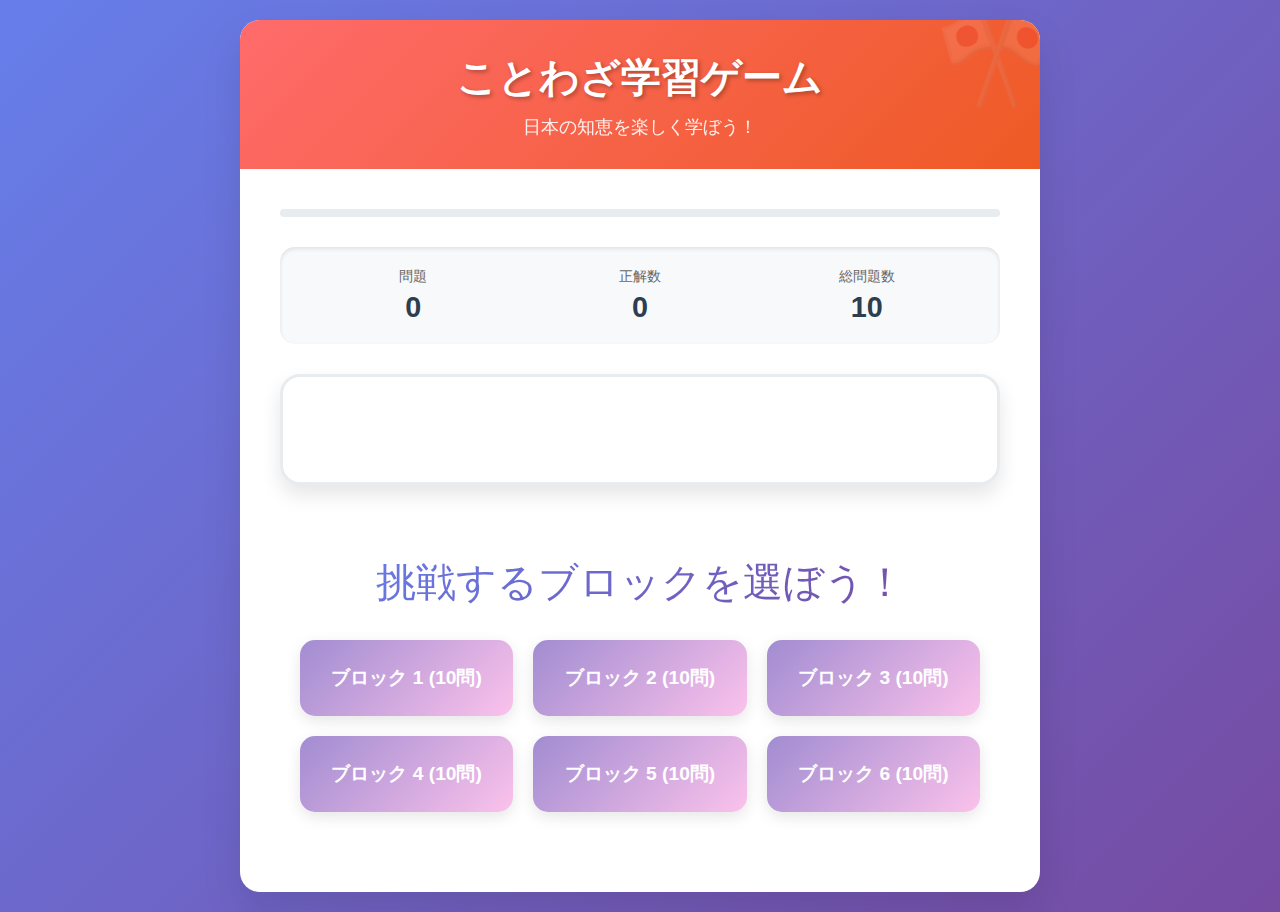
<file: kotowaza/kotowaza.html>
<!DOCTYPE html>
<html lang="ja">

<head>
  <meta name=”robots” content=”noindex”>
  <meta name=”robots” content=”nofollow”>
  <meta charset="UTF-8">
  <meta name="viewport" content="width=device-width, initial-scale=1.0">
  <title>ことわざ学習ゲーム</title>
  <style>
    * {
      margin: 0;
      padding: 0;
      box-sizing: border-box;
    }

    body {
      font-family: 'Hiragino Sans', 'ヒラギノ角ゴシック', 'Yu Gothic', '游ゴシック', 'Meiryo', 'メイリオ', sans-serif;
      background: linear-gradient(135deg, #667eea 0%, #764ba2 100%);
      min-height: 100vh;
      padding: 20px;
      color: #333;
    }

    .container {
      max-width: 800px;
      margin: 0 auto;
      background: white;
      border-radius: 20px;
      box-shadow: 0 20px 40px rgba(0, 0, 0, 0.1);
      overflow: hidden;
      animation: slideIn 0.6s ease-out;
    }

    @keyframes slideIn {
      from {
        opacity: 0;
        transform: translateY(30px);
      }

      to {
        opacity: 1;
        transform: translateY(0);
      }
    }

    .header {
      background: linear-gradient(135deg, #ff6b6b, #ee5a24);
      color: white;
      padding: 30px;
      text-align: center;
      position: relative;
      overflow: hidden;
    }

    .header::before {
      content: '🎌';
      position: absolute;
      font-size: 100px;
      opacity: 0.1;
      right: -20px;
      top: -20px;
      animation: float 3s ease-in-out infinite;
    }

    @keyframes float {

      0%,
      100% {
        transform: translateY(0px) rotate(0deg);
      }

      50% {
        transform: translateY(-10px) rotate(5deg);
      }
    }

    h1 {
      font-size: 2.5em;
      margin-bottom: 10px;
      text-shadow: 2px 2px 4px rgba(0, 0, 0, 0.3);
    }

    .subtitle {
      font-size: 1.1em;
      opacity: 0.9;
    }

    .game-area {
      padding: 40px;
    }

    .score-board {
      display: flex;
      justify-content: space-between;
      margin-bottom: 30px;
      background: #f8f9fa;
      padding: 20px;
      border-radius: 15px;
      box-shadow: inset 0 2px 4px rgba(0, 0, 0, 0.1);
    }

    .score-item {
      text-align: center;
      flex: 1;
    }

    .score-label {
      font-size: 0.9em;
      color: #666;
      margin-bottom: 5px;
    }

    .score-value {
      font-size: 1.8em;
      font-weight: bold;
      color: #2c3e50;
    }

    .question-card {
      background: #fff;
      border: 3px solid #e9ecef;
      border-radius: 20px;
      padding: 30px;
      margin-bottom: 30px;
      box-shadow: 0 10px 20px rgba(0, 0, 0, 0.1);
      transition: all 0.3s ease;
    }

    .question-card.correct {
      border-color: #28a745;
      background: #d4edda;
      animation: correctPulse 0.6s ease;
    }

    .question-card.incorrect {
      border-color: #dc3545;
      background: #f8d7da;
      animation: shake 0.6s ease;
    }

    @keyframes correctPulse {
      0% {
        transform: scale(1);
      }

      50% {
        transform: scale(1.02);
      }

      100% {
        transform: scale(1);
      }
    }

    @keyframes shake {

      0%,
      100% {
        transform: translateX(0);
      }

      25% {
        transform: translateX(-5px);
      }

      75% {
        transform: translateX(5px);
      }
    }

    .question-type {
      color: #6c757d;
      font-size: 0.9em;
      margin-bottom: 15px;
      text-transform: uppercase;
      letter-spacing: 1px;
    }

    .question-text {
      font-size: 1.4em;
      margin-bottom: 25px;
      line-height: 1.6;
      color: #2c3e50;
    }

    .options {
      display: grid;
      gap: 15px;
      margin-bottom: 20px;
    }

    .option-btn {
      background: #f8f9fa;
      border: 2px solid #dee2e6;
      border-radius: 12px;
      padding: 15px 20px;
      font-size: 1.1em;
      cursor: pointer;
      transition: all 0.3s ease;
      text-align: left;
      position: relative;
      overflow: hidden;
    }

    .option-btn::before {
      content: '';
      position: absolute;
      top: 0;
      left: -100%;
      width: 100%;
      height: 100%;
      background: linear-gradient(90deg, transparent, rgba(255, 255, 255, 0.4), transparent);
      transition: left 0.5s;
    }

    .option-btn:hover {
      background: #e9ecef;
      border-color: #6c757d;
      transform: translateY(-2px);
      box-shadow: 0 5px 15px rgba(0, 0, 0, 0.1);
    }

    .option-btn:hover::before {
      left: 100%;
    }

    .option-btn.correct {
      background: #d4edda;
      border-color: #28a745;
      color: #155724;
    }

    .option-btn.incorrect {
      background: #f8d7da;
      border-color: #dc3545;
      color: #721c24;
    }

    .option-btn.disabled {
      pointer-events: none;
      opacity: 0.7;
    }

    .explanation {
      background: #fff3cd;
      border: 1px solid #ffeaa7;
      border-radius: 10px;
      padding: 15px;
      margin-top: 20px;
      font-size: 0.95em;
      line-height: 1.5;
      display: none;
    }

    .explanation.show {
      display: block;
      animation: fadeIn 0.5s ease;
    }

    @keyframes fadeIn {
      from {
        opacity: 0;
        transform: translateY(10px);
      }

      to {
        opacity: 1;
        transform: translateY(0);
      }
    }

    .next-btn {
      background: linear-gradient(135deg, #667eea, #764ba2);
      color: white;
      border: none;
      border-radius: 25px;
      padding: 12px 30px;
      font-size: 1.1em;
      cursor: pointer;
      transition: all 0.3s ease;
      display: none;
      margin: 20px auto 0;
      position: relative;
      overflow: hidden;
    }

    .next-btn.show {
      display: block;
      animation: slideUp 0.5s ease;
    }

    @keyframes slideUp {
      from {
        opacity: 0;
        transform: translateY(20px);
      }

      to {
        opacity: 1;
        transform: translateY(0);
      }
    }

    .next-btn:hover {
      transform: translateY(-2px);
      box-shadow: 0 5px 15px rgba(102, 126, 234, 0.4);
    }

    .result-screen {
      text-align: center;
      display: none;
      padding: 40px;
    }

    .result-screen.show {
      display: block;
      animation: zoomIn 0.6s ease;
    }

    @keyframes zoomIn {
      from {
        opacity: 0;
        transform: scale(0.8);
      }

      to {
        opacity: 1;
        transform: scale(1);
      }
    }

    .result-emoji {
      font-size: 100px;
      margin-bottom: 20px;
      animation: bounce 1s ease infinite;
    }

    @keyframes bounce {

      0%,
      100% {
        transform: translateY(0);
      }

      50% {
        transform: translateY(-10px);
      }
    }

    .result-title {
      font-size: 2.5em;
      margin-bottom: 15px;
      background: linear-gradient(135deg, #667eea, #764ba2);
      -webkit-background-clip: text;
      -webkit-text-fill-color: transparent;
      background-clip: text;
    }

    .result-score {
      font-size: 1.5em;
      color: #6c757d;
      margin-bottom: 30px;
    }

    .restart-btn {
      background: linear-gradient(135deg, #ff6b6b, #ee5a24);
      color: white;
      border: none;
      border-radius: 25px;
      padding: 15px 40px;
      font-size: 1.2em;
      cursor: pointer;
      transition: all 0.3s ease;
    }

    .restart-btn:hover {
      transform: translateY(-3px);
      box-shadow: 0 8px 20px rgba(255, 107, 107, 0.4);
    }

    .progress-bar {
      width: 100%;
      height: 8px;
      background: #e9ecef;
      border-radius: 4px;
      overflow: hidden;
      margin-bottom: 30px;
    }

    .progress-fill {
      height: 100%;
      background: linear-gradient(90deg, #667eea, #764ba2);
      width: 0%;
      transition: width 0.5s ease;
      border-radius: 4px;
    }

    @media (max-width: 600px) {
      .container {
        margin: 10px;
      }

      h1 {
        font-size: 2em;
      }

      .game-area {
        padding: 20px;
      }

      .question-text {
        font-size: 1.2em;
      }

      .option-btn {
        padding: 12px 15px;
        font-size: 1em;
      }
    }

    .explanation .correct-mark {
      color: #28a745;
      /* 緑色 */
      font-weight: bold;
    }

    .explanation .incorrect-mark {
      color: #dc3545;
      /* 赤色 */
      font-weight: bold;
    }

    .block-selection-screen {
      text-align: center;
      padding: 40px 20px;
    }

    .block-selection-screen .result-title {
      margin-bottom: 30px;
    }

    .block-list {
      display: grid;
      grid-template-columns: repeat(auto-fit, minmax(200px, 1fr));
      gap: 20px;
    }

    .block-btn {
      background: linear-gradient(135deg, #a18cd1 0%, #fbc2eb 100%);
      color: white;
      border: none;
      border-radius: 15px;
      padding: 25px;
      font-size: 1.2em;
      font-weight: bold;
      cursor: pointer;
      transition: all 0.3s ease;
      box-shadow: 0 5px 15px rgba(0, 0, 0, 0.1);
    }

    .block-btn:hover {
      transform: translateY(-5px);
      box-shadow: 0 10px 20px rgba(0, 0, 0, 0.15);
    }

    .home-btn {
      background: linear-gradient(135deg, #667eea, #764ba2);
      color: white;
      border: 1px solid #dee2e6;
      border-radius: 25px;
      padding: 8px 16px;
      font-size: 0.9em;
      cursor: pointer;
      transition: all 0.3s ease;
      margin-bottom: 20px;
      box-shadow: 0 2px 4px rgba(0, 0, 0, 0.1);
      display: block;
      margin: 0 auto 20px auto;
    }

    .home-btn:hover {
      background: linear-gradient(135deg, #667eea, #764ba2);
      transform: translateY(-2px);
      box-shadow: 0 5px 15px rgba(102, 126, 234, 0.4);
    }
  </style>
</head>

<body>
  <div class="container">
    <div class="header">
      <h1>ことわざ学習ゲーム</h1>
      <p class="subtitle">日本の知恵を楽しく学ぼう！</p>
    </div>

    <div class="game-area">
      <div class="progress-bar">
        <div class="progress-fill" id="progressFill"></div>
      </div>

      <div class="score-board">
        <div class="score-item">
          <div class="score-label">問題</div>
          <div class="score-value" id="currentQuestion">1</div>
        </div>
        <div class="score-item">
          <div class="score-label">正解数</div>
          <div class="score-value" id="correctCount">0</div>
        </div>
        <div class="score-item">
          <div class="score-label">総問題数</div>
          <div class="score-value" id="totalQuestions">10</div>
        </div>
      </div>

      <div class="question-card" id="questionCard">
        <div class="question-type" id="questionType"></div>
        <div class="question-text" id="questionText"></div>
        <div class="options" id="options"></div>
        <div class="explanation" id="explanation"></div>
        <button class="next-btn" id="nextBtn" onclick="nextQuestion()">次の問題</button>
      </div>

      <div class="result-screen" id="resultScreen">
        <div class="result-emoji" id="resultEmoji">🎉</div>
        <div class="result-title" id="resultTitle">お疲れさまでした！</div>
        <div class="result-score" id="resultScore">10問中8問正解！</div>
        <button class="restart-btn" onclick="showBlockSelection()">他のブロックに挑戦</button>
      </div>
      <div class="block-selection-screen" id="blockSelectionScreen">
        <div class="result-title">挑戦するブロックを選ぼう！</div>
        <div class="block-list" id="blockList"></div>
      </div>

      <div id="gameContent" style="display: none;">
        <button class="home-btn" onclick="showBlockSelection()">ホーム</button>
        <div class="progress-bar">
          <div class="progress-fill" id="progressFill"></div>
        </div>
      </div>
    </div>
  </div>

  <script>
    const proverbs = [
      {
        type: "意味選択",
        question: "「一石二鳥」(いっせきにちょう)の意味は？",
        options: [
          "一つの行動で二つの利益を得ること",
          "石を投げて鳥を捕まえること",
          "一つのことに集中すること",
          "困難な状況を乗り越えること"
        ],
        correct: 0,
        explanation: "「一石二鳥」(いっせきにちょう)は、一つの行動で二つの利益や効果を得ることを意味します。効率的に物事を進める際に使われる表現です。"
      },
      {
        type: "続き選択",
        question: "「猫に ___」(ねこに)",
        options: [
          "小判",
          "魚",
          "餌",
          "首輪"
        ],
        correct: 0,
        explanation: "「猫に小判」(ねこにこばん)は、価値のあるものを与えても、その価値がわからない人には意味がないということを表します。"
      },
      {
        type: "意味選択",
        question: "「七転び八起き」(ななころびやおき)の意味は？",
        options: [
          "何度失敗しても諦めずに立ち上がること",
          "転ぶ回数が多いこと",
          "運動が得意なこと",
          "数字を覚えること"
        ],
        correct: 0,
        explanation: "「七転び八起き」(ななころびやおき)は、何度失敗しても諦めずに立ち上がり、挑戦し続けることを表す励ましの言葉です。"
      },
      {
        type: "続き選択",
        question: "「花より ___」(はなより)",
        options: [
          "団子",
          "葉っぱ",
          "水",
          "蜂"
        ],
        correct: 0,
        explanation: "「花より団子」(はなよりだんご)は、美しいものより実用的なもの、風流より実益を重視することを意味します。"
      },
      {
        type: "意味選択",
        question: "「虎の威を借る狐」(とらのいをかるきつね)の意味は？",
        options: [
          "他人の権力を利用して威張ること",
          "虎と狐が仲良くすること",
          "動物園で働くこと",
          "強い者に従うこと"
        ],
        correct: 0,
        explanation: "「虎の威を借る狐」(とらのいをかるきつね)は、自分には力がないのに、有力者の権威を借りて威張る人を表します。"
      },
      {
        type: "続き選択",
        question: "「急がば ___」(いそがば)",
        options: [
          "回れ",
          "走れ",
          "止まれ",
          "歩け"
        ],
        correct: 0,
        explanation: "「急がば回れ」(いそがばまわれ)は、急いでいる時こそ、確実で安全な方法を取る方が結果的に早いということを意味します。"
      },
      {
        type: "意味選択",
        question: "「井の中の蛙」(いのなかのかわず)の意味は？",
        options: [
          "見聞が狭く、自分の知識や経験が世界の全てだと思い込むこと",
          "井戸の中に住んでいる蛙のこと",
          "水の中を泳ぐのが上手なこと",
          "小さな場所に住むこと"
        ],
        correct: 0,
        explanation: "「井の中の蛙大海を知らず」(いのなかのかわずたいかいをしらず)の略で、狭い世界にいて広い世界を知らず、自分の知識や経験が全てだと思い込んでいる人を表します。"
      },
      {
        type: "続き選択",
        question: "「情けは ___」(なさけは)",
        options: [
          "人の為ならず",
          "大切なもの",
          "美しいもの",
          "必要なもの"
        ],
        correct: 0,
        explanation: "「情けは人の為ならず」(なさけはひとのためならず)は、人に情けをかけることは、その人のためだけでなく、やがて自分にも良い結果をもたらすという意味です。"
      },
      {
        type: "意味選択",
        question: "「覆水盆に返らず」(ふくすいぼんにかえらず)の意味は？",
        options: [
          "一度してしまったことは元に戻らないこと",
          "水をこぼすと大変なこと",
          "器を大切にすること",
          "水は貴重なもの"
        ],
        correct: 0,
        explanation: "「覆水盆に返らず」(ふくすいぼんにかえらず)は、こぼれた水が元の盆には戻らないように、一度起きてしまったことは元に戻すことができないという意味です。"
      },
      {
        type: "続き選択",
        question: "「時は ___」(ときは)",
        options: [
          "金なり",
          "大切なり",
          "速いなり",
          "美しいなり"
        ],
        correct: 0,
        explanation: "「時は金なり」(ときはかねなり)は、時間はお金と同じように貴重なものであり、無駄にしてはいけないという意味です。効率的に時間を使うことの大切さを教えています。"
      },
      {
        type: "続き選択",
        question: "「能ある鷹は ___」(のうあるたかは)",
        options: [
          "爪を隠す",
          "高く飛ぶ",
          "獲物を取る",
          "美しく鳴く"
        ],
        correct: 0,
        explanation: "「能ある鷹は爪を隠す」(のうあるたかはつめをかくす)は、本当に実力のある人は、普段はそれをひけらかさないという意味です。"
      },
      {
        type: "意味選択",
        question: "「三人寄れば文殊の知恵」(さんにんよればもんじゅのちえ)の意味は？",
        options: [
          "凡人でも三人集まれば良い知恵が出る",
          "三人で勉強すると効率が良い",
          "文殊菩薩は知恵の神様",
          "人数が多いほど良い"
        ],
        correct: 0,
        explanation: "「三人寄れば文殊の知恵」(さんにんよればもんじゅのちえ)は、普通の人でも三人集まって考えれば、文殊菩薩のような素晴らしい知恵が出るという意味です。"
      },
      {
        type: "続き選択",
        question: "「石の上にも ___」(いしのうえにも)",
        options: [
          "三年",
          "十年",
          "一年",
          "百日"
        ],
        correct: 0,
        explanation: "「石の上にも三年」(いしのうえにもさんねん)は、どんなに辛いことでも辛抱強く続けていれば、いつかは成功するという意味です。"
      },
      {
        type: "意味選択",
        question: "「暖簾に腕押し」(のれんにうでおし)の意味は？",
        options: [
          "手応えがなく、やりがいがないこと",
          "暖簾を押すこと",
          "お店で働くこと",
          "力が強いこと"
        ],
        correct: 0,
        explanation: "「暖簾に腕押し」(のれんにうでおし)は、暖簾を押しても手応えがないように、反応や効果がなくやりがいがないことを表します。"
      },
      {
        type: "続き選択",
        question: "「馬の耳に ___」(うまのみみに)",
        options: [
          "念仏",
          "音楽",
          "風",
          "草"
        ],
        correct: 0,
        explanation: "「馬の耳に念仏」(うまのみみにねんぶつ)は、どんなにありがたい教えや忠告をしても、聞く耳を持たない人には効果がないという意味です。"
      },
      {
        type: "意味選択",
        question: "「弘法も筆の誤り」(こうぼうもふでのあやまり)の意味は？",
        options: [
          "どんな名人でも時には失敗すること",
          "弘法大師が字を間違えたこと",
          "筆で書くのは難しいこと",
          "練習が大切なこと"
        ],
        correct: 0,
        explanation: "「弘法も筆の誤り」(こうぼうもふでのあやまり)は、書の名人である弘法大師でも字を間違えることがあるように、どんな専門家でも失敗することがあるという意味です。"
      },
      {
        type: "続き選択",
        question: "「犬も歩けば ___」(いぬもあるけば)",
        options: [
          "棒に当たる",
          "疲れる",
          "迷子になる",
          "人に会う"
        ],
        correct: 0,
        explanation: "「犬も歩けば棒に当たる」(いぬもあるけばぼうにあたる)は、何かをすれば災難に遭うこともあるが、一方で思わぬ幸運に出会うこともあるという意味です。"
      },
      {
        type: "意味選択",
        question: "「猿も木から落ちる」(さるもきからおちる)の意味は？",
        options: [
          "専門家でも時には失敗すること",
          "猿が実際に木から落ちること",
          "動物は危険な目に遭うこと",
          "高いところは危険なこと"
        ],
        correct: 0,
        explanation: "「猿も木から落ちる」(さるもきからおちる)は、木登りの得意な猿でも時には木から落ちるように、その道の専門家や達人でも失敗することがあるという意味です。"
      },
      {
        type: "続き選択",
        question: "「鬼に ___」(おにに)",
        options: [
          "金棒",
          "角",
          "牙",
          "力"
        ],
        correct: 0,
        explanation: "「鬼に金棒」(おににかなぼう)は、強い者がさらに強力な武器を持つことで、一層強くなることを表します。"
      },
      {
        type: "意味選択",
        question: "「後の祭り」(あとのまつり)の意味は？",
        options: [
          "時機を逸して手遅れになること",
          "祭りの後片付けのこと",
          "楽しい時間の後の寂しさ",
          "予定が延期されること"
        ],
        correct: 0,
        explanation: "「後の祭り」(あとのまつり)は、祭りが終わった後では楽しめないように、適切な時期を過ぎてしまって手遅れになることを表します。"
      },
      {
        type: "続き選択",
        question: "「蛙の子は ___」(かえるのこは)",
        options: [
          "蛙",
          "オタマジャクシ",
          "魚",
          "虫"
        ],
        correct: 0,
        explanation: "「蛙の子は蛙」(かえるのこはかえる)は、子どもは親に似るもので、平凡な親からは平凡な子が生まれるという意味です。"
      },
      {
        type: "意味選択",
        question: "「船頭多くして船山に登る」(せんどうおおくしてふねやまにのぼる)の意味は？",
        options: [
          "指導者が多すぎると物事がうまく進まない",
          "船が実際に山に登ること",
          "協力すれば不可能なことも可能",
          "船頭の仕事は大変なこと"
        ],
        correct: 0,
        explanation: "「船頭多くして船山に登る」(せんどうおおくしてふねやまにのぼる)は、指導者や指示する人が多すぎると、かえって方向性が定まらず物事が混乱してしまうという意味です。"
      },
      {
        type: "続き選択",
        question: "「類は ___」(るいは)",
        options: [
          "友を呼ぶ",
          "敵を作る",
          "自分を知る",
          "力を合わせる"
        ],
        correct: 0,
        explanation: "「類は友を呼ぶ」(るいはともをよぶ)は、似た者同士は自然に集まり、仲良くなりやすいという意味です。"
      },
      {
        type: "意味選択",
        question: "「武士は食わねど高楊枝」(ぶしはくわねどたかようじ)の意味は？",
        options: [
          "貧しくても体裁や見栄を張ること",
          "武士は食べなくても元気なこと",
          "楊枝を使うのは上品なこと",
          "武士の生活は質素なこと"
        ],
        correct: 0,
        explanation: "「武士は食わねど高楊枝」(ぶしはくわねどたかようじ)は、貧乏で食べ物がなくても、いかにも食べたかのように楊枝を使って体裁を保つことから、貧しくても見栄を張ることを表します。"
      },
      {
        type: "続き選択",
        question: "「塵も積もれば ___」(ちりもつもれば)",
        options: [
          "山となる",
          "川となる",
          "海となる",
          "雲となる"
        ],
        correct: 0,
        explanation: "「塵も積もれば山となる」(ちりもつもればやまとなる)は、どんなに小さなものでも積み重なれば大きなものになるという意味で、継続の大切さを教えています。"
      },
      {
        type: "意味選択",
        question: "「鬼の居ぬ間に洗濯」(おにのいぬまにせんたく)の意味は？",
        options: [
          "うるさい人がいない間に自由に行動すること",
          "家事は計画的にすること",
          "鬼がいないと安全なこと",
          "洗濯は大変な作業なこと"
        ],
        correct: 0,
        explanation: "「鬼の居ぬ間に洗濯」(おにのいぬまにせんたく)は、厳しい人や監視する人がいない間に、のびのびと自由に行動することを表します。"
      },
      {
        type: "続き選択",
        question: "「親しき仲にも ___」(したしきなかにも)",
        options: [
          "礼儀あり",
          "距離あり",
          "愛あり",
          "遠慮あり"
        ],
        correct: 0,
        explanation: "「親しき仲にも礼儀あり」(したしきなかにもれいぎあり)は、どんなに親しい間柄でも、お互いに礼儀を忘れてはいけないという意味です。"
      },
      {
        type: "意味選択",
        question: "「習うより慣れよ」(ならうよりなれよ)の意味は？",
        options: [
          "理論より実践が大切ということ",
          "勉強しなくても良いということ",
          "経験者に教わることが重要",
          "慣れてしまえば簡単なこと"
        ],
        correct: 0,
        explanation: "「習うより慣れよ」(ならうよりなれよ)は、理論的な勉強よりも実際にやってみることで身につくことが多いという意味です。"
      },
      {
        type: "意味選択",
        question: "「背に腹は代えられない」(せにはらはかえられない)の意味は？",
        options: [
          "やむを得ない事情で大切なものを犠牲にすること",
          "体の部位を交換できないこと",
          "健康が一番大切なこと",
          "背中と腹の違いのこと"
        ],
        correct: 0,
        explanation: "「背に腹は代えられない」(せにはらはかえられない)は、切羽詰まった状況で、大切なものでも生きるために犠牲にせざるを得ないという意味です。"
      },
      {
        type: "続き選択",
        question: "「秋の日は ___」(あきのひは)",
        options: [
          "釣瓶落とし",
          "早く過ぎる",
          "短い",
          "美しい"
        ],
        correct: 0,
        explanation: "「秋の日は釣瓶落とし」(あきのひはつるべおとし)は、秋は日が釣瓶を落とすように急に暮れてしまうことから、物事が急激に進むことを表します。"
      },
      {
        type: "意味選択",
        question: "「灯台下暗し」(とうだいもとくらし)の意味は？",
        options: [
          "身近なことほど気づきにくいこと",
          "灯台の下は実際に暗いこと",
          "遠くのものはよく見えること",
          "明るい場所の大切さ"
        ],
        correct: 0,
        explanation: "「灯台下暗し」(とうだいもとくらし)は、灯台の足元は暗いように、身近なところにあるものほど気づきにくいという意味です。"
      },
      {
        type: "続き選択",
        question: "「笑う門には ___」(わらうかどには)",
        options: [
          "福来る",
          "幸せ来る",
          "神来る",
          "春来る"
        ],
        correct: 0,
        explanation: "「笑う門には福来る」(わらうかどにはふくきたる)は、いつも笑顔でいる家庭には自然と幸福がやってくるという意味です。"
      },
      {
        type: "意味選択",
        question: "「袖振り合うも多生の縁」(そでふりあうもたしょうのえん)の意味は？",
        options: [
          "どんな小さな出会いも深い縁があること",
          "袖を振って挨拶することが大切",
          "偶然の出会いは珍しいこと",
          "多くの人と会うのは良いこと"
        ],
        correct: 0,
        explanation: "「袖振り合うも多生の縁」(そでふりあうもたしょうのえん)は、道で袖が触れ合うような些細な出会いでも、前世からの深い縁があるという仏教的な考えを表します。"
      },
      {
        type: "続き選択",
        question: "「山椒は小粒でも ___」(さんしょうはこつぶでも)",
        options: [
          "ぴりりと辛い",
          "香りが良い",
          "薬になる",
          "貴重である"
        ],
        correct: 0,
        explanation: "「山椒は小粒でもぴりりと辛い」(さんしょうはこつぶでもぴりりとからい)は、体は小さくても才能や実力のある人のことを表します。"
      },
      {
        type: "意味選択",
        question: "「豚に真珠」(ぶたにしんじゅ)の意味は？",
        options: [
          "価値のわからない人に貴重なものを与えても無意味",
          "豚は真珠を食べないこと",
          "動物には宝石は必要ないこと",
          "真珠は高価なものであること"
        ],
        correct: 0,
        explanation: "「豚に真珠」(ぶたにしんじゅ)は、価値のわからない人に貴重なものを与えても、その真価を理解してもらえず無駄になるという意味です。"
      },
      {
        type: "続き選択",
        question: "「雨降って ___」(あめふって)",
        options: [
          "地固まる",
          "虹が出る",
          "涼しくなる",
          "花が咲く"
        ],
        correct: 0,
        explanation: "「雨降って地固まる」(あめふってじかたまる)は、雨の後は地面が固まるように、争いの後はかえって関係が良くなることを表します。"
      },
      {
        type: "意味選択",
        question: "「泣きっ面に蜂」(なきっつらにはち)の意味は？",
        options: [
          "悪いことが重なること",
          "泣いている時に蜂に刺されること",
          "悲しい出来事のこと",
          "虫に注意することの大切さ"
        ],
        correct: 0,
        explanation: "「泣きっ面に蜂」(なきっつらにはち)は、泣いている顔を蜂に刺されるように、不幸や災難が重なることを表します。"
      },
      {
        type: "続き選択",
        question: "「老兵は ___、ただ消え去るのみ」(ろうへいは　　ただきえさるのみ)",
        options: [
          "死なず",
          "強い",
          "賢い",
          "多い"
        ],
        correct: 0,
        explanation: "「老兵は死なず、ただ消え去るのみ」(ろうへいはしなず、ただきえさるのみ)は、マッカーサー元帥の有名な言葉で、古い世代が静かに退場することを表します。"
      },
      {
        type: "意味選択",
        question: "「渡りに船」(わたりにふね)の意味は？",
        options: [
          "必要な時に都合の良い助けが現れること",
          "川を渡る時に船があること",
          "旅行する時の交通手段のこと",
          "計画通りに物事が進むこと"
        ],
        correct: 0,
        explanation: "「渡りに船」(わたりにふね)は、川を渡ろうとする時に船が来るように、困っている時にちょうど良い助けが現れることを表します。"
      },
      {
        type: "続き選択",
        question: "「頭隠して ___隠さず」(あたまかくして　　かくさず)",
        options: [
          "尻",
          "体",
          "顔",
          "足"
        ],
        correct: 0,
        explanation: "「頭隠して尻隠さず」(あたまかくしてしりかくさず)は、雉が頭だけ隠して体が見えているように、一部だけ隠して全体を隠したつもりになることを表します。"
      },
      {
        type: "意味選択",
        question: "「栴檀は双葉より芳し」(せんだんはふたばよりかんばし)の意味は？",
        options: [
          "優秀な人は子どもの頃から才能を現すこと",
          "栴檀の香りが良いこと",
          "植物は小さい頃から大切にすること",
          "双葉の時期が重要なこと"
        ],
        correct: 0,
        explanation: "「栴檀は双葉より芳し」(せんだんはふたばよりかんばし)は、香木の栴檀が双葉の頃から香るように、優れた人は幼少の頃から非凡な才能を示すという意味です。"
      },
      {
        type: "続き選択",
        question: "「蓼食う虫も ___」(たでくうむしも)",
        options: [
          "好き好き",
          "色々",
          "元気",
          "多い"
        ],
        correct: 0,
        explanation: "「蓼食う虫も好き好き」(たでくうむしもすきずき)は、苦い蓼を食べる虫もいるように、人の好みはそれぞれ違うという意味です。"
      },
      {
        type: "意味選択",
        question: "「蛇の道は蛇」(じゃのみちはへび)の意味は？",
        options: [
          "同じ分野の人は互いの事情をよく知っていること",
          "蛇は蛇の通る道を知っていること",
          "専門家には専門家の世界があること",
          "動物にはそれぞれの習性があること"
        ],
        correct: 0,
        explanation: "「蛇の道は蛇」(じゃのみちはへび)は、蛇の通る道は蛇が一番よく知っているように、同じ分野や同じような境遇の人は、互いの事情をよく理解し合えるという意味です。"
      },
      {
        type: "続き選択",
        question: "「案ずるより ___」(あんずるより)",
        options: [
          "産むが易し",
          "行うが易し",
          "見るが易し",
          "聞くが易し"
        ],
        correct: 0,
        explanation: "「案ずるより産むが易し」(あんずるよりうむがやすし)は、あれこれ心配するより、実際にやってみると案外簡単だったということを表します。"
      },
      {
        type: "意味選択",
        question: "「鯛も一人はうまからず」(たいもひとりはうまからず)の意味は？",
        options: [
          "どんな良いものも一人では楽しめないこと",
          "鯛は一匹では味が出ないこと",
          "高級な魚でも調理法が重要なこと",
          "食事は人数が多い方が良いこと"
        ],
        correct: 0,
        explanation: "「鯛も一人はうまからず」(たいもひとりはうまからず)は、美味しい鯛も一人で食べては美味しくないように、どんな良いものも一人では真に楽しめないという意味です。"
      },
      {
        type: "続き選択",
        question: "「負けるが ___」(まけるが)",
        options: [
          "勝ち",
          "得",
          "学び",
          "経験"
        ],
        correct: 0,
        explanation: "「負けるが勝ち」(まけるがかち)は、その場では負けたように見えても、長い目で見ると結果的に勝利につながることを表します。"
      },
      {
        type: "意味選択",
        question: "「立つ鳥跡を濁さず」(たつとりあとをにごさず)の意味は？",
        options: [
          "去る時は後始末をきちんとすること",
          "鳥は水を汚さないこと",
          "動物は環境を大切にすること",
          "飛び立つ時は注意すること"
        ],
        correct: 0,
        explanation: "「立つ鳥跡を濁さず」(たつとりあとをにごさず)は、水鳥が飛び立つ時に水を濁さないように、立ち去る時は後始末をきちんとして迷惑をかけないようにするという意味です。"
      },
      {
        type: "続き選択",
        question: "「転んでも ___」(ころんでも)",
        options: [
          "ただでは起きぬ",
          "何かを掴め",
          "土を掴め",
          "草を掴め"
        ],
        correct: 0,
        explanation: "正確には「転んでもただでは起きない」(ころんでもただではおきない)で、失敗してもそこから何かを得ようとする前向きな姿勢を表します。"
      },
      {
        type: "意味選択",
        question: "「木を見て森を見ず」(きをみてもりをみず)の意味は？",
        options: [
          "細かいことにとらわれて全体を見失うこと",
          "森の中で迷子になること",
          "木と森の区別がつかないこと",
          "自然観察の方法のこと"
        ],
        correct: 0,
        explanation: "「木を見て森を見ず」(きをみてもりをみず)は、一本一本の木に気を取られて森全体が見えないように、細部にこだわりすぎて全体を把握できないことを表します。"
      },
      {
        type: "続き選択",
        question: "「好事魔多し」の「好事」の読み方は？",
        options: [
          "こうじ",
          "こうず",
          "よいこと",
          "こうじ"
        ],
        correct: 0,
        explanation: "「好事魔多し」(こうじまおおし)は、良いことには邪魔が入りやすく、物事が順調に進んでいる時ほど注意が必要という意味です。"
      },
      {
        type: "意味選択",
        question: "「隣の花は赤い」(となりのはなはあかい)の意味は？",
        options: [
          "他人のものは良く見えること",
          "隣家の花が実際に赤いこと",
          "花の色の違いのこと",
          "隣人との関係のこと"
        ],
        correct: 0,
        explanation: "「隣の花は赤い」(となりのはなはあかい)は、自分の持っているものより他人の持っているものの方が良く見えるという人間の心理を表します。"
      },
      {
        type: "続き選択",
        question: "「魚心あれば ___」(うおごころあれば)",
        options: [
          "水心",
          "鳥心",
          "人心",
          "花心"
        ],
        correct: 0,
        explanation: "「魚心あれば水心」(うおごころあればみずごころ)は、相手が好意を示せばこちらも好意を示すという、互いの気持ちが通じ合うことを表します。"
      },
      {
        type: "意味選択",
        question: "「瓢箪から駒」(ひょうたんからこま)の意味は？",
        options: [
          "思いがけないことが起こること",
          "瓢箪で遊ぶこと",
          "駒を大切にすること",
          "昔の遊び道具のこと"
        ],
        correct: 0,
        explanation: "「瓢箪から駒」(ひょうたんからこま)は、瓢箪から駒が出てくるはずがないように、全く予想外のことや不可能と思われることが現実に起こることを表します。"
      },
      {
        type: "続き選択",
        question: "「寄らば ___の陰」(よらば　　のかげ)",
        options: [
          "大樹",
          "大木",
          "大山",
          "大石"
        ],
        correct: 0,
        explanation: "「寄らば大樹の陰」(よらばたいじゅのかげ)は、頼るなら勢力の強い人や組織を選ぶ方が良いという意味です。"
      },
      {
        type: "意味選択",
        question: "「綸言汗の如し」(りんげんあせのごとし)の意味は？",
        options: [
          "君主の言葉は一度出したら取り消せないこと",
          "汗のように言葉が出ること",
          "緊張して汗をかくこと",
          "言葉の重要性のこと"
        ],
        correct: 0,
        explanation: "「綸言汗の如し」(りんげんあせのごとし)は、出た汗が体内に戻らないように、君主の言葉は一度発したら取り消すことができないという意味です。"
      },
      {
        type: "続き選択",
        question: "「一期 ___」(いちご)",
        options: [
          "一会",
          "一度",
          "一生",
          "一瞬"
        ],
        correct: 0,
        explanation: "「一期一会」(いちごいちえ)は、茶道の心得から生まれた言葉で、一生に一度の出会いを大切にするという意味です。"
      },
      {
        type: "意味選択",
        question: "「雀の涙」(すずめのなみだ)の意味は？",
        options: [
          "非常にわずかな量のこと",
          "雀が実際に涙を流すこと",
          "小さくて美しいもののこと",
          "鳥類の特徴のこと"
        ],
        correct: 0,
        explanation: "「雀の涙」(すずめのなみだ)は、雀が流す涙のように非常に小さく少ない量のことを表します。特に金額などが少ない時に使われます。"
      },
      {
        type: "続き選択",
        question: "「百聞は ___に如かず」(ひゃくぶんは　　にしかず)",
        options: [
          "一見",
          "一行",
          "一回",
          "一度"
        ],
        correct: 0,
        explanation: "「百聞は一見に如かず」(ひゃくぶんはいっけんにしかず)は、人から百回聞くより、一度自分の目で見る方がよくわかるという意味です。"
      },
      {
        type: "意味選択",
        question: "「鶴の一声」(つるのひとこえ)の意味は？",
        options: [
          "権威ある人の一言で全てが決まること",
          "鶴の美しい鳴き声のこと",
          "静寂を破る音のこと",
          "珍しいことが起こること"
        ],
        correct: 0,
        explanation: "「鶴の一声」(つるのひとこえ)は、多くの人があれこれ議論していても、権威ある人の一言で全てが決定されることを表します。"
      },
      {
        type: "続き選択",
        question: "「___十色」(　　といろ)と似た意味の「百人百様」",
        options: [
          "十人",
          "五人",
          "百人",
          "千人"
        ],
        correct: 0,
        explanation: "「十人十色」(じゅうにんといろ)は、十人いれば十通りの考えや好みがあるという意味で、人それぞれ異なることを表します。"
      }
    ];

    let currentQuestionIndex = 0;
    let correctAnswers = 0;
    let gameProverbs = [];

    // 全問題を10問ずつのブロックに分割
    const proverbBlocks = [];
    for (let i = 0; i < proverbs.length; i += 10) {
      proverbBlocks.push(proverbs.slice(i, i + 10));
    }

    const blockSelectionScreen = document.getElementById('blockSelectionScreen');
    const gameContent = document.getElementById('gameContent');
    const resultScreen = document.getElementById('resultScreen');

    function showBlockSelection() {
      // 画面を切り替え
      blockSelectionScreen.style.display = 'block';
      gameContent.style.display = 'none';
      resultScreen.classList.remove('show');
      
      // ホーム画面に戻る際にゲーム画面の内容をリセット
      document.getElementById('questionCard').style.display = 'block';
      document.getElementById('questionType').textContent = '';
      document.getElementById('questionText').textContent = '';
      document.getElementById('options').innerHTML = '';
      document.getElementById('explanation').classList.remove('show');
      document.getElementById('nextBtn').classList.remove('show');
      
      // プログレスバーとスコアをリセット
      document.getElementById('progressFill').style.width = '0%';
      document.getElementById('currentQuestion').textContent = '0'; // 👈 ここを'0'に変更
      document.getElementById('correctCount').textContent = '0';
      
      const blockList = document.getElementById('blockList');
      blockList.innerHTML = '';
      
      // ブロック選択ボタンを生成
      proverbBlocks.forEach((block, index) => {
        const button = document.createElement('button');
        button.className = 'block-btn';
        button.textContent = `ブロック ${index + 1} (${block.length}問)`;
        button.onclick = () => startGameWithBlock(index);
        blockList.appendChild(button);
      });
    }

    function startGameWithBlock(blockIndex) {
      // 選択したブロックの問題セットを設定
      gameProverbs = [...proverbBlocks[blockIndex]];

      // ゲーム画面に切り替え
      blockSelectionScreen.style.display = 'none';
      gameContent.style.display = 'block';

      // ゲームを初期化
      initGame();
    }

    function initGame() {
      // 選択肢の順序をランダム化
      gameProverbs.forEach(question => {
        const correctOption = question.options[question.correct];
        const shuffledOptions = [...question.options].sort(() => Math.random() - 0.5);
        const newCorrectIndex = shuffledOptions.findIndex(option => option === correctOption);
        question.options = shuffledOptions;
        question.correct = newCorrectIndex;
      });

      currentQuestionIndex = 0;
      correctAnswers = 0;

      document.getElementById('currentQuestion').textContent = '1';
      document.getElementById('correctCount').textContent = '0';
      document.getElementById('totalQuestions').textContent = gameProverbs.length;

      showQuestion();
    }

    function showQuestion() {
      if (currentQuestionIndex >= gameProverbs.length) {
        showResult();
        return;
      }

      const question = gameProverbs[currentQuestionIndex];
      const questionCard = document.getElementById('questionCard');

      // カードの状態をリセット
      questionCard.className = 'question-card';

      document.getElementById('questionType').textContent = question.type;
      document.getElementById('questionText').textContent = question.question;

      const optionsContainer = document.getElementById('options');
      optionsContainer.innerHTML = '';

      // ここから修正
      // 正解の選択肢を一時的に保持
      const correctOption = question.options[question.correct];

      // 選択肢の配列をシャッフル
      const shuffledOptions = [...question.options].sort(() => Math.random() - 0.5);

      // 新しい正解のインデックスを見つけて更新
      const newCorrectIndex = shuffledOptions.findIndex(option => option === correctOption);
      question.correct = newCorrectIndex;
      // 修正ここまで

      shuffledOptions.forEach((option, index) => {
        const button = document.createElement('button');
        button.className = 'option-btn';
        button.textContent = option;
        button.onclick = () => selectAnswer(index);
        optionsContainer.appendChild(button);
      });

      // UI要素を隠す
      document.getElementById('explanation').classList.remove('show');
      document.getElementById('nextBtn').classList.remove('show');

      // プログレスバーを更新
      const progress = ((currentQuestionIndex + 1) / gameProverbs.length) * 100;
      document.getElementById('progressFill').style.width = progress + '%';

      // 現在の問題番号を更新
      document.getElementById('currentQuestion').textContent = currentQuestionIndex + 1;
    }

    function selectAnswer(selectedIndex) {
      const question = gameProverbs[currentQuestionIndex];
      const optionButtons = document.querySelectorAll('.option-btn');
      const questionCard = document.getElementById('questionCard');

      // 全ボタンを無効化
      optionButtons.forEach(btn => btn.classList.add('disabled'));

      const explanationEl = document.getElementById('explanation');
      explanationEl.innerHTML = ''; // HTMLをクリア

      // 正解/不正解のマークを作成
      const markSpan = document.createElement('span');
      markSpan.textContent = selectedIndex === question.correct ? '◯ 正解' : '☓ 不正解';
      markSpan.className = selectedIndex === question.correct ? 'correct-mark' : 'incorrect-mark';

      // 正解の場合
      if (selectedIndex === question.correct) {
        optionButtons[selectedIndex].classList.add('correct');
        questionCard.classList.add('correct');
        correctAnswers++;
        document.getElementById('correctCount').textContent = correctAnswers;
      } else {
        // 不正解の場合
        optionButtons[selectedIndex].classList.add('incorrect');
        optionButtons[question.correct].classList.add('correct');
        questionCard.classList.add('incorrect');
      }

      // 解説を表示
      explanationEl.appendChild(markSpan);
      explanationEl.innerHTML += `： ${question.explanation}`;
      explanationEl.classList.add('show');

      // 次へボタンを表示
      document.getElementById('nextBtn').classList.add('show');
    }

    function nextQuestion() {
      currentQuestionIndex++;

      // カードアニメーションのため少し遅延
      setTimeout(() => {
        showQuestion();
      }, 100);
    }

    function showResult() {
      const gameArea = document.querySelector('.game-area');
      const questionCard = document.getElementById('questionCard');
      const resultScreen = document.getElementById('resultScreen');

      questionCard.style.display = 'none';
      resultScreen.classList.add('show');

      // 結果に応じて表示を変更
      const percentage = Math.round((correctAnswers / gameProverbs.length) * 100);
      const resultEmoji = document.getElementById('resultEmoji');
      const resultTitle = document.getElementById('resultTitle');

      if (percentage >= 90) {
        resultEmoji.textContent = '🏆';
        resultTitle.textContent = '素晴らしい！';
      } else if (percentage >= 70) {
        resultEmoji.textContent = '🎉';
        resultTitle.textContent = 'よく頑張りました！';
      } else if (percentage >= 50) {
        resultEmoji.textContent = '👍';
        resultTitle.textContent = 'もう少し！';
      } else {
        resultEmoji.textContent = '📚';
        resultTitle.textContent = '復習しよう！';
      }

      document.getElementById('resultScore').textContent =
        `${gameProverbs.length}問中${correctAnswers}問正解！（${percentage}%）`;
    }

    function restartGame() {
      showBlockSelection();
    }

    // ゲーム開始時はブロック選択画面から
    showBlockSelection();
  </script>
</body>

</html>
</file>
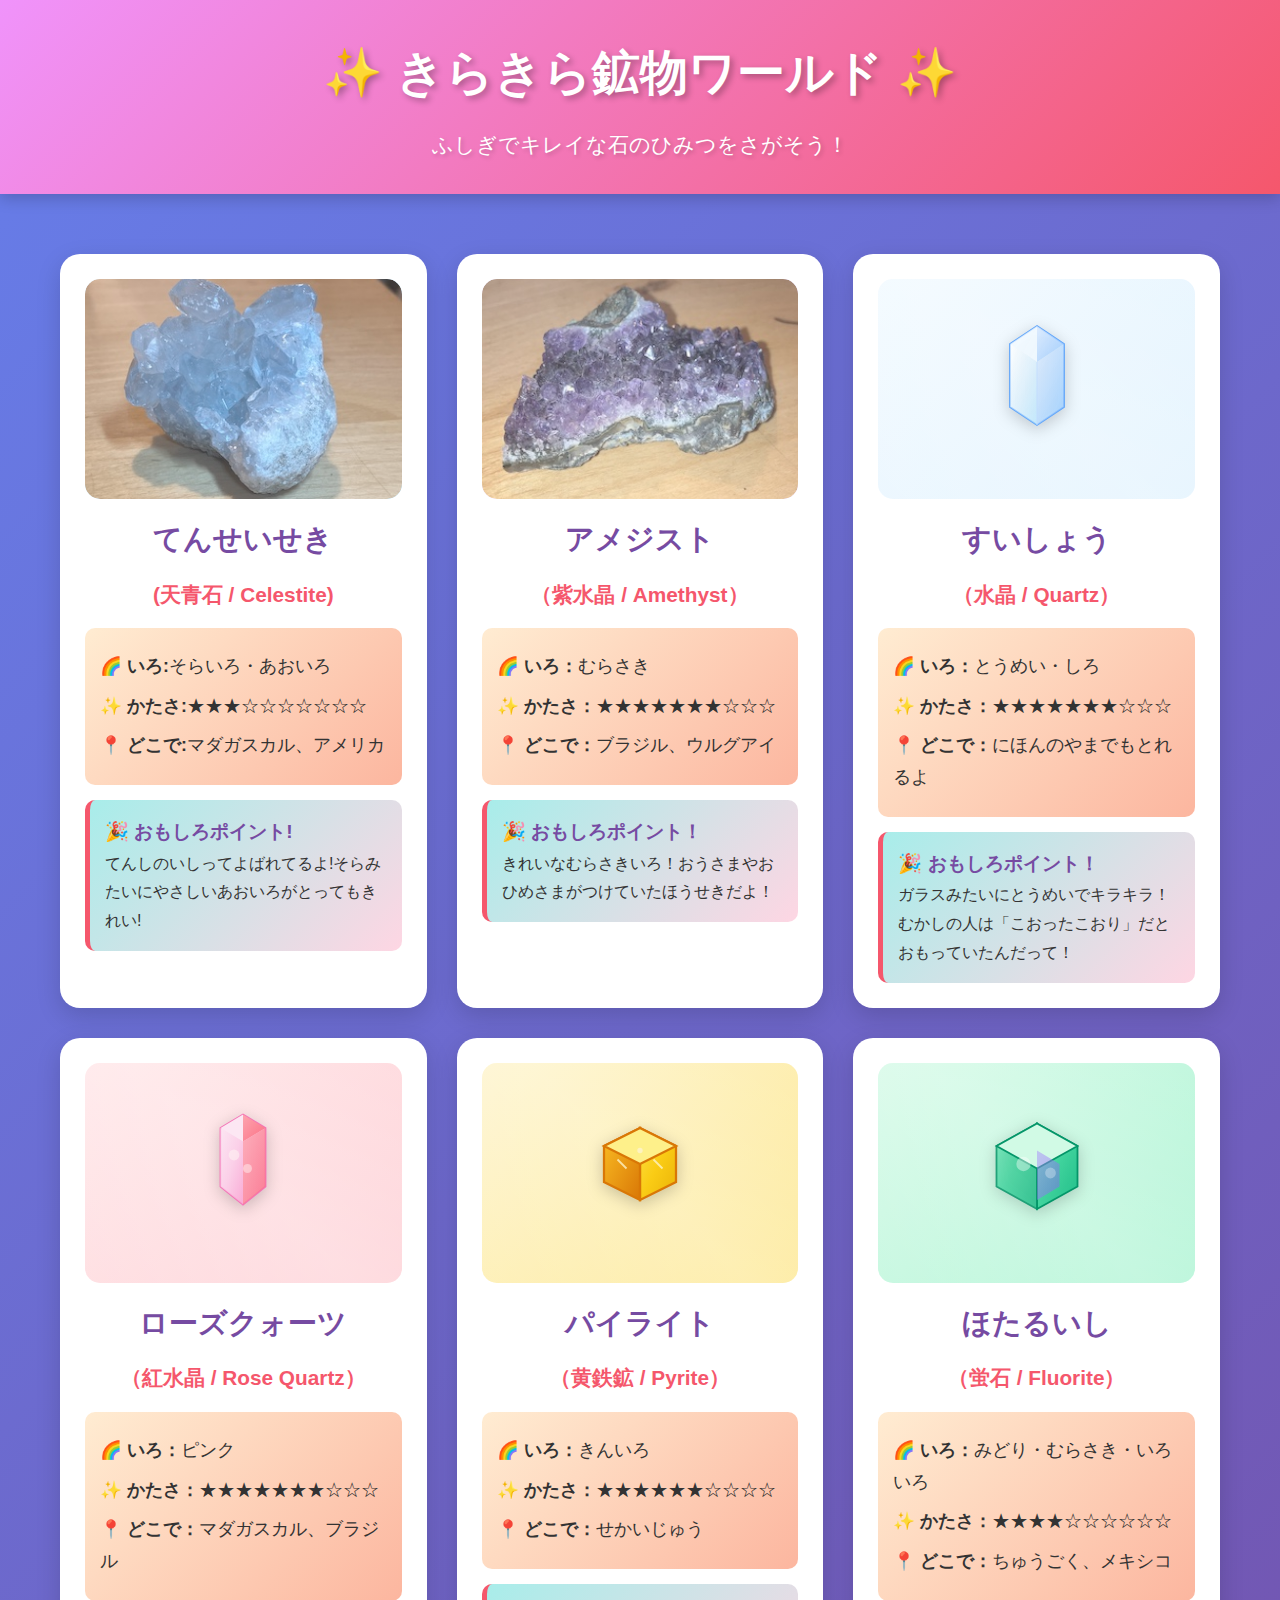
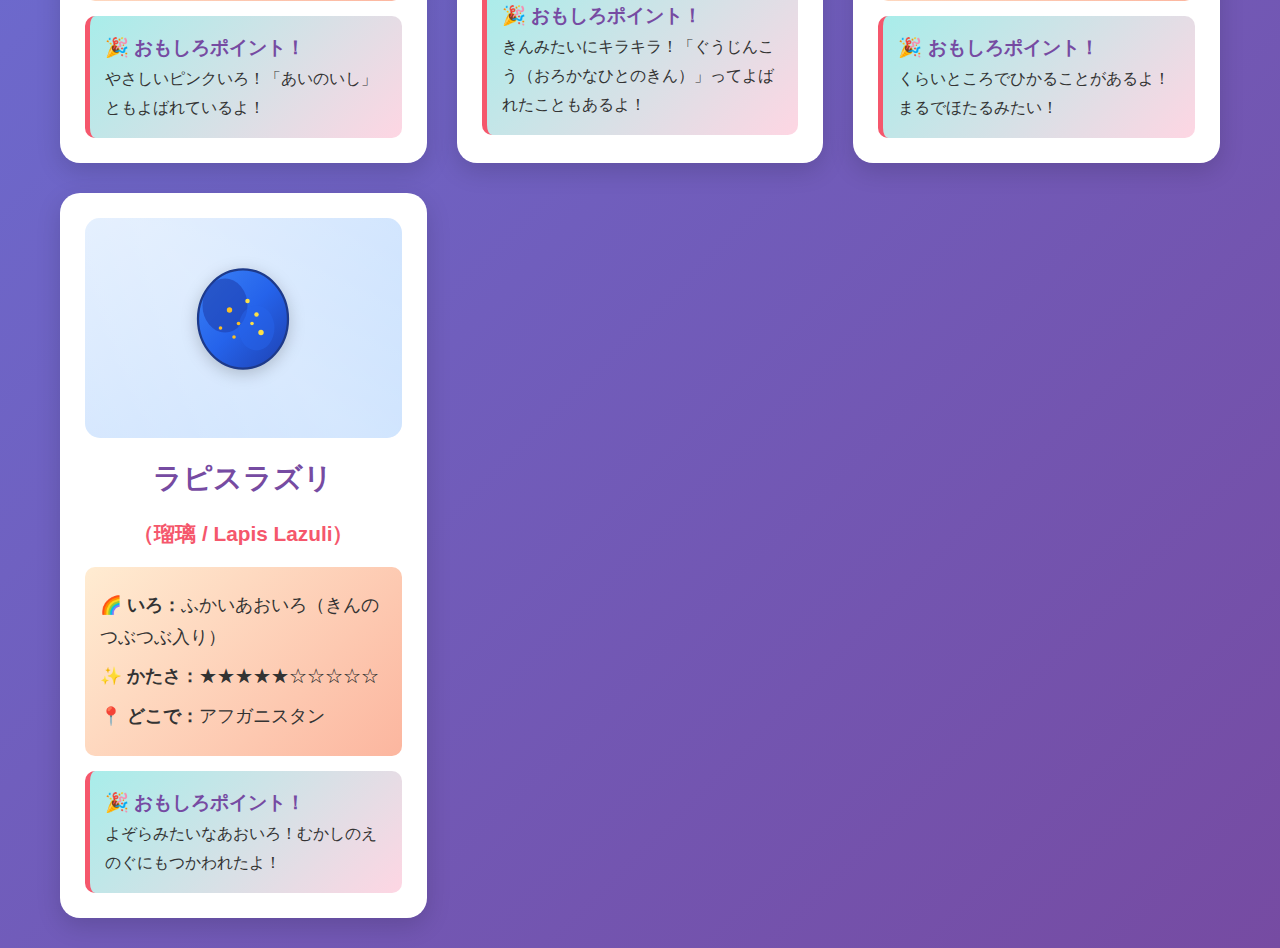
<file: koubutsu/koubutsu.html>
<!DOCTYPE html>
<html lang="ja">

<head>
  <meta name=”robots” content=”noindex”>
  <meta name=”robots” content=”nofollow”>
  <meta charset="UTF-8">
  <meta name="viewport" content="width=device-width, initial-scale=1.0">
  <title>きらきら鉱物ワールド</title>
  <style>
    * {
      margin: 0;
      padding: 0;
      box-sizing: border-box;
    }

    body {
      font-family: 'Comic Sans MS', 'Hiragino Kaku Gothic Pro', 'メイリオ', sans-serif;
      background: linear-gradient(135deg, #667eea 0%, #764ba2 100%);
      color: #333;
      line-height: 1.8;
    }

    .header {
      background: linear-gradient(135deg, #f093fb 0%, #f5576c 100%);
      padding: 30px;
      text-align: center;
      box-shadow: 0 4px 15px rgba(0, 0, 0, 0.2);
    }

    .header h1 {
      color: white;
      font-size: 3em;
      text-shadow: 3px 3px 6px rgba(0, 0, 0, 0.3);
      margin-bottom: 10px;
      animation: bounce 2s infinite;
    }

    @keyframes bounce {

      0%,
      100% {
        transform: translateY(0);
      }

      50% {
        transform: translateY(-10px);
      }
    }

    .header p {
      color: white;
      font-size: 1.3em;
      text-shadow: 2px 2px 4px rgba(0, 0, 0, 0.2);
    }

    .container {
      max-width: 1200px;
      margin: 0 auto;
      padding: 30px 20px;
    }

    .mineral-grid {
      display: grid;
      grid-template-columns: repeat(auto-fit, minmax(300px, 1fr));
      gap: 30px;
      margin-top: 30px;
    }

    .mineral-card {
      background: white;
      border-radius: 20px;
      padding: 25px;
      box-shadow: 0 8px 25px rgba(0, 0, 0, 0.15);
      transition: transform 0.3s ease, box-shadow 0.3s ease;
      cursor: pointer;
    }

    .mineral-card:hover {
      transform: translateY(-10px) rotate(1deg);
      box-shadow: 0 15px 35px rgba(0, 0, 0, 0.25);
    }

    .mineral-card:hover svg {
      transform: scale(1.05) rotate(5deg);
    }

    .mineral-image {
      width: 100%;
      height: 220px;
      background: linear-gradient(135deg, #f0f9ff 0%, #e0f2fe 100%);
      border-radius: 15px;
      display: flex;
      align-items: center;
      justify-content: center;
      margin-bottom: 15px;
      position: relative;
      overflow: hidden;
    }

    .mineral-image img {
      width: 100%;
      height: 100%;
      object-fit: cover;
      border-radius: 15px;
    }

    .mineral-image svg {
      width: 180px;
      height: 180px;
      transition: transform 0.3s ease;
      filter: drop-shadow(0 4px 8px rgba(0, 0, 0, 0.2));
    }

    .mineral-image::before {
      content: '';
      position: absolute;
      top: -50%;
      left: -50%;
      width: 200%;
      height: 200%;
      background: linear-gradient(45deg,
          transparent,
          rgba(255, 255, 255, 0.3),
          transparent);
      animation: shine 3s infinite;
    }

    @keyframes shine {
      0% {
        transform: translateX(-100%) translateY(-100%) rotate(45deg);
      }

      100% {
        transform: translateX(100%) translateY(100%) rotate(45deg);
      }
    }

    .mineral-card h2 {
      color: #764ba2;
      font-size: 1.8em;
      margin-bottom: 10px;
      text-align: center;
    }

    .mineral-card h3 {
      color: #f5576c;
      font-size: 1.3em;
      margin-bottom: 15px;
      text-align: center;
    }

    .mineral-info {
      background: linear-gradient(135deg, #ffecd2 0%, #fcb69f 100%);
      padding: 15px;
      border-radius: 10px;
      margin-top: 15px;
    }

    .mineral-info p {
      margin: 8px 0;
      font-size: 1.1em;
    }

    .fun-fact {
      background: linear-gradient(135deg, #a8edea 0%, #fed6e3 100%);
      padding: 15px;
      border-radius: 10px;
      margin-top: 15px;
      border-left: 5px solid #f5576c;
    }

    .fun-fact strong {
      color: #764ba2;
      font-size: 1.2em;
    }

    .sparkle {
      display: inline-block;
      animation: sparkle 1.5s infinite;
    }

    @keyframes sparkle {

      0%,
      100% {
        opacity: 1;
        transform: scale(1);
      }

      50% {
        opacity: 0.5;
        transform: scale(1.2);
      }
    }
  </style>
</head>

<body>
  <div class="header">
    <h1>✨ きらきら鉱物ワールド ✨</h1>
    <p>ふしぎでキレイな石のひみつをさがそう！</p>
  </div>

  <div class="container">
    <div class="mineral-grid">

      <!-- 天青石 -->
      <div class="mineral-card">
        <div class="mineral-image" style="background: linear-gradient(135deg, #e0f2fe 0%, #bae6fd 100%);">
          <img src="tenseiseki.jpg" alt="天青石の写真">
        </div>
        <h2>てんせいせき</h2>
        <h3>(天青石 / Celestite)</h3>
        <div class="mineral-info">
          <p>🌈 <strong>いろ:</strong>そらいろ・あおいろ</p>
          <p>✨ <strong>かたさ:</strong>★★★☆☆☆☆☆☆☆</p>
          <p>📍 <strong>どこで:</strong>マダガスカル、アメリカ</p>
        </div>
        <div class="fun-fact">
          <strong>🎉 おもしろポイント!</strong><br>
          てんしのいしってよばれてるよ!そらみたいにやさしいあおいろがとってもきれい!
        </div>
      </div>

      <!-- アメジスト -->
      <div class="mineral-card">
        <div class="mineral-image" style="background: linear-gradient(135deg, #f3e8ff 0%, #e9d5ff 100%);">
          <img src="Amethyst.jpg" alt="アメジストの写真">
        </div>
        <h2>アメジスト</h2>
        <h3>（紫水晶 / Amethyst）</h3>
        <div class="mineral-info">
          <p>🌈 <strong>いろ：</strong>むらさき</p>
          <p>✨ <strong>かたさ：</strong>★★★★★★★☆☆☆</p>
          <p>📍 <strong>どこで：</strong>ブラジル、ウルグアイ</p>
        </div>
        <div class="fun-fact">
          <strong>🎉 おもしろポイント！</strong><br>
          きれいなむらさきいろ！おうさまやおひめさまがつけていたほうせきだよ！
        </div>
      </div>

      <!-- 水晶 -->
      <div class="mineral-card">
        <div class="mineral-image">
          <svg viewBox="0 0 200 200" xmlns="http://www.w3.org/2000/svg">
            <defs>
              <linearGradient id="quartzGrad1" x1="0%" y1="0%" x2="100%" y2="100%">
                <stop offset="0%" style="stop-color:#ffffff;stop-opacity:0.9" />
                <stop offset="50%" style="stop-color:#e0f2fe;stop-opacity:0.8" />
                <stop offset="100%" style="stop-color:#bae6fd;stop-opacity:0.9" />
              </linearGradient>
              <linearGradient id="quartzGrad2" x1="0%" y1="0%" x2="100%" y2="100%">
                <stop offset="0%" style="stop-color:#dbeafe;stop-opacity:0.95" />
                <stop offset="100%" style="stop-color:#93c5fd;stop-opacity:0.85" />
              </linearGradient>
            </defs>
            <!-- 六角柱の水晶 -->
            <polygon points="100,30 130,50 130,120 100,140 70,120 70,50" fill="url(#quartzGrad1)" stroke="#60a5fa"
              stroke-width="2" />
            <polygon points="100,30 130,50 100,70" fill="url(#quartzGrad2)" opacity="0.9" />
            <polygon points="70,50 100,30 100,70" fill="#f0f9ff" opacity="0.8" />
            <polygon points="70,50 70,120 100,140 100,70" fill="url(#quartzGrad1)" opacity="0.7" />
            <polygon points="130,50 130,120 100,140 100,70" fill="url(#quartzGrad2)" opacity="0.75" />
            <line x1="100" y1="70" x2="100" y2="140" stroke="#bfdbfe" stroke-width="1.5" opacity="0.6" />
          </svg>
        </div>
        <h2>すいしょう</h2>
        <h3>（水晶 / Quartz）</h3>
        <div class="mineral-info">
          <p>🌈 <strong>いろ：</strong>とうめい・しろ</p>
          <p>✨ <strong>かたさ：</strong>★★★★★★★☆☆☆</p>
          <p>📍 <strong>どこで：</strong>にほんのやまでもとれるよ</p>
        </div>
        <div class="fun-fact">
          <strong>🎉 おもしろポイント！</strong><br>
          ガラスみたいにとうめいでキラキラ！むかしの人は「こおったこおり」だとおもっていたんだって！
        </div>
      </div>

      <!-- ローズクォーツ -->
      <div class="mineral-card">
        <div class="mineral-image" style="background: linear-gradient(135deg, #ffe4e6 0%, #fecdd3 100%);">
          <svg viewBox="0 0 200 200" xmlns="http://www.w3.org/2000/svg">
            <defs>
              <linearGradient id="roseGrad1" x1="0%" y1="0%" x2="100%" y2="100%">
                <stop offset="0%" style="stop-color:#fce7f3;stop-opacity:1" />
                <stop offset="50%" style="stop-color:#fbcfe8;stop-opacity:1" />
                <stop offset="100%" style="stop-color:#f9a8d4;stop-opacity:1" />
              </linearGradient>
              <linearGradient id="roseGrad2" x1="0%" y1="0%" x2="100%" y2="100%">
                <stop offset="0%" style="stop-color:#fda4af;stop-opacity:1" />
                <stop offset="100%" style="stop-color:#fb7185;stop-opacity:1" />
              </linearGradient>
            </defs>
            <polygon points="100,35 125,50 125,115 100,135 75,115 75,50" fill="url(#roseGrad1)" stroke="#f472b6"
              stroke-width="2" />
            <polygon points="100,35 125,50 100,65" fill="url(#roseGrad2)" />
            <polygon points="75,50 100,35 100,65" fill="#fce7f3" />
            <polygon points="75,50 75,115 100,135 100,65" fill="url(#roseGrad1)" opacity="0.85" />
            <polygon points="125,50 125,115 100,135 100,65" fill="url(#roseGrad2)" opacity="0.8" />
            <circle cx="90" cy="80" r="6" fill="#fff1f2" opacity="0.6" />
            <circle cx="105" cy="95" r="5" fill="#fff1f2" opacity="0.5" />
          </svg>
        </div>
        <h2>ローズクォーツ</h2>
        <h3>（紅水晶 / Rose Quartz）</h3>
        <div class="mineral-info">
          <p>🌈 <strong>いろ：</strong>ピンク</p>
          <p>✨ <strong>かたさ：</strong>★★★★★★★☆☆☆</p>
          <p>📍 <strong>どこで：</strong>マダガスカル、ブラジル</p>
        </div>
        <div class="fun-fact">
          <strong>🎉 おもしろポイント！</strong><br>
          やさしいピンクいろ！「あいのいし」ともよばれているよ！
        </div>
      </div>

      <!-- パイライト -->
      <div class="mineral-card">
        <div class="mineral-image" style="background: linear-gradient(135deg, #fef3c7 0%, #fde68a 100%);">
          <svg viewBox="0 0 200 200" xmlns="http://www.w3.org/2000/svg">
            <defs>
              <linearGradient id="pyriteGrad1" x1="0%" y1="0%" x2="100%" y2="100%">
                <stop offset="0%" style="stop-color:#fde047;stop-opacity:1" />
                <stop offset="50%" style="stop-color:#facc15;stop-opacity:1" />
                <stop offset="100%" style="stop-color:#eab308;stop-opacity:1" />
              </linearGradient>
              <linearGradient id="pyriteGrad2" x1="0%" y1="0%" x2="100%" y2="100%">
                <stop offset="0%" style="stop-color:#fbbf24;stop-opacity:1" />
                <stop offset="100%" style="stop-color:#d97706;stop-opacity:1" />
              </linearGradient>
            </defs>
            <!-- 立方体 -->
            <polygon points="100,50 140,70 140,110 100,130" fill="url(#pyriteGrad1)" stroke="#d97706"
              stroke-width="2.5" />
            <polygon points="60,70 100,50 100,130 60,110" fill="url(#pyriteGrad2)" stroke="#d97706"
              stroke-width="2.5" />
            <polygon points="60,70 100,50 140,70 100,90" fill="#fef08a" stroke="#d97706" stroke-width="2.5" />
            <!-- キラキラ線 -->
            <line x1="75" y1="85" x2="85" y2="95" stroke="#fef3c7" stroke-width="2" opacity="0.8" />
            <line x1="115" y1="85" x2="125" y2="95" stroke="#fef3c7" stroke-width="2" opacity="0.8" />
            <circle cx="100" cy="75" r="3" fill="#fef3c7" opacity="0.9" />
          </svg>
        </div>
        <h2>パイライト</h2>
        <h3>（黄鉄鉱 / Pyrite）</h3>
        <div class="mineral-info">
          <p>🌈 <strong>いろ：</strong>きんいろ</p>
          <p>✨ <strong>かたさ：</strong>★★★★★★☆☆☆☆</p>
          <p>📍 <strong>どこで：</strong>せかいじゅう</p>
        </div>
        <div class="fun-fact">
          <strong>🎉 おもしろポイント！</strong><br>
          きんみたいにキラキラ！「ぐうじんこう（おろかなひとのきん）」ってよばれたこともあるよ！
        </div>
      </div>

      <!-- 蛍石 -->
      <div class="mineral-card">
        <div class="mineral-image" style="background: linear-gradient(135deg, #d1fae5 0%, #a7f3d0 100%);">
          <svg viewBox="0 0 200 200" xmlns="http://www.w3.org/2000/svg">
            <defs>
              <linearGradient id="fluoriteGrad1" x1="0%" y1="0%" x2="100%" y2="100%">
                <stop offset="0%" style="stop-color:#6ee7b7;stop-opacity:0.9" />
                <stop offset="50%" style="stop-color:#34d399;stop-opacity:0.9" />
                <stop offset="100%" style="stop-color:#10b981;stop-opacity:0.9" />
              </linearGradient>
              <linearGradient id="fluoriteGrad2" x1="0%" y1="0%" x2="100%" y2="100%">
                <stop offset="0%" style="stop-color:#a78bfa;stop-opacity:0.8" />
                <stop offset="100%" style="stop-color:#8b5cf6;stop-opacity:0.8" />
              </linearGradient>
            </defs>
            <!-- 立方体 -->
            <polygon points="100,45 145,70 145,115 100,140" fill="url(#fluoriteGrad1)" stroke="#059669"
              stroke-width="2" />
            <polygon points="55,70 100,45 100,140 55,115" fill="url(#fluoriteGrad1)" opacity="0.85" stroke="#059669"
              stroke-width="2" />
            <polygon points="55,70 100,45 145,70 100,95" fill="#d1fae5" stroke="#059669" stroke-width="2" />
            <!-- 紫のグラデーション -->
            <polygon points="100,75 125,90 125,115 100,130" fill="url(#fluoriteGrad2)" opacity="0.6" />
            <circle cx="85" cy="90" r="8" fill="#ffffff" opacity="0.4" />
            <circle cx="115" cy="100" r="6" fill="#ffffff" opacity="0.3" />
          </svg>
        </div>
        <h2>ほたるいし</h2>
        <h3>（蛍石 / Fluorite）</h3>
        <div class="mineral-info">
          <p>🌈 <strong>いろ：</strong>みどり・むらさき・いろいろ</p>
          <p>✨ <strong>かたさ：</strong>★★★★☆☆☆☆☆☆</p>
          <p>📍 <strong>どこで：</strong>ちゅうごく、メキシコ</p>
        </div>
        <div class="fun-fact">
          <strong>🎉 おもしろポイント！</strong><br>
          くらいところでひかることがあるよ！まるでほたるみたい！
        </div>
      </div>

      <!-- ラピスラズリ -->
      <div class="mineral-card">
        <div class="mineral-image" style="background: linear-gradient(135deg, #dbeafe 0%, #bfdbfe 100%);">
          <svg viewBox="0 0 200 200" xmlns="http://www.w3.org/2000/svg">
            <defs>
              <linearGradient id="lapisGrad1" x1="0%" y1="0%" x2="100%" y2="100%">
                <stop offset="0%" style="stop-color:#3b82f6;stop-opacity:1" />
                <stop offset="50%" style="stop-color:#2563eb;stop-opacity:1" />
                <stop offset="100%" style="stop-color:#1e40af;stop-opacity:1" />
              </linearGradient>
            </defs>
            <!-- 不規則な形 -->
            <ellipse cx="100" cy="90" rx="50" ry="55" fill="url(#lapisGrad1)" stroke="#1e3a8a" stroke-width="2.5" />
            <ellipse cx="80" cy="75" rx="25" ry="30" fill="#1e40af" opacity="0.6" />
            <ellipse cx="115" cy="100" rx="20" ry="25" fill="#2563eb" opacity="0.5" />
            <!-- 金のつぶつぶ -->
            <circle cx="85" cy="80" r="3" fill="#fbbf24" />
            <circle cx="105" cy="70" r="2.5" fill="#fde047" />
            <circle cx="95" cy="95" r="2" fill="#fbbf24" />
            <circle cx="115" cy="85" r="2.5" fill="#fde047" />
            <circle cx="75" cy="100" r="2" fill="#fbbf24" />
            <circle cx="120" cy="105" r="3" fill="#fde047" />
            <circle cx="90" cy="110" r="2" fill="#fbbf24" />
            <circle cx="110" cy="95" r="2" fill="#fde047" />
          </svg>
        </div>
        <h2>ラピスラズリ</h2>
        <h3>（瑠璃 / Lapis Lazuli）</h3>
        <div class="mineral-info">
          <p>🌈 <strong>いろ：</strong>ふかいあおいろ（きんのつぶつぶ入り）</p>
          <p>✨ <strong>かたさ：</strong>★★★★★☆☆☆☆☆</p>
          <p>📍 <strong>どこで：</strong>アフガニスタン</p>
        </div>
        <div class="fun-fact">
          <strong>🎉 おもしろポイント！</strong><br>
          よぞらみたいなあおいろ！むかしのえのぐにもつかわれたよ！
        </div>
      </div>

    </div>

  </div>

  <script>

    document.querySelectorAll('.mineral-card').forEach(card => {
      card.addEventListener('click', function () {
        this.style.animation = 'none';
        setTimeout(() => {
          this.style.animation = '';
        }, 10);
      });
    });
  </script>
</body>

</html>
</file>
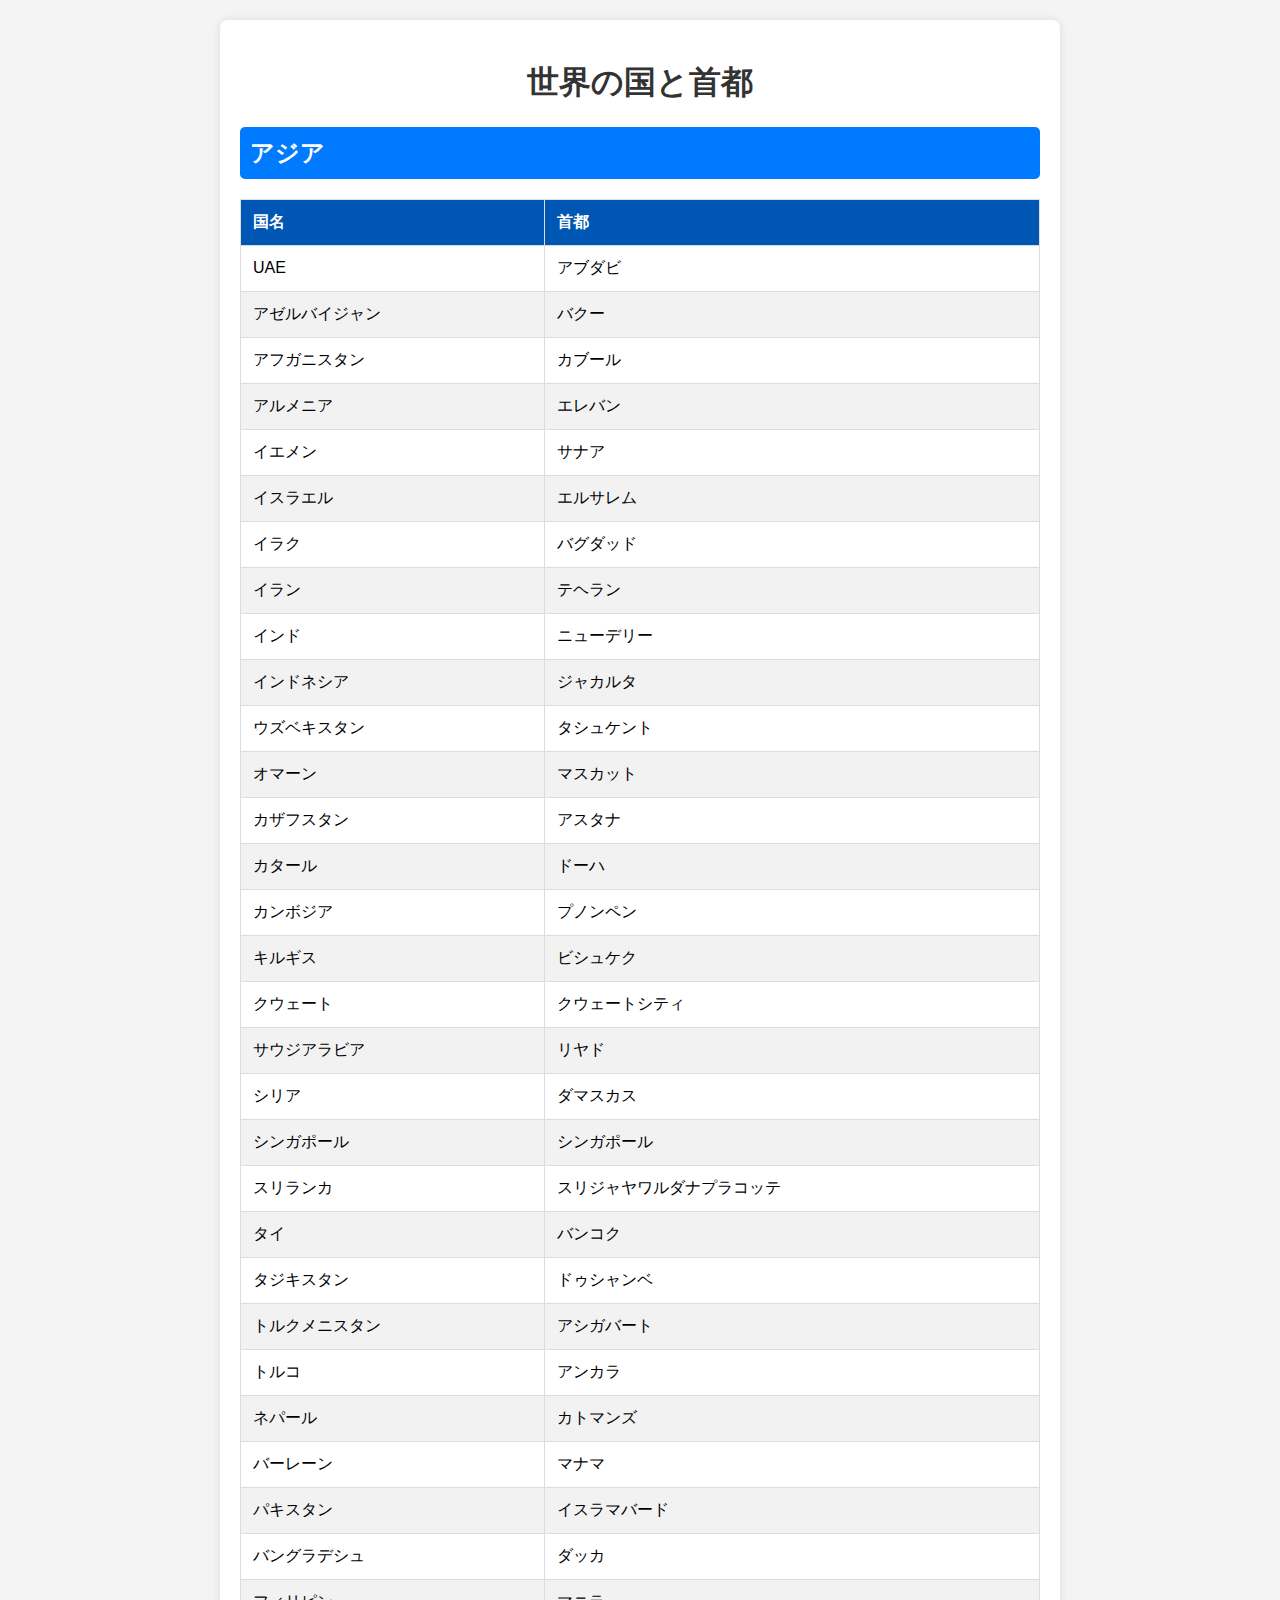
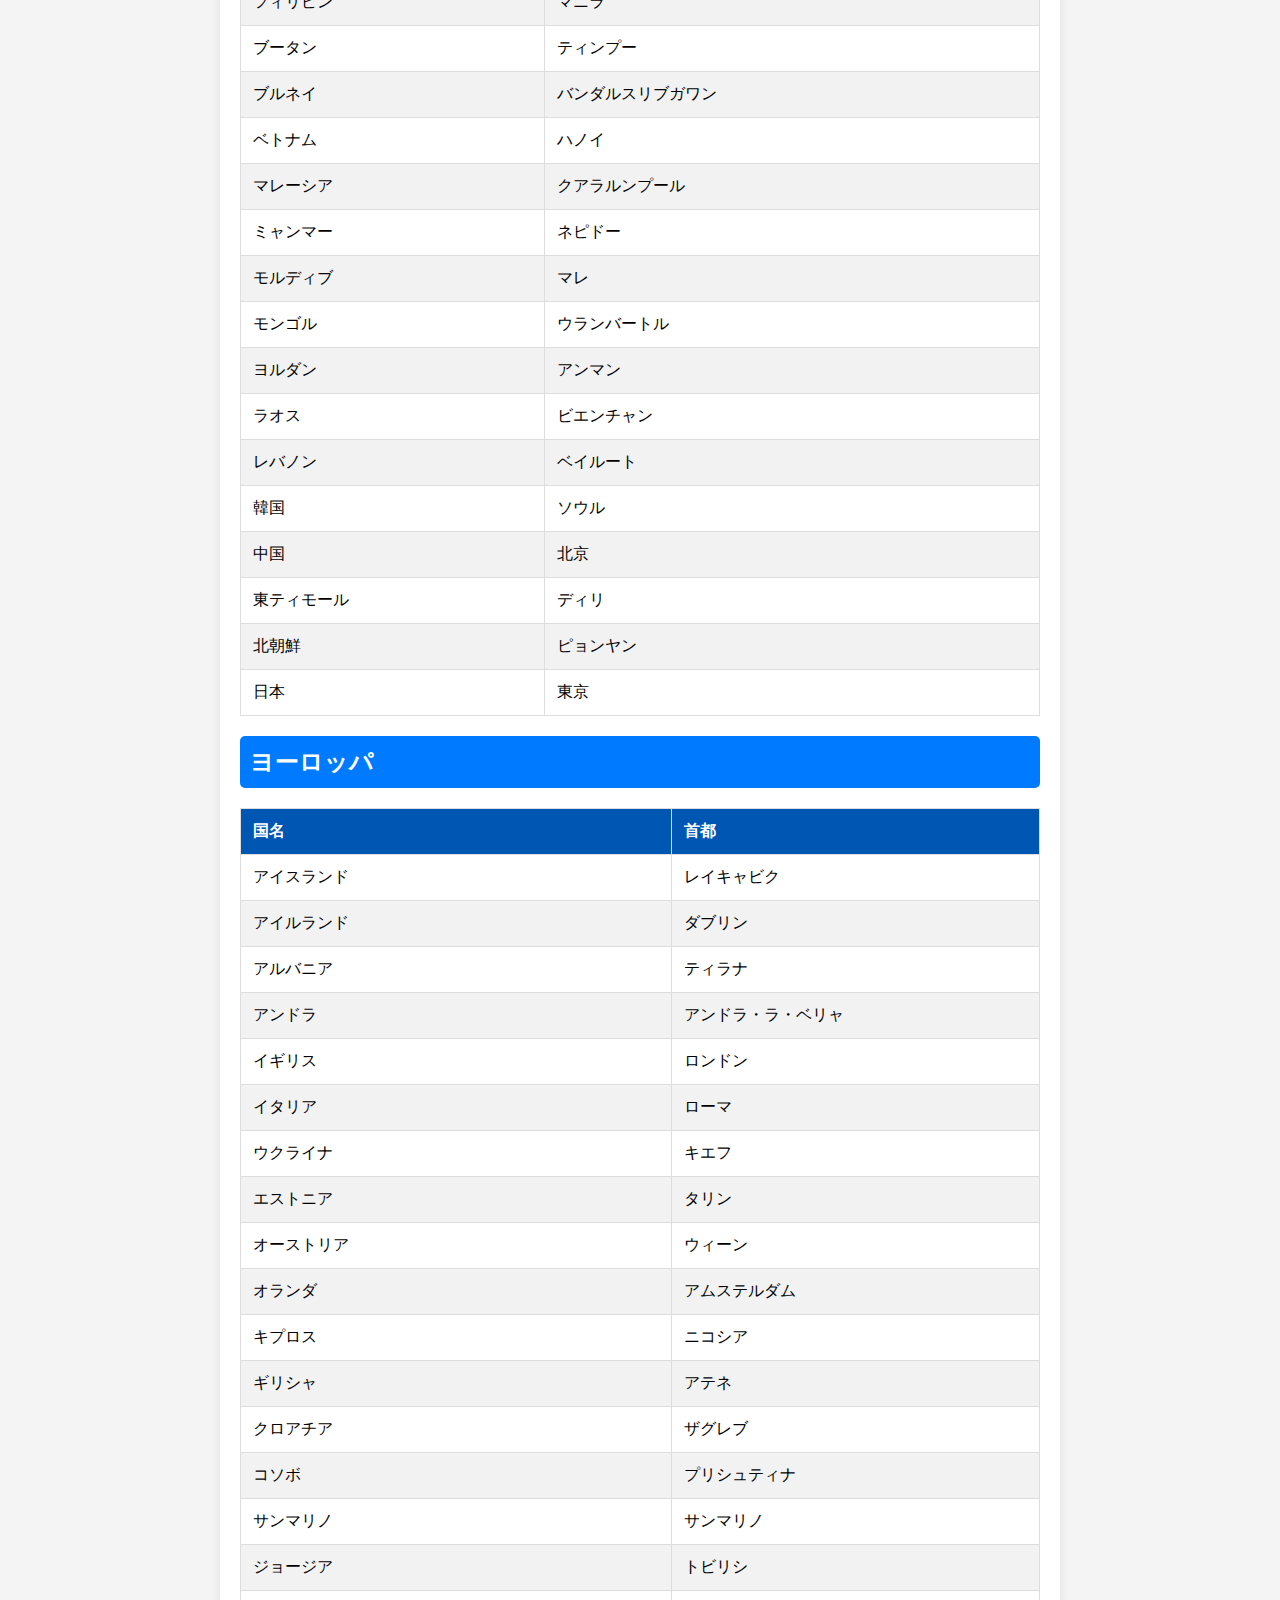
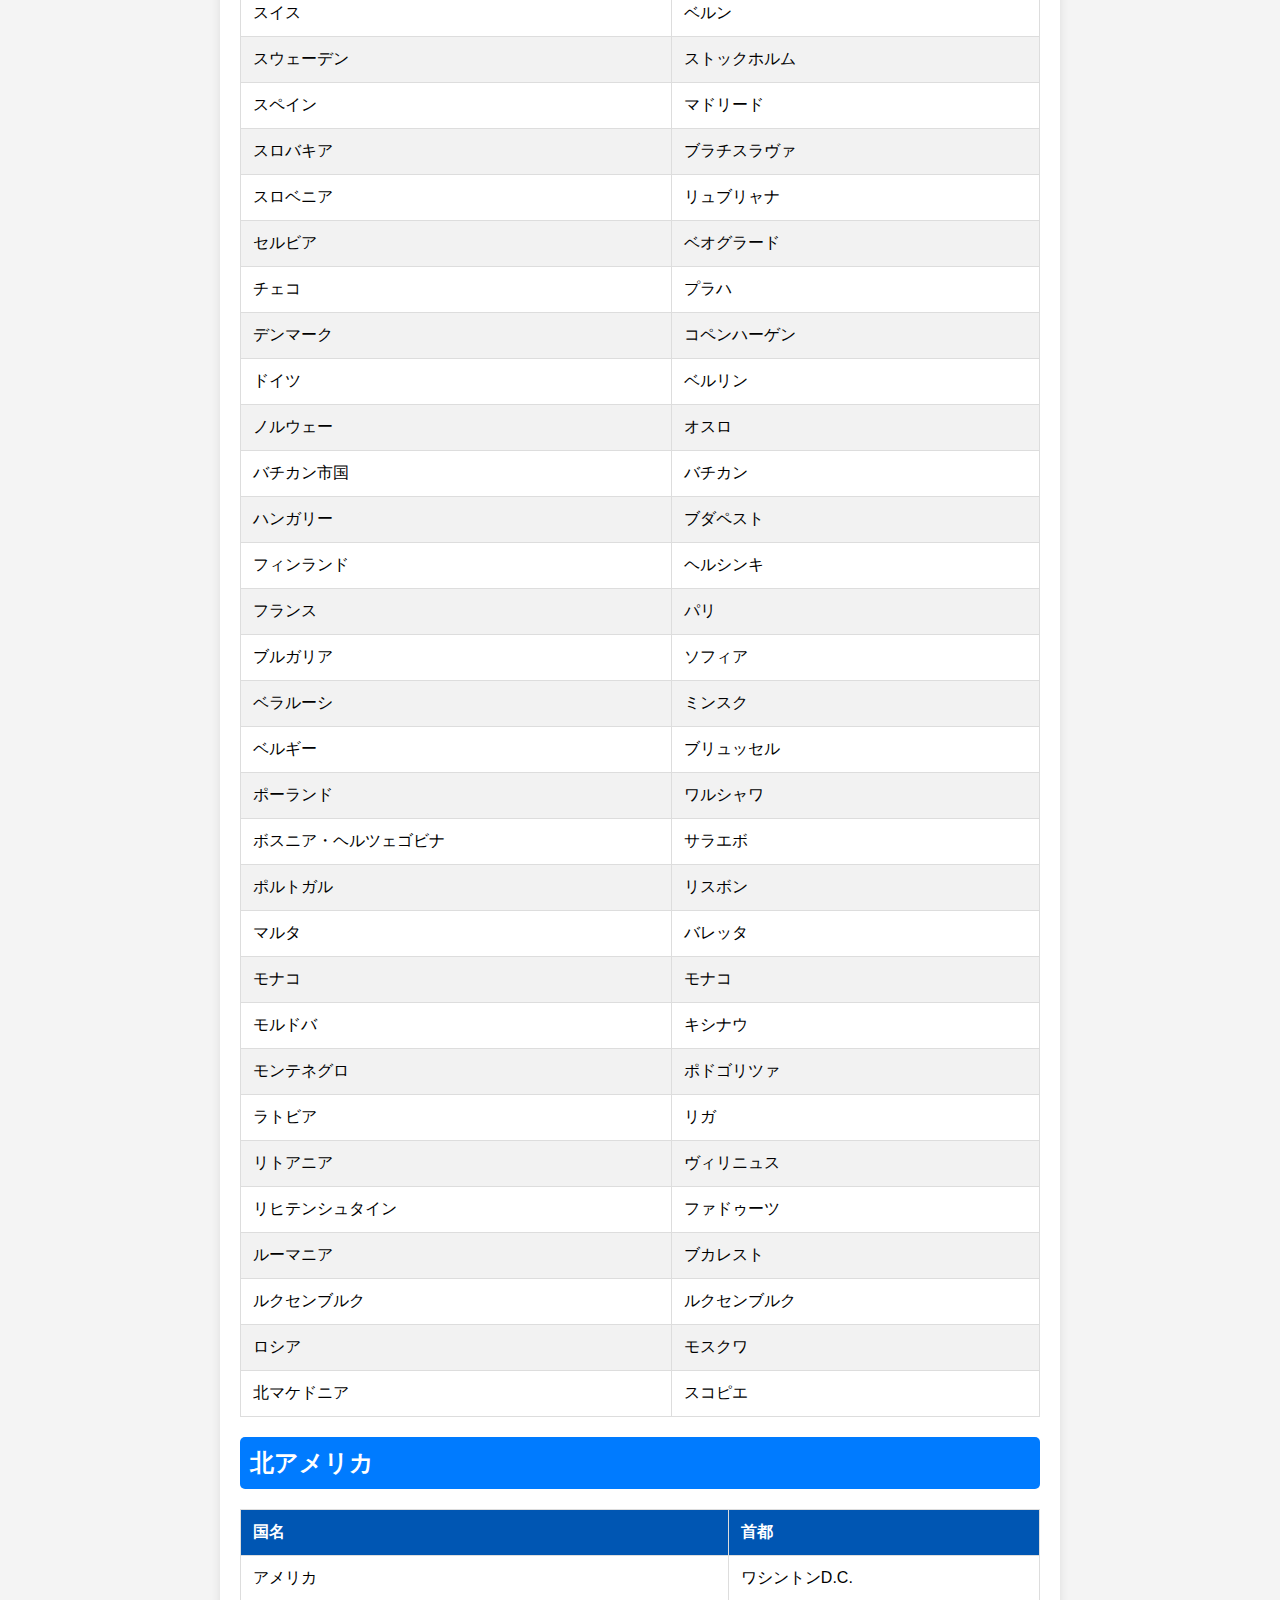
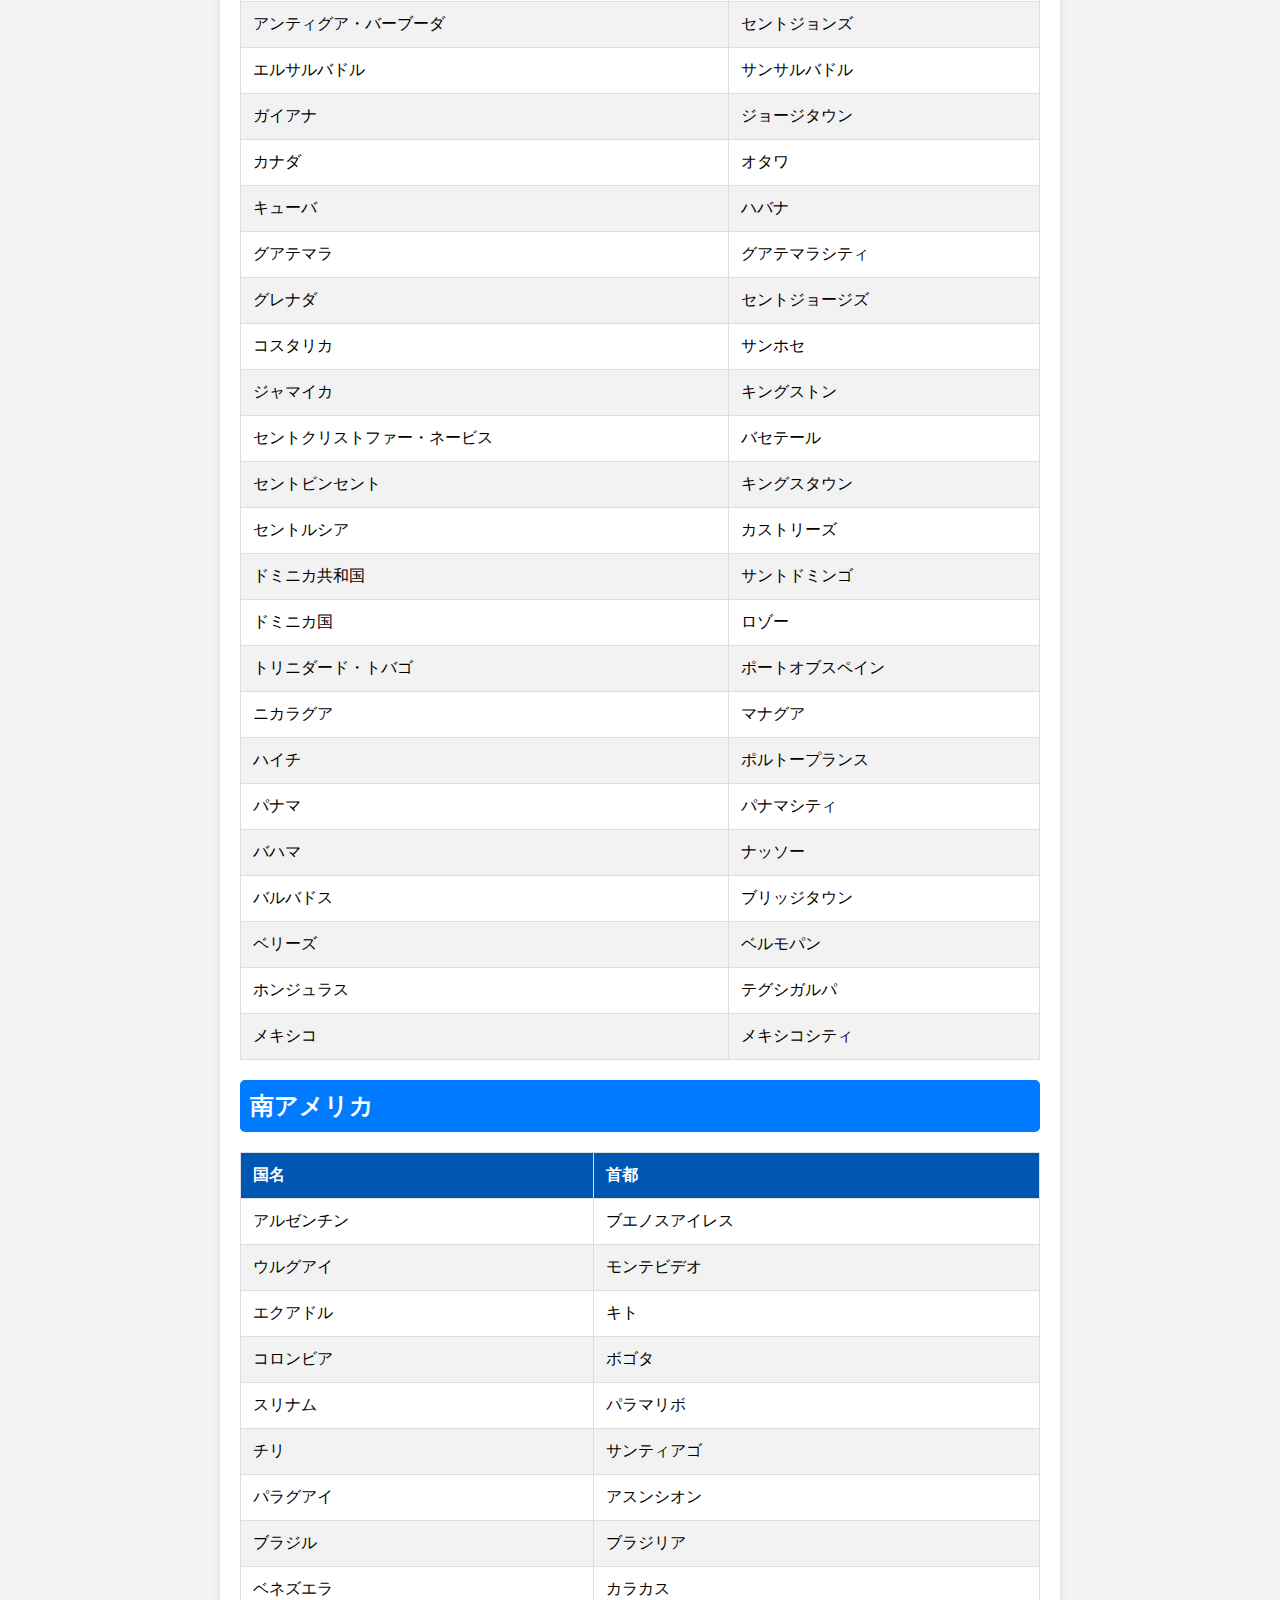
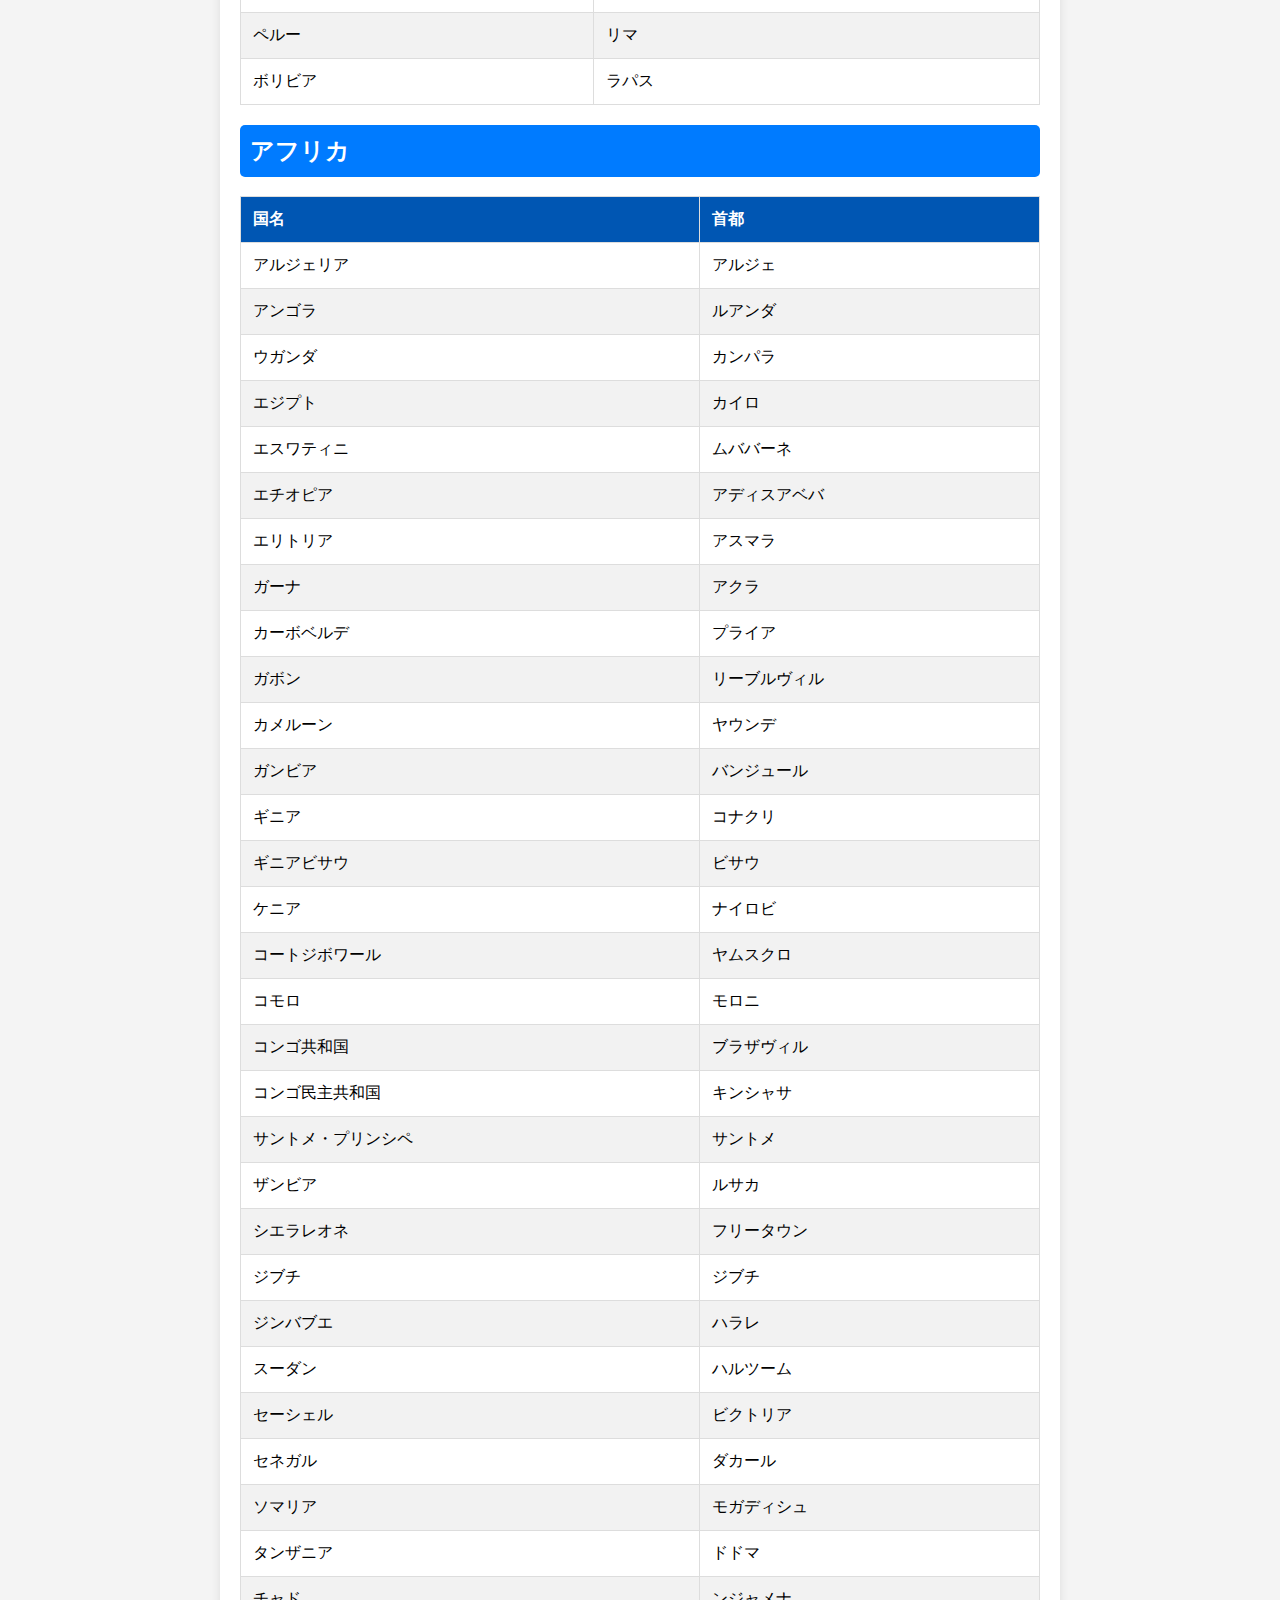
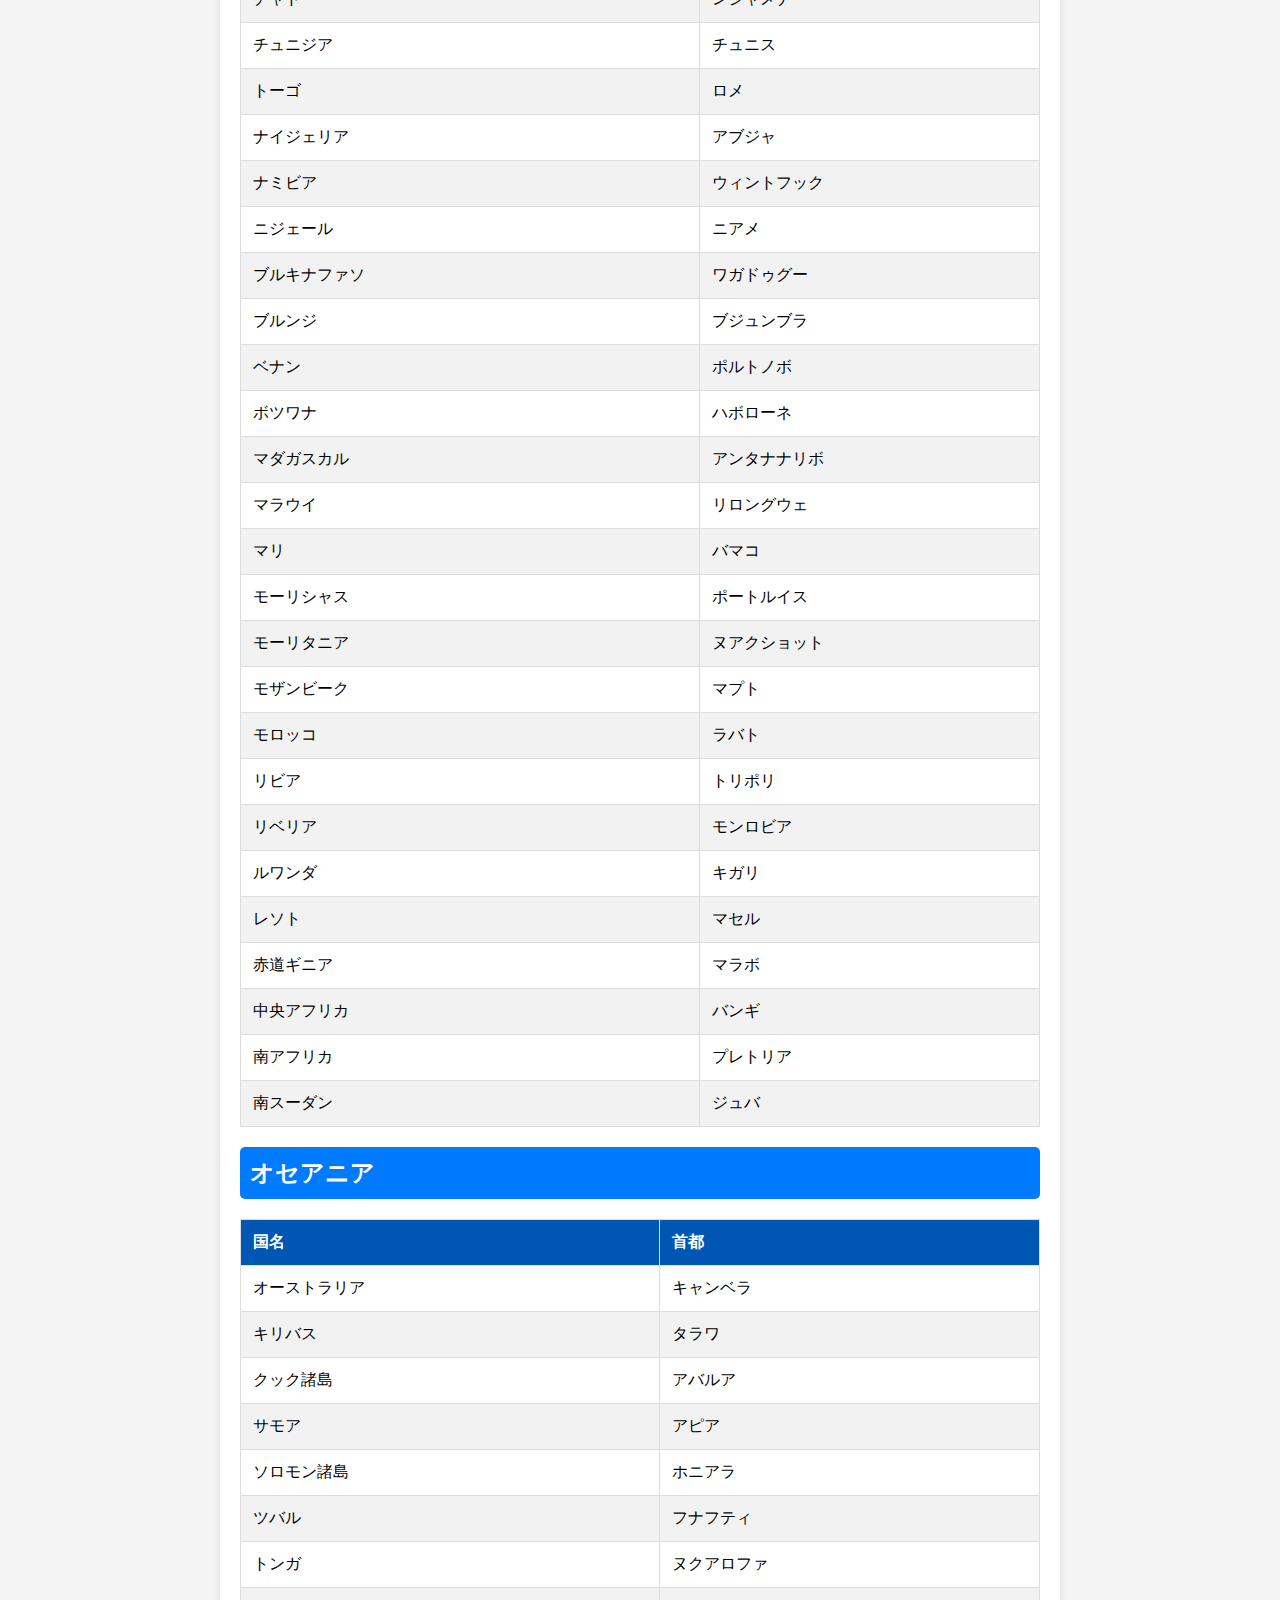
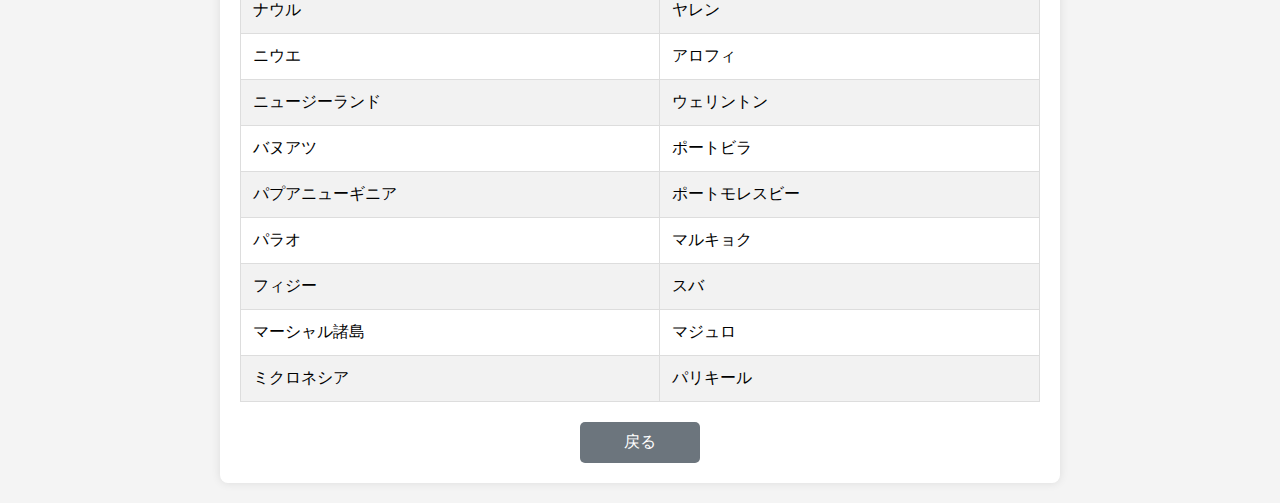
<file: national_capital/capital_list.html>
<!DOCTYPE html>
<html lang="ja">
<head>
    <meta charset="UTF-8">
    <meta name="viewport" content="width=device-width, initial-scale=1.0">
    <title>世界の国と首都</title>
    <style>
        body {
            font-family: sans-serif;
            margin: 20px;
            background-color: #f4f4f4;
        }
        .container {
            max-width: 800px;
            margin: auto;
            background-color: #fff;
            padding: 20px;
            border-radius: 8px;
            box-shadow: 0 0 10px rgba(0, 0, 0, 0.1);
        }
        h1 {
            text-align: center;
            color: #333;
        }
        h2 {
            background-color: #007bff;
            color: #fff;
            padding: 10px;
            margin-top: 20px;
            border-radius: 5px;
        }
        table {
            width: 100%;
            border-collapse: collapse;
            margin-top: 10px;
        }
        th, td {
            border: 1px solid #ddd;
            padding: 12px;
            text-align: left;
        }
        th {
            background-color: #0056b3;
            color: #fff;
        }
        tr:nth-child(even) {
            background-color: #f2f2f2;
        }
        .back-button {
            display: block;
            width: 100px;
            margin: 20px auto 0;
            padding: 10px;
            text-align: center;
            background-color: #6c757d;
            color: #fff;
            text-decoration: none;
            border-radius: 5px;
        }
    </style>
</head>
<body>
    <div class="container">
        <h1>世界の国と首都</h1>

        <h2>アジア</h2>
        <table>
            <thead>
                <tr>
                    <th>国名</th>
                    <th>首都</th>
                </tr>
            </thead>
            <tbody>
                <tr><td>UAE</td><td>アブダビ</td></tr>
                <tr><td>アゼルバイジャン</td><td>バクー</td></tr>
                <tr><td>アフガニスタン</td><td>カブール</td></tr>
                <tr><td>アルメニア</td><td>エレバン</td></tr>
                <tr><td>イエメン</td><td>サナア</td></tr>
                <tr><td>イスラエル</td><td>エルサレム</td></tr>
                <tr><td>イラク</td><td>バグダッド</td></tr>
                <tr><td>イラン</td><td>テヘラン</td></tr>
                <tr><td>インド</td><td>ニューデリー</td></tr>
                <tr><td>インドネシア</td><td>ジャカルタ</td></tr>
                <tr><td>ウズベキスタン</td><td>タシュケント</td></tr>
                <tr><td>オマーン</td><td>マスカット</td></tr>
                <tr><td>カザフスタン</td><td>アスタナ</td></tr>
                <tr><td>カタール</td><td>ドーハ</td></tr>
                <tr><td>カンボジア</td><td>プノンペン</td></tr>
                <tr><td>キルギス</td><td>ビシュケク</td></tr>
                <tr><td>クウェート</td><td>クウェートシティ</td></tr>
                <tr><td>サウジアラビア</td><td>リヤド</td></tr>
                <tr><td>シリア</td><td>ダマスカス</td></tr>
                <tr><td>シンガポール</td><td>シンガポール</td></tr>
                <tr><td>スリランカ</td><td>スリジャヤワルダナプラコッテ</td></tr>
                <tr><td>タイ</td><td>バンコク</td></tr>
                <tr><td>タジキスタン</td><td>ドゥシャンベ</td></tr>
                <tr><td>トルクメニスタン</td><td>アシガバート</td></tr>
                <tr><td>トルコ</td><td>アンカラ</td></tr>
                <tr><td>ネパール</td><td>カトマンズ</td></tr>
                <tr><td>バーレーン</td><td>マナマ</td></tr>
                <tr><td>パキスタン</td><td>イスラマバード</td></tr>
                <tr><td>バングラデシュ</td><td>ダッカ</td></tr>
                <tr><td>フィリピン</td><td>マニラ</td></tr>
                <tr><td>ブータン</td><td>ティンプー</td></tr>
                <tr><td>ブルネイ</td><td>バンダルスリブガワン</td></tr>
                <tr><td>ベトナム</td><td>ハノイ</td></tr>
                <tr><td>マレーシア</td><td>クアラルンプール</td></tr>
                <tr><td>ミャンマー</td><td>ネピドー</td></tr>
                <tr><td>モルディブ</td><td>マレ</td></tr>
                <tr><td>モンゴル</td><td>ウランバートル</td></tr>
                <tr><td>ヨルダン</td><td>アンマン</td></tr>
                <tr><td>ラオス</td><td>ビエンチャン</td></tr>
                <tr><td>レバノン</td><td>ベイルート</td></tr>
                <tr><td>韓国</td><td>ソウル</td></tr>
                <tr><td>中国</td><td>北京</td></tr>
                <tr><td>東ティモール</td><td>ディリ</td></tr>
                <tr><td>北朝鮮</td><td>ピョンヤン</td></tr>
                <tr><td>日本</td><td>東京</td></tr>
            </tbody>
        </table>
        
        <h2>ヨーロッパ</h2>
        <table>
            <thead>
                <tr>
                    <th>国名</th>
                    <th>首都</th>
                </tr>
            </thead>
            <tbody>
                <tr><td>アイスランド</td><td>レイキャビク</td></tr>
                <tr><td>アイルランド</td><td>ダブリン</td></tr>
                <tr><td>アルバニア</td><td>ティラナ</td></tr>
                <tr><td>アンドラ</td><td>アンドラ・ラ・ベリャ</td></tr>
                <tr><td>イギリス</td><td>ロンドン</td></tr>
                <tr><td>イタリア</td><td>ローマ</td></tr>
                <tr><td>ウクライナ</td><td>キエフ</td></tr>
                <tr><td>エストニア</td><td>タリン</td></tr>
                <tr><td>オーストリア</td><td>ウィーン</td></tr>
                <tr><td>オランダ</td><td>アムステルダム</td></tr>
                <tr><td>キプロス</td><td>ニコシア</td></tr>
                <tr><td>ギリシャ</td><td>アテネ</td></tr>
                <tr><td>クロアチア</td><td>ザグレブ</td></tr>
                <tr><td>コソボ</td><td>プリシュティナ</td></tr>
                <tr><td>サンマリノ</td><td>サンマリノ</td></tr>
                <tr><td>ジョージア</td><td>トビリシ</td></tr>
                <tr><td>スイス</td><td>ベルン</td></tr>
                <tr><td>スウェーデン</td><td>ストックホルム</td></tr>
                <tr><td>スペイン</td><td>マドリード</td></tr>
                <tr><td>スロバキア</td><td>ブラチスラヴァ</td></tr>
                <tr><td>スロベニア</td><td>リュブリャナ</td></tr>
                <tr><td>セルビア</td><td>ベオグラード</td></tr>
                <tr><td>チェコ</td><td>プラハ</td></tr>
                <tr><td>デンマーク</td><td>コペンハーゲン</td></tr>
                <tr><td>ドイツ</td><td>ベルリン</td></tr>
                <tr><td>ノルウェー</td><td>オスロ</td></tr>
                <tr><td>バチカン市国</td><td>バチカン</td></tr>
                <tr><td>ハンガリー</td><td>ブダペスト</td></tr>
                <tr><td>フィンランド</td><td>ヘルシンキ</td></tr>
                <tr><td>フランス</td><td>パリ</td></tr>
                <tr><td>ブルガリア</td><td>ソフィア</td></tr>
                <tr><td>ベラルーシ</td><td>ミンスク</td></tr>
                <tr><td>ベルギー</td><td>ブリュッセル</td></tr>
                <tr><td>ポーランド</td><td>ワルシャワ</td></tr>
                <tr><td>ボスニア・ヘルツェゴビナ</td><td>サラエボ</td></tr>
                <tr><td>ポルトガル</td><td>リスボン</td></tr>
                <tr><td>マルタ</td><td>バレッタ</td></tr>
                <tr><td>モナコ</td><td>モナコ</td></tr>
                <tr><td>モルドバ</td><td>キシナウ</td></tr>
                <tr><td>モンテネグロ</td><td>ポドゴリツァ</td></tr>
                <tr><td>ラトビア</td><td>リガ</td></tr>
                <tr><td>リトアニア</td><td>ヴィリニュス</td></tr>
                <tr><td>リヒテンシュタイン</td><td>ファドゥーツ</td></tr>
                <tr><td>ルーマニア</td><td>ブカレスト</td></tr>
                <tr><td>ルクセンブルク</td><td>ルクセンブルク</td></tr>
                <tr><td>ロシア</td><td>モスクワ</td></tr>
                <tr><td>北マケドニア</td><td>スコピエ</td></tr>
            </tbody>
        </table>
        
        <h2>北アメリカ</h2>
        <table>
            <thead>
                <tr>
                    <th>国名</th>
                    <th>首都</th>
                </tr>
            </thead>
            <tbody>
                <tr><td>アメリカ</td><td>ワシントンD.C.</td></tr>
                <tr><td>アンティグア・バーブーダ</td><td>セントジョンズ</td></tr>
                <tr><td>エルサルバドル</td><td>サンサルバドル</td></tr>
                <tr><td>ガイアナ</td><td>ジョージタウン</td></tr>
                <tr><td>カナダ</td><td>オタワ</td></tr>
                <tr><td>キューバ</td><td>ハバナ</td></tr>
                <tr><td>グアテマラ</td><td>グアテマラシティ</td></tr>
                <tr><td>グレナダ</td><td>セントジョージズ</td></tr>
                <tr><td>コスタリカ</td><td>サンホセ</td></tr>
                <tr><td>ジャマイカ</td><td>キングストン</td></tr>
                <tr><td>セントクリストファー・ネービス</td><td>バセテール</td></tr>
                <tr><td>セントビンセント</td><td>キングスタウン</td></tr>
                <tr><td>セントルシア</td><td>カストリーズ</td></tr>
                <tr><td>ドミニカ共和国</td><td>サントドミンゴ</td></tr>
                <tr><td>ドミニカ国</td><td>ロゾー</td></tr>
                <tr><td>トリニダード・トバゴ</td><td>ポートオブスペイン</td></tr>
                <tr><td>ニカラグア</td><td>マナグア</td></tr>
                <tr><td>ハイチ</td><td>ポルトープランス</td></tr>
                <tr><td>パナマ</td><td>パナマシティ</td></tr>
                <tr><td>バハマ</td><td>ナッソー</td></tr>
                <tr><td>バルバドス</td><td>ブリッジタウン</td></tr>
                <tr><td>ベリーズ</td><td>ベルモパン</td></tr>
                <tr><td>ホンジュラス</td><td>テグシガルパ</td></tr>
                <tr><td>メキシコ</td><td>メキシコシティ</td></tr>
            </tbody>
        </table>

        <h2>南アメリカ</h2>
        <table>
            <thead>
                <tr>
                    <th>国名</th>
                    <th>首都</th>
                </tr>
            </thead>
            <tbody>
                <tr><td>アルゼンチン</td><td>ブエノスアイレス</td></tr>
                <tr><td>ウルグアイ</td><td>モンテビデオ</td></tr>
                <tr><td>エクアドル</td><td>キト</td></tr>
                <tr><td>コロンビア</td><td>ボゴタ</td></tr>
                <tr><td>スリナム</td><td>パラマリボ</td></tr>
                <tr><td>チリ</td><td>サンティアゴ</td></tr>
                <tr><td>パラグアイ</td><td>アスンシオン</td></tr>
                <tr><td>ブラジル</td><td>ブラジリア</td></tr>
                <tr><td>ベネズエラ</td><td>カラカス</td></tr>
                <tr><td>ペルー</td><td>リマ</td></tr>
                <tr><td>ボリビア</td><td>ラパス</td></tr>
            </tbody>
        </table>

        <h2>アフリカ</h2>
        <table>
            <thead>
                <tr>
                    <th>国名</th>
                    <th>首都</th>
                </tr>
            </thead>
            <tbody>
                <tr><td>アルジェリア</td><td>アルジェ</td></tr>
                <tr><td>アンゴラ</td><td>ルアンダ</td></tr>
                <tr><td>ウガンダ</td><td>カンパラ</td></tr>
                <tr><td>エジプト</td><td>カイロ</td></tr>
                <tr><td>エスワティニ</td><td>ムババーネ</td></tr>
                <tr><td>エチオピア</td><td>アディスアベバ</td></tr>
                <tr><td>エリトリア</td><td>アスマラ</td></tr>
                <tr><td>ガーナ</td><td>アクラ</td></tr>
                <tr><td>カーボベルデ</td><td>プライア</td></tr>
                <tr><td>ガボン</td><td>リーブルヴィル</td></tr>
                <tr><td>カメルーン</td><td>ヤウンデ</td></tr>
                <tr><td>ガンビア</td><td>バンジュール</td></tr>
                <tr><td>ギニア</td><td>コナクリ</td></tr>
                <tr><td>ギニアビサウ</td><td>ビサウ</td></tr>
                <tr><td>ケニア</td><td>ナイロビ</td></tr>
                <tr><td>コートジボワール</td><td>ヤムスクロ</td></tr>
                <tr><td>コモロ</td><td>モロニ</td></tr>
                <tr><td>コンゴ共和国</td><td>ブラザヴィル</td></tr>
                <tr><td>コンゴ民主共和国</td><td>キンシャサ</td></tr>
                <tr><td>サントメ・プリンシペ</td><td>サントメ</td></tr>
                <tr><td>ザンビア</td><td>ルサカ</td></tr>
                <tr><td>シエラレオネ</td><td>フリータウン</td></tr>
                <tr><td>ジブチ</td><td>ジブチ</td></tr>
                <tr><td>ジンバブエ</td><td>ハラレ</td></tr>
                <tr><td>スーダン</td><td>ハルツーム</td></tr>
                <tr><td>セーシェル</td><td>ビクトリア</td></tr>
                <tr><td>セネガル</td><td>ダカール</td></tr>
                <tr><td>ソマリア</td><td>モガディシュ</td></tr>
                <tr><td>タンザニア</td><td>ドドマ</td></tr>
                <tr><td>チャド</td><td>ンジャメナ</td></tr>
                <tr><td>チュニジア</td><td>チュニス</td></tr>
                <tr><td>トーゴ</td><td>ロメ</td></tr>
                <tr><td>ナイジェリア</td><td>アブジャ</td></tr>
                <tr><td>ナミビア</td><td>ウィントフック</td></tr>
                <tr><td>ニジェール</td><td>ニアメ</td></tr>
                <tr><td>ブルキナファソ</td><td>ワガドゥグー</td></tr>
                <tr><td>ブルンジ</td><td>ブジュンブラ</td></tr>
                <tr><td>ベナン</td><td>ポルトノボ</td></tr>
                <tr><td>ボツワナ</td><td>ハボローネ</td></tr>
                <tr><td>マダガスカル</td><td>アンタナナリボ</td></tr>
                <tr><td>マラウイ</td><td>リロングウェ</td></tr>
                <tr><td>マリ</td><td>バマコ</td></tr>
                <tr><td>モーリシャス</td><td>ポートルイス</td></tr>
                <tr><td>モーリタニア</td><td>ヌアクショット</td></tr>
                <tr><td>モザンビーク</td><td>マプト</td></tr>
                <tr><td>モロッコ</td><td>ラバト</td></tr>
                <tr><td>リビア</td><td>トリポリ</td></tr>
                <tr><td>リベリア</td><td>モンロビア</td></tr>
                <tr><td>ルワンダ</td><td>キガリ</td></tr>
                <tr><td>レソト</td><td>マセル</td></tr>
                <tr><td>赤道ギニア</td><td>マラボ</td></tr>
                <tr><td>中央アフリカ</td><td>バンギ</td></tr>
                <tr><td>南アフリカ</td><td>プレトリア</td></tr>
                <tr><td>南スーダン</td><td>ジュバ</td></tr>
            </tbody>
        </table>

        <h2>オセアニア</h2>
        <table>
            <thead>
                <tr>
                    <th>国名</th>
                    <th>首都</th>
                </tr>
            </thead>
            <tbody>
                <tr><td>オーストラリア</td><td>キャンベラ</td></tr>
                <tr><td>キリバス</td><td>タラワ</td></tr>
                <tr><td>クック諸島</td><td>アバルア</td></tr>
                <tr><td>サモア</td><td>アピア</td></tr>
                <tr><td>ソロモン諸島</td><td>ホニアラ</td></tr>
                <tr><td>ツバル</td><td>フナフティ</td></tr>
                <tr><td>トンガ</td><td>ヌクアロファ</td></tr>
                <tr><td>ナウル</td><td>ヤレン</td></tr>
                <tr><td>ニウエ</td><td>アロフィ</td></tr>
                <tr><td>ニュージーランド</td><td>ウェリントン</td></tr>
                <tr><td>バヌアツ</td><td>ポートビラ</td></tr>
                <tr><td>パプアニューギニア</td><td>ポートモレスビー</td></tr>
                <tr><td>パラオ</td><td>マルキョク</td></tr>
                <tr><td>フィジー</td><td>スバ</td></tr>
                <tr><td>マーシャル諸島</td><td>マジュロ</td></tr>
                <tr><td>ミクロネシア</td><td>パリキール</td></tr>
            </tbody>
        </table>

        <a href="javascript:history.back()" class="back-button">戻る</a>
    </div>
</body>
</html>
</file>
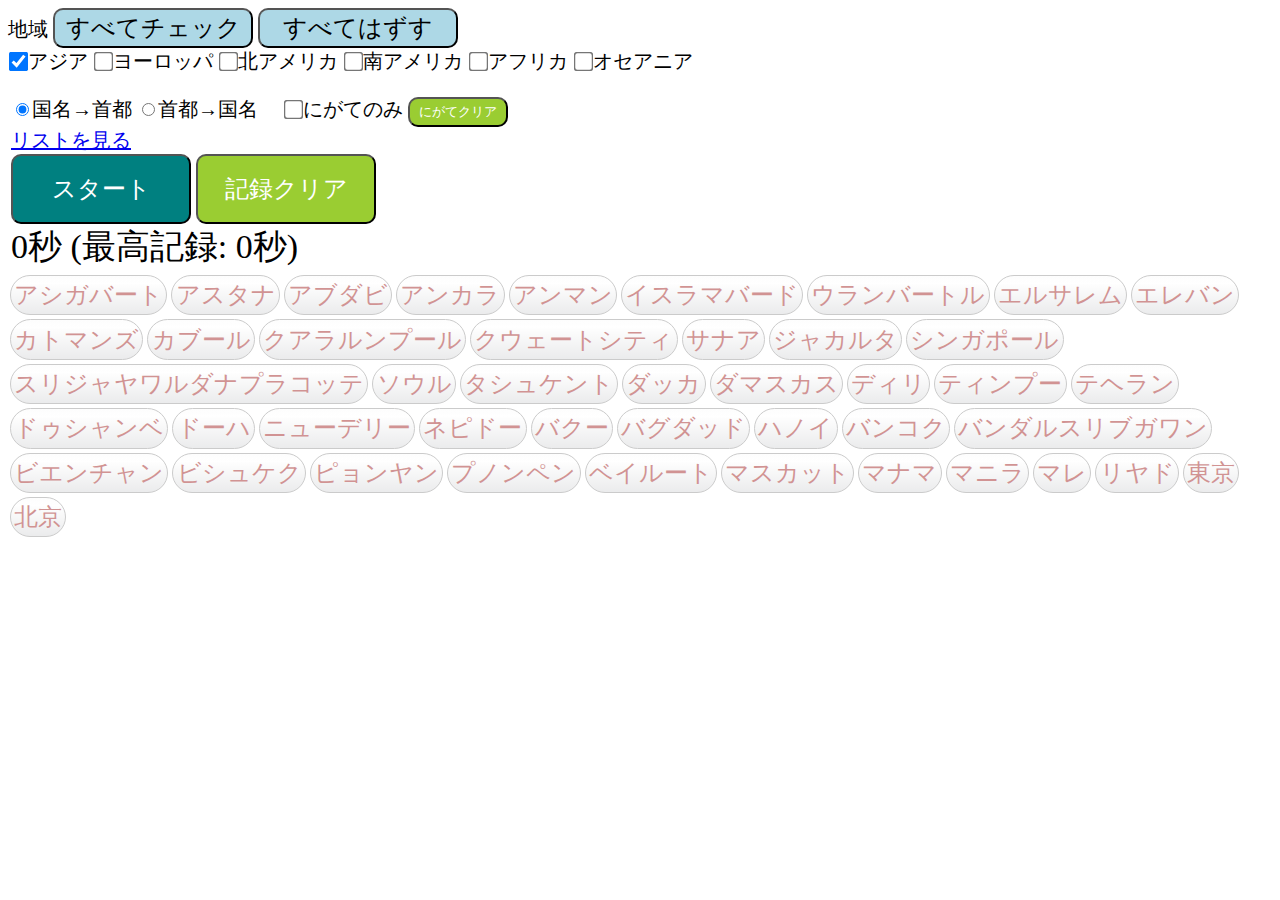
<file: national_capital/national_capital.html>
<!DOCTYPE html>
<html>

<head>
  <meta name=”robots” content=”noindex”>
  <meta name=”robots” content=”nofollow”>
  <meta charset="UTF-8">
  <title>Study Tool</title>
  <link type="text/css" rel="stylesheet" href="./national_capital.css">
  <script type="text/javascript" rel="script" src="national_capital.js"></script>
</head>

<body onload="init()">
  <div>地域
    <input type="button" id="allcheckbtn" class="allcheck_button" value="すべてチェック" onclick="onAllAreaButton();">
    <input type="button" id="allclearbtn" class="allcheck_button" value="すべてはずす" onclick="onAllClearButton();">
    <!-- <span>　　　　　　</span><label><input type="checkbox" id="sound" checked />音</label> -->
  </div>
  <div>
    <!-- 順番はjsのconst ASIA等の並びと合わせる（配列にするので） -->
    <label><input type="checkbox" name="area" checked/>アジア</label>
    <label><input type="checkbox" name="area" />ヨーロッパ</label>
    <label><input type="checkbox" name="area" />北アメリカ</label>
    <label><input type="checkbox" name="area" />南アメリカ</label>
    <label><input type="checkbox" name="area" />アフリカ</label>
    <label><input type="checkbox" name="area" />オセアニア</label>
  </div>
  <br>
  <table width="100%">
    <tr>
      <td>
        <div>
          <label><input type="radio" name="mode" value="国名→首都" checked>国名→首都</label>
          <label><input type="radio" name="mode" value="首都→国名">首都→国名</label>
          　<label><input type="checkbox" name="nigateonly">にがてのみ</label>
          <input type="button" class="clear_nigateonly_button" value="にがてクリア" onclick="onClearNigateOnlyButton();"><br>
          <a href="capital_list.html">リストを見る</a><br>
          <input type="button" class="toggle_button" value="" onclick="onToggleButton();">
          <input type="button" class="clear_best_button" value="記録クリア" onclick="onClearBestTimeButton();">
        </div>
        <div class="best">
          <span id="record">0</span>秒
          (最高記録: <span id="best_time">0</span>秒)
        </div>
      </td>
      <td>
        <span class="wrong_text"></span><br>
        <span id="question_str"></span><br>
        <span id="question_correct"></span>
      </td>
      <td>
        <input type="button" id="giveup_button" class="giveup" value="答えを見る" onclick="onGiveupButton();">
        <span class="giveup_second">(+10秒)</span><br>
        <label id = "nigate_label"><input type="checkbox" name="nigate_check">にがて</label>
      </td>
    </tr>
  </table>

  <div id="buttons"></div>
<!--
  <audio id="correct_sound">
    <source src="./correct.mp3" type="audio/mp3">
  </audio>
  <audio id="wrong_sound">
    <source src="./wrong.mp3" type="audio/mp3">
  </audio>
-->
</body>

</html>
</file>
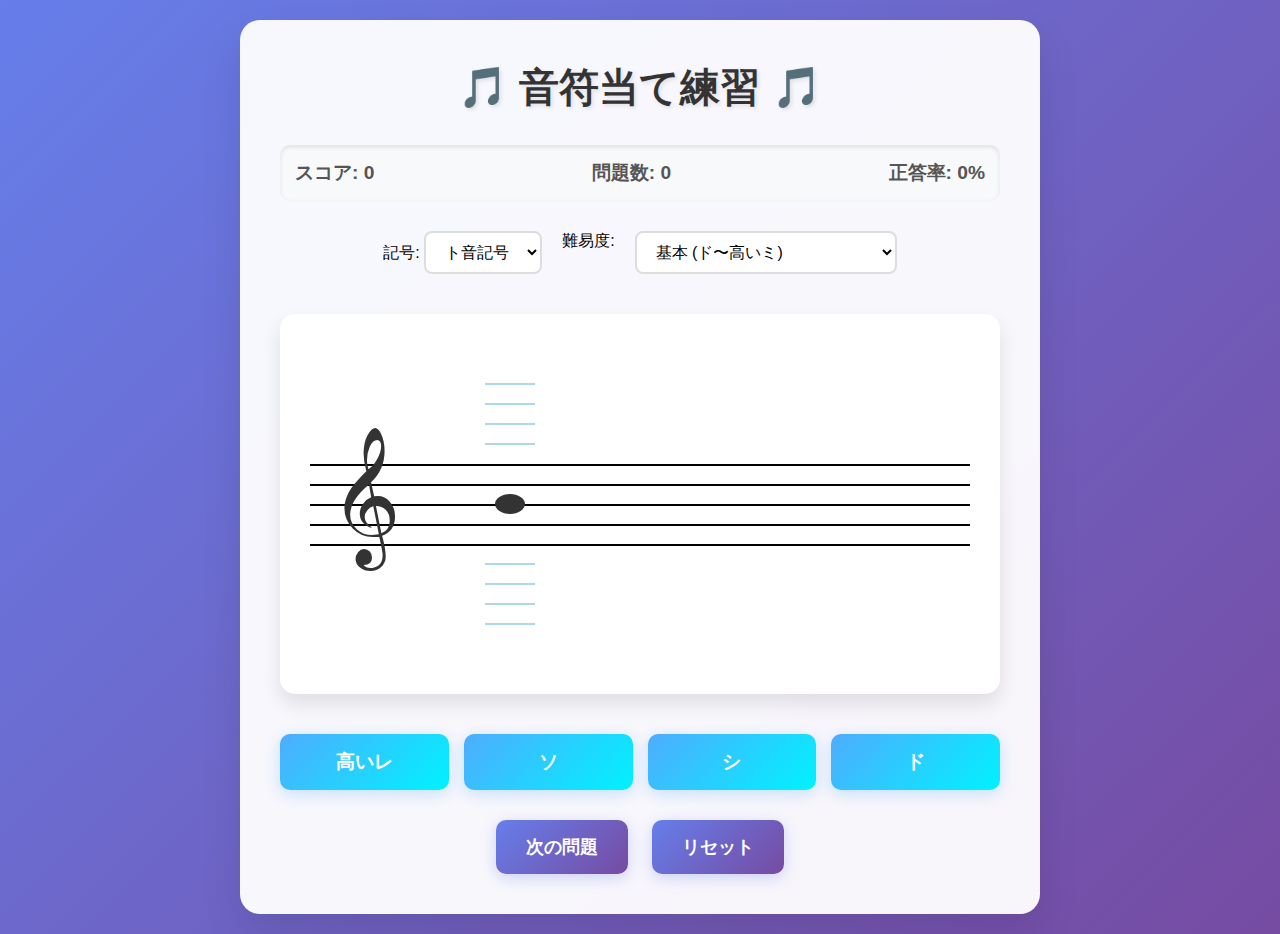
<file: onpu/onpu.html>
<!DOCTYPE html>
<html lang="ja">

<head>
  <meta name="robots" content="noindex">
  <meta name="robots" content="noffollow">
  <meta charset="UTF-8">
  <meta name="viewport" content="width=device-width, initial-scale=1.0">
  <title>五線譜音符当てゲーム</title>
  <style>
    * {
      margin: 0;
      padding: 0;
      box-sizing: border-box;
    }

    body {
      font-family: 'Arial', sans-serif;
      background: linear-gradient(135deg, #667eea 0%, #764ba2 100%);
      min-height: 100vh;
      display: flex;
      justify-content: center;
      align-items: center;
      padding: 20px;
    }

    .game-container {
      background: rgba(255, 255, 255, 0.95);
      border-radius: 20px;
      box-shadow: 0 20px 40px rgba(0, 0, 0, 0.1);
      padding: 40px;
      max-width: 800px;
      width: 100%;
      text-align: center;
    }

    h1 {
      color: #333;
      margin-bottom: 30px;
      font-size: 2.5rem;
      text-shadow: 2px 2px 4px rgba(0, 0, 0, 0.1);
    }

    .score-board {
      display: flex;
      justify-content: space-between;
      margin-bottom: 30px;
      background: #f8f9fa;
      padding: 15px;
      border-radius: 10px;
      box-shadow: inset 0 2px 5px rgba(0, 0, 0, 0.1);
    }

    .score-item {
      font-size: 1.2rem;
      font-weight: bold;
      color: #555;
    }

    .staff-container {
      margin: 40px 0;
      background: white;
      padding: 30px;
      border-radius: 15px;
      box-shadow: 0 10px 20px rgba(0, 0, 0, 0.1);
    }

    .staff {
      position: relative;
      width: 100%;
      height: 280px;
      margin: 20px 0;
    }

    .staff-line {
      position: absolute;
      width: 100%;
      height: 2px;
      background-color: black;
    }

    /* 五線譜 */
    /* 高い高いソ */
    .staff-line:nth-child(1) {
      top: 20px;
      background-color: lightblue;
      width: 50px;
      height: 2px;
      left: 175px;
      transform: translateY(-50%);
    }

    /* 高い高いミ */
    .staff-line:nth-child(2) {
      top: 40px;
      background-color: lightblue;
      width: 50px;
      height: 2px;
      left: 175px;
      transform: translateY(-50%);
    }

    /* 高い高いド */
    .staff-line:nth-child(3) {
      top: 60px;
      background-color: lightblue;
      width: 50px;
      height: 2px;
      left: 175px;
      transform: translateY(-50%);
    }

    /* 高いラ */
    .staff-line:nth-child(4) {
      top: 80px;
      background-color: lightblue;
      width: 50px;
      height: 2px;
      left: 175px;
      transform: translateY(-50%);
    }

    /* 高いファ */
    .staff-line:nth-child(5) {
      top: 100px;
    }

    /* 高いレ */
    .staff-line:nth-child(6) {
      top: 120px;
    }

    /* シ */
    .staff-line:nth-child(7) {
      top: 140px;
    }

    /* ソ */
    .staff-line:nth-child(8) {
      top: 160px;
    }

    /* ミ */
    .staff-line:nth-child(9) {
      top: 180px;
    }

    /* ド */
    .staff-line:nth-child(10) {
      top: 200px;
      background-color: lightblue;
      width: 50px;
      height: 2px;
      left: 175px;
      transform: translateY(-50%);
    }

    /* 低いラ */
    .staff-line:nth-child(11) {
      top: 220px;
      background-color: lightblue;
      width: 50px;
      height: 2px;
      left: 175px;
      transform: translateY(-50%);
    }

    /* 低いファ */
    .staff-line:nth-child(12) {
      top: 240px;
      background-color: lightblue;
      width: 50px;
      height: 2px;
      left: 175px;
      transform: translateY(-50%);
    }

    /* 低いレ */
    .staff-line:nth-child(13) {
      top: 260px;
      background-color: lightblue;
      width: 50px;
      height: 2px;
      left: 175px;
      transform: translateY(-50%);
    }

    .clef {
      position: absolute;
      left: 20px;
      font-size: 120px;
      color: #333;
      line-height: 1;
    }

    .treble-clef {
      top: 70px;
    }

    .bass-clef {
      top: 90px;
    }

    .note {
      position: absolute;
      width: 30px;
      /* 音符の幅 */
      height: 20px;
      /* 音符の高さ */
      background-color: #333;
      border-radius: 50%;
      left: 200px;
      transform: translateX(-50%) translateY(-50%);
      transition: all 0.3s ease;
    }

    /*　旗不要
    .note::before {
      content: '';
      position: absolute;
      width: 2px;
      height: 80px;
      background-color: #333;
      right: -1px;
      top: -60px;
    }
*/

    .ledger-line {
      position: absolute;
      width: 50px;
      height: 2px;
      background-color: #333;
      left: 175px;
      transform: translateY(-50%);
    }

    .options {
      display: grid;
      grid-template-columns: repeat(auto-fit, minmax(120px, 1fr));
      gap: 15px;
      margin: 30px 0;
    }

    .option-btn {
      padding: 15px 20px;
      font-size: 1.2rem;
      font-weight: bold;
      border: none;
      border-radius: 10px;
      cursor: pointer;
      transition: all 0.3s ease;
      background: linear-gradient(135deg, #4facfe 0%, #00f2fe 100%);
      color: white;
      box-shadow: 0 4px 15px rgba(79, 172, 254, 0.3);
    }

    .option-btn:hover {
      transform: translateY(-2px);
      box-shadow: 0 6px 20px rgba(79, 172, 254, 0.4);
    }

    .option-btn.correct {
      background: linear-gradient(135deg, #4CAF50 0%, #45a049 100%);
      animation: pulse 0.6s ease-in-out;
    }

    .option-btn.incorrect {
      background: linear-gradient(135deg, #f44336 0%, #d32f2f 100%);
      animation: shake 0.6s ease-in-out;
    }

    @keyframes pulse {

      0%,
      100% {
        transform: scale(1);
      }

      50% {
        transform: scale(1.05);
      }
    }

    @keyframes shake {

      0%,
      100% {
        transform: translateX(0);
      }

      25% {
        transform: translateX(-5px);
      }

      75% {
        transform: translateX(5px);
      }
    }

    .controls {
      margin-top: 30px;
    }

    .btn {
      padding: 15px 30px;
      font-size: 1.1rem;
      font-weight: bold;
      border: none;
      border-radius: 10px;
      cursor: pointer;
      margin: 0 10px;
      transition: all 0.3s ease;
    }

    .btn-primary {
      background: linear-gradient(135deg, #667eea 0%, #764ba2 100%);
      color: white;
      box-shadow: 0 4px 15px rgba(102, 126, 234, 0.3);
    }

    .btn-primary:hover {
      transform: translateY(-2px);
      box-shadow: 0 6px 20px rgba(102, 126, 234, 0.4);
    }

    .feedback {
      margin-top: 20px;
      padding: 15px;
      border-radius: 10px;
      font-size: 1.1rem;
      font-weight: bold;
      min-height: 50px;
      display: flex;
      align-items: center;
      justify-content: center;
    }

    .feedback.correct {
      background: #d4edda;
      color: #155724;
      border: 2px solid #c3e6cb;
    }

    .feedback.incorrect {
      background: #f8d7da;
      color: #721c24;
      border: 2px solid #f5c6cb;
    }

    .selector {
      margin-bottom: 20px;
      display: flex;
      justify-content: center;
      gap: 20px;
    }

    .selector select {
      padding: 10px 15px;
      font-size: 1rem;
      border: 2px solid #ddd;
      border-radius: 8px;
      background: white;
      cursor: pointer;
    }

    @media (max-width: 600px) {
      .game-container {
        padding: 20px;
      }

      h1 {
        font-size: 2rem;
      }

      .clef {
        font-size: 80px;
        left: 10px;
      }

      .note {
        left: 150px;
      }

      .ledger-line {
        left: 125px;
      }
    }
  </style>
</head>

<body>
  <div class="game-container">
    <h1>🎵 音符当て練習 🎵</h1>

    <div class="score-board">
      <div class="score-item">スコア: <span id="score">0</span></div>
      <div class="score-item">問題数: <span id="total">0</span></div>
      <div class="score-item">正答率: <span id="accuracy">0%</span></div>
    </div>

    <div class="selector">
      <div>
        <label for="clef">記号: </label>
        <select id="clef" onchange="changeClef()">
          <option value="treble">ト音記号</option>
          <option value="bass">ヘ音記号</option>
        </select>
      </div>
      <label for="difficulty">難易度: </label>
      <select id="difficulty" onchange="changeDifficulty()">
        <option value="basic"></option>
        <option value="extended"></option>
        <option value="advanced"></option>
      </select>
    </div>

    <div class="staff-container">
      <div class="staff">
        <div class="staff-line"></div>
        <div class="staff-line"></div>
        <div class="staff-line"></div>
        <div class="staff-line"></div>
        <div class="staff-line"></div>
        <div class="staff-line"></div>
        <div class="staff-line"></div>
        <div class="staff-line"></div>
        <div class="staff-line"></div>
        <div class="staff-line"></div>
        <div class="staff-line"></div>
        <div class="staff-line"></div>
        <div class="staff-line"></div>
        <div id="treble-clef" class="clef treble-clef">𝄞</div>
        <div id="bass-clef" class="clef bass-clef" style="display: none;">𝄢</div>
        <div id="note" class="note"></div>
        <div id="ledger-line" class="ledger-line" style="display: none;"></div>
      </div>
    </div>

    <div id="options" class="options">
      <!-- オプションボタンがここに動的に生成される -->
    </div>

    <div id="feedback" class="feedback" style="display: none;">
    </div>

    <div class="controls">
      <button class="btn btn-primary" onclick="newQuestion()">次の問題</button>
      <button class="btn btn-primary" onclick="resetGame()">リセット</button>
    </div>
  </div>

  <script>
    // 音符のデータ（位置と名前）- 五線譜の実際の位置に合わせて調整
    // positionは音符の中心の位置
    const notes = {
      treble: {
        basic: [
          { name: 'ド', position: 200, ledger: true, ledgerPos: 200 }, // 下第1線 (C4)
          { name: 'レ', position: 190, ledger: false }, // 第1線と第2線の間 (D4)
          { name: 'ミ', position: 180, ledger: false }, // 第1線上 (E4)
          { name: 'ファ', position: 170, ledger: false }, // 第1線と第2線の間 (F4)
          { name: 'ソ', position: 160, ledger: false }, // 第2線上 (G4)
          { name: 'ラ', position: 150, ledger: false }, // 第3線上 (A4)
          { name: 'シ', position: 140, ledger: false }, // 第3線と第4線の間 (B4)
          { name: '高いド', position: 130, ledger: false }, // 第4線上 (C5)
          { name: '高いレ', position: 120, ledger: false }, // 第4線と第5線の間 (D5)
          { name: '高いミ', position: 110, ledger: false }, // 第5線上 (E5)
        ],
        extended: [
          { name: '高いファ', position: 100, ledger: false }, // 第5線の上 (F5)
          { name: '高いソ', position: 90, ledger: false }, // 上第1線 (G5)
          { name: '高いラ', position: 80, ledger: true, ledgerPos: 80 }, // 上第1線 (G5)
          { name: '高いシ', position: 70, ledger: false }, // 上第1線 (G5)
          { name: '高い高いド', position: 60, ledger: true, ledgerPos: 60 }, // 上第1線 (G5)
          { name: '高い高いレ', position: 50, ledger: false }, // 上第1線 (G5)
          { name: '高い高いミ', position: 40, ledger: true, ledgerPos: 40 }, // 上第1線 (G5)
          { name: '高い高いファ', position: 30, ledger: false }, // 上第1線 (G5)
          { name: '高い高いソ', position: 20, ledger: true, ledgerPos: 20 }, // 上第1線 (G5)
          { name: '高い高いラ', position: 10, ledger: false }, // 上第1線 (G5)
        ],
        advanced: [
          { name: '低いド', position: 270, ledger: false }, // 下第3線と下第2線の間 (G3)
          { name: '低いレ', position: 260, ledger: true, ledgerPos: 260 }, // 下第3線と下第2線の間 (G3)
          { name: '低いミ', position: 250, ledger: false }, // 下第3線と下第2線の間 (G3)
          { name: '低いファ', position: 240, ledger: true, ledgerPos: 240 }, // 下第3線と下第2線の間 (G3)
          { name: '低いソ', position: 230, ledger: false }, // 下第3線と下第2線の間 (G3)
          { name: '低いラ', position: 220, ledger: true, ledgerPos: 220 }, // 下第2線 (A3)
          { name: '低いシ', position: 210, ledger: false }, // 下第1線 (B3)
        ]
      },
      bass: {
        basic: [
          { name: '低いド', position: 150, ledger: false },
          { name: '低いレ', position: 140, ledger: false },
          { name: '低いミ', position: 130, ledger: false },
          { name: '低いファ', position: 120, ledger: false },
          { name: '低いソ', position: 110, ledger: false },
          { name: '低いラ', position: 100, ledger: false },
          { name: '低いシ', position: 90, ledger: false },
          { name: 'ド', position: 80, ledger: true, ledgerPos: 80 }
        ],
        extended: [
          { name: '低い低いド', position: 220, ledger: true, ledgerPos: 220 },
          { name: '低い低いレ', position: 210, ledger: false },
          { name: '低い低いミ', position: 200, ledger: true, ledgerPos: 200 },
          { name: '低い低いファ', position: 190, ledger: false },
          { name: '低い低いソ', position: 180, ledger: false },
          { name: '低い低いラ', position: 170, ledger: false },
          { name: '低い低いシ', position: 160, ledger: false },
        ]
      }
    };

    let currentNote = null;
    let score = 0;
    let totalQuestions = 0;
    let currentClef = 'treble';
    let currentDifficulty = 'basic';
    let gameState = 'waiting'; // 'waiting', 'answered'

    function changeClef() {
      currentClef = document.getElementById('clef').value;

      const difficultySelect = document.getElementById('difficulty');
      difficultySelect.innerHTML = ''; // オプションをクリア

      if (currentClef === 'treble') {
        difficultySelect.innerHTML = `
              <option value="basic">基本 (ド〜高いミ)</option>
              <option value="extended">高い (高いファ〜高い高いラ)</option>
              <option value="advanced">低い (低いド〜低いシ)</option>
          `;
        currentDifficulty = 'basic';
      } else {
        difficultySelect.innerHTML = `
              <option value="basic">基本 (低いド〜ド)</option>
              <option value="extended">低い (低い低いド〜低い低いシ)</option>
          `;
        currentDifficulty = 'basic';
      }

      newQuestion();
    }

    function changeDifficulty() {
      currentDifficulty = document.getElementById('difficulty').value;
      newQuestion();
    }

    function getRandomNote() {
      const availableNotes = notes[currentClef][currentDifficulty];
      return availableNotes[Math.floor(Math.random() * availableNotes.length)];
    }

    function generateWrongOptions(correctNote, count = 3) {
      const availableNotes = notes[currentClef][currentDifficulty];
      const wrongOptions = [];

      while (wrongOptions.length < count) {
        const randomNote = availableNotes[Math.floor(Math.random() * availableNotes.length)];
        if (randomNote.name !== correctNote.name && !wrongOptions.includes(randomNote.name)) {
          wrongOptions.push(randomNote.name);
        }
      }

      return wrongOptions;
    }

    function displayNote(note) {
      const noteElement = document.getElementById('note');
      const ledgerLine = document.getElementById('ledger-line');

      noteElement.style.top = note.position + 'px';

      if (note.ledger) {
        ledgerLine.style.display = 'block';
        ledgerLine.style.top = note.ledgerPos + 'px';
      } else {
        ledgerLine.style.display = 'none';
      }
    }

    function displayClef() {
      const trebleClef = document.getElementById('treble-clef');
      const bassClef = document.getElementById('bass-clef');

      if (currentClef === 'treble') {
        trebleClef.style.display = 'block';
        bassClef.style.display = 'none';
      } else {
        trebleClef.style.display = 'none';
        bassClef.style.display = 'block';
      }
    }

    function createOptions(correctNote) {
      const optionsContainer = document.getElementById('options');
      const wrongOptions = generateWrongOptions(correctNote, 3);
      const allOptions = [correctNote.name, ...wrongOptions];

      // シャッフル
      for (let i = allOptions.length - 1; i > 0; i--) {
        const j = Math.floor(Math.random() * (i + 1));
        [allOptions[i], allOptions[j]] = [allOptions[j], allOptions[i]];
      }

      optionsContainer.innerHTML = '';

      allOptions.forEach(option => {
        const button = document.createElement('button');
        button.className = 'option-btn';
        button.textContent = option;
        button.onclick = () => selectAnswer(option, correctNote.name);
        optionsContainer.appendChild(button);
      });
    }

    function selectAnswer(selectedAnswer, correctAnswer) {
      if (gameState === 'answered') return;

      gameState = 'answered';
      totalQuestions++;

      const buttons = document.querySelectorAll('.option-btn');
      const feedback = document.getElementById('feedback');

      buttons.forEach(button => {
        button.disabled = true;
        if (button.textContent === correctAnswer) {
          button.classList.add('correct');
        } else if (button.textContent === selectedAnswer && selectedAnswer !== correctAnswer) {
          button.classList.add('incorrect');
        }
      });

      if (selectedAnswer === correctAnswer) {
        score++;
        feedback.textContent = '正解！🎉 素晴らしいです！';
        feedback.className = 'feedback correct';
      } else {
        feedback.textContent = `不正解 😔 正解は「${correctAnswer}」でした。`;
        feedback.className = 'feedback incorrect';
      }

      feedback.style.display = 'flex';
      updateScore();

      // 2秒後に新しい問題を出す
      setTimeout(() => {
        newQuestion();
      }, 2000);
    }

    function updateScore() {
      document.getElementById('score').textContent = score;
      document.getElementById('total').textContent = totalQuestions;
      const accuracy = totalQuestions > 0 ? Math.round((score / totalQuestions) * 100) : 0;
      document.getElementById('accuracy').textContent = accuracy + '%';
    }

    function newQuestion() {
      gameState = 'waiting';
      currentNote = getRandomNote();

      displayClef();
      displayNote(currentNote);
      createOptions(currentNote);

      // フィードバックを隠す
      document.getElementById('feedback').style.display = 'none';

      // ボタンの状態をリセット
      const buttons = document.querySelectorAll('.option-btn');
      buttons.forEach(button => {
        button.disabled = false;
        button.classList.remove('correct', 'incorrect');
      });
    }

    function resetGame() {
      score = 0;
      totalQuestions = 0;
      updateScore();
      newQuestion();
    }

    // 初期化
    window.onload = function () {
      updateScore();
      changeClef();
    };
  </script>
</body>

</html>
</file>
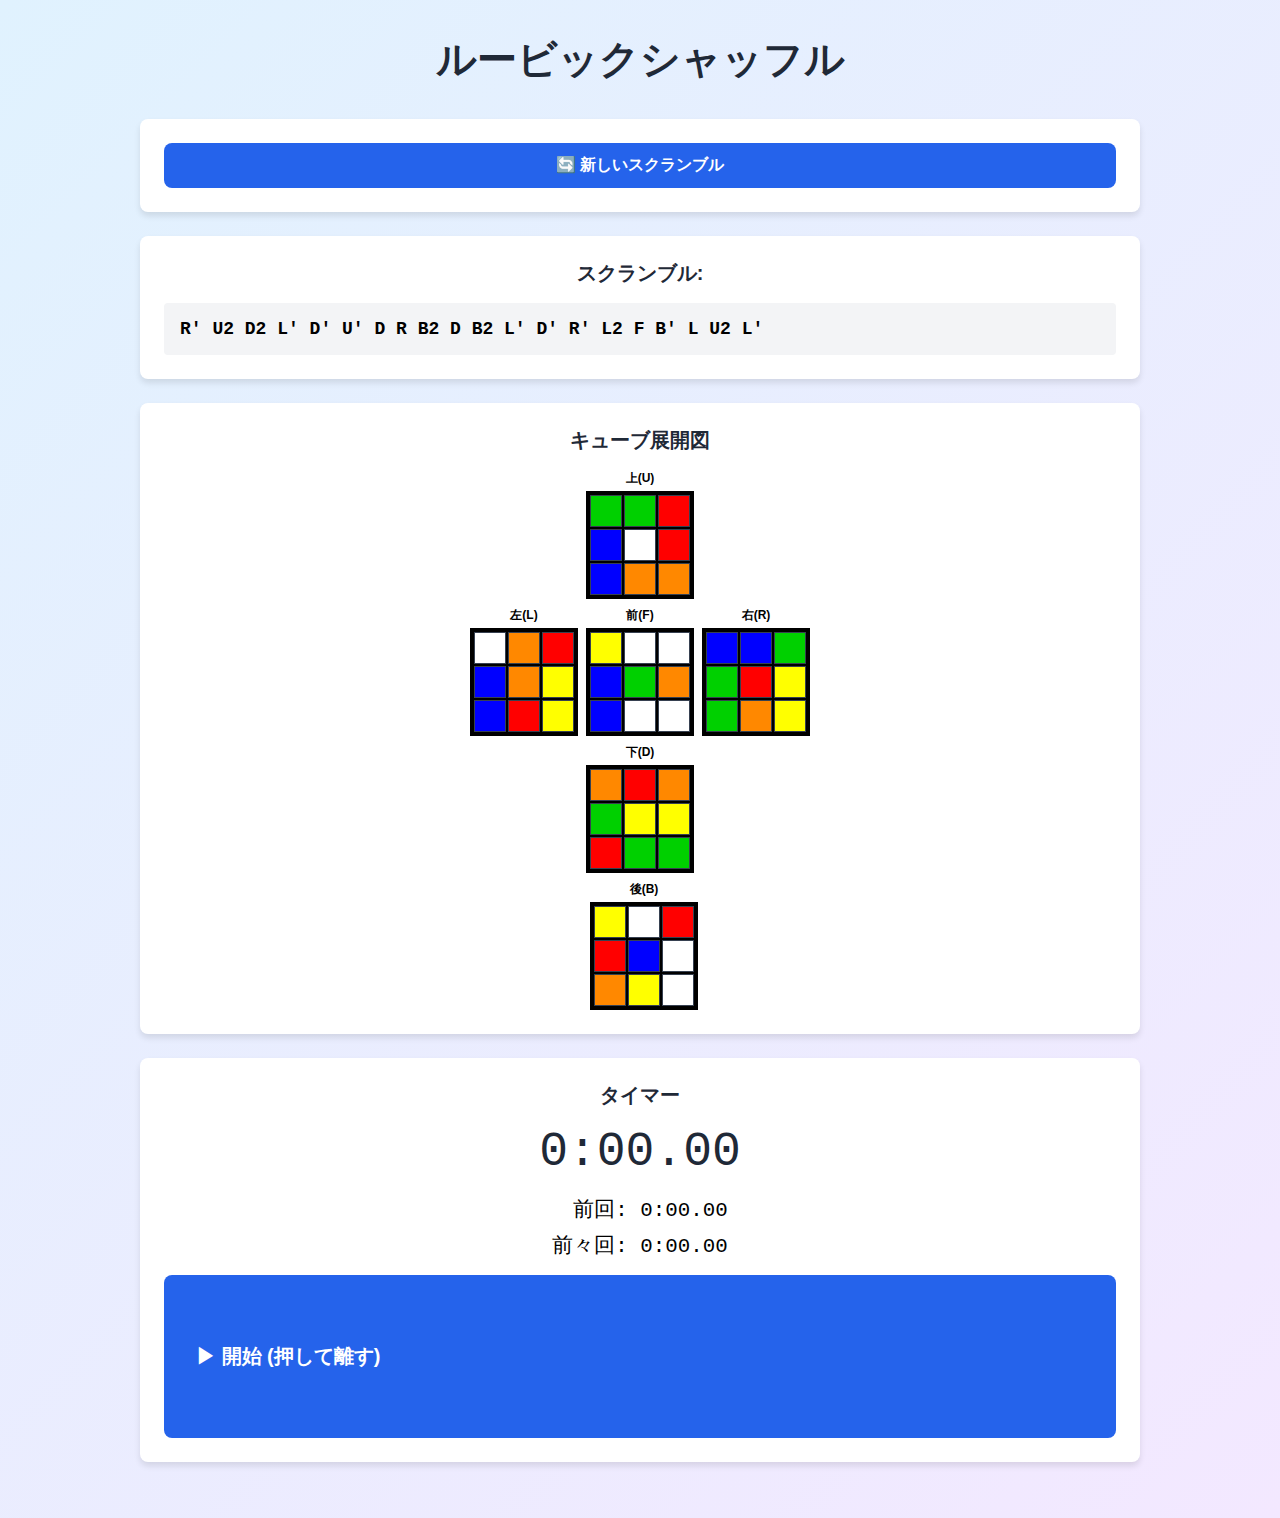
<file: rubik/rubik.html>
<html lang="ja">

<head>
  <meta name="robots" content="noindex">
  <meta name="robots" content="nofolllow">
  <meta charset="UTF-8">
  <meta name="viewport" content="width=device-width, initial-scale=1.0">
  <title>ルービックシャッフル</title>
  <style>
    * {
      margin: 0;
      padding: 0;
      box-sizing: border-box;
    }

    body {
      font-family: -apple-system, BlinkMacSystemFont, 'Segoe UI', sans-serif;
      background: linear-gradient(135deg, #e0f2fe 0%, #f3e8ff 100%);
      min-height: 100vh;
      padding: 2rem;
    }

    .container {
      max-width: 1000px;
      margin: 0 auto;
    }

    h1 {
      text-align: center;
      color: #1f2937;
      font-size: 2.5rem;
      margin-bottom: 2rem;
    }

    .card {
      background: white;
      border-radius: 0.5rem;
      box-shadow: 0 4px 6px rgba(0, 0, 0, 0.1);
      padding: 1.5rem;
      margin-bottom: 1.5rem;
    }

    .btn {
      padding: 0.75rem 1.5rem;
      border: none;
      border-radius: 0.5rem;
      font-size: 1rem;
      font-weight: bold;
      cursor: pointer;
      display: inline-flex;
      align-items: center;
      gap: 0.5rem;
      transition: opacity 0.2s;
      user-select: none;
      width: 100%;
    }

    .btn-large {
      padding: 4.25rem 2rem;
      font-size: 1.25rem;
      min-width: 200px;
    }

    .btn:hover {
      opacity: 0.9;
    }

    .btn-blue {
      background: #2563eb;
      color: white;
    }

    .btn-red {
      background: #dc2626;
      color: white;
    }

    .btn-green {
      background: #16a34a;
      color: white;
    }

    .btn-gray {
      background: #4b5563;
      color: white;
    }

    .btn-full {
      width: 100%;
      justify-content: center;
    }

    .scramble-text {
      font-family: 'Courier New', monospace;
      font-size: 1.125rem;
      font-weight: bold;
      background: #f3f4f6;
      padding: 1rem;
      border-radius: 0.25rem;
      word-wrap: break-word;
    }

    .timer-display {
      font-family: 'Courier New', monospace;
      font-size: 3rem;
      text-align: center;
      margin: 1rem 0;
      color: #1f2937;
    }

    .results {
      text-align: center;
      margin: 1rem 0;
      font-family: 'Courier New', monospace;
      display: flex;
      flex-direction: column;
      gap: 0.5rem;
    }

    .result-item {
      font-size: 1.3rem;
    }

    .button-group {
      display: flex;
      gap: 1rem;
      justify-content: center;
    }

    .cube-net {
      display: flex;
      flex-direction: column;
      align-items: center;
      gap: 0.5rem;
    }

    .cube-row {
      display: flex;
      gap: 0.5rem;
    }

    .cube-face {
      display: inline-block;
    }

    .face-label {
      text-align: center;
      font-size: 0.75rem;
      font-weight: bold;
      margin-bottom: 0.25rem;
    }

    .face-grid {
      display: grid;
      grid-template-columns: repeat(3, 32px);
      gap: 2px;
      background: black;
      padding: 4px;
    }

    .sticker {
      width: 32px;
      height: 32px;
      border: 1px solid #374151;
    }

    h2 {
      font-size: 1.25rem;
      font-weight: bold;
      margin-bottom: 1rem;
      color: #1f2937;
      text-align: center;
    }
  </style>
</head>

<body>
  <div class="container">
    <h1>ルービックシャッフル</h1>

    <div class="card">
      <button class="btn btn-blue btn-full" onclick="generateScramble()">
        🔄 新しいスクランブル
      </button>
    </div>

    <div id="scrambleCard" class="card">
      <h2>スクランブル:</h2>
      <div id="scrambleText" class="scramble-text"></div>
    </div>

    <div id="cubeCard" class="card">
      <h2>キューブ展開図</h2>
      <div id="cubeNet" class="cube-net"></div>
    </div>

    <div class="card">
      <h2>タイマー</h2>
      <div id="timerDisplay" class="timer-display">0:00.00</div>
      <div id="results" class="results">
        <div class="result-item">前回: 0:00.00</div>
        <div class="result-item">前々回: 0:00.00</div>
      </div>
      <div class="button-group">
        <button id="startBtn" class="btn btn-blue btn-large" onmousedown="handleStartPress()"
          onmouseup="handleStartRelease()" onmouseleave="handleStartCancel()" ontouchstart="handleStartPress(event)"
          ontouchend="handleStartRelease(event)">
          ▶ 開始 (押して離す)
        </button>
        <button id="stopBtn" class="btn btn-green btn-large" style="display: none;" onclick="stopTimer()">
          ■ 停止
        </button>
      </div>
    </div>
  </div>

  <script>
    let cube = null;
    let time = 0;
    let isRunning = false;
    let isPressed = false;
    let timerInterval = null;
    let results = [];

    const colorMap = {
      W: '#FFFFFF',
      Y: '#FFFF00',
      G: '#00D000',
      B: '#0000FF',
      R: '#FF0000',
      O: '#FF8800'
    };

    function initCube() {
      // 標準配色: U(白) D(黄) F(緑) B(青) R(赤) L(橙)
      return {
        U: Array(9).fill('W'),
        D: Array(9).fill('Y'),
        F: Array(9).fill('G'),
        B: Array(9).fill('B'),
        R: Array(9).fill('R'),
        L: Array(9).fill('O')
      };
    }

    // 面の時計回り回転（その面を正面から見て）
    function rotateFaceCW(face) {
      return [face[6], face[3], face[0], face[7], face[4], face[1], face[8], face[5], face[2]];
    }

    // 面の反時計回り回転（その面を正面から見て）
    function rotateFaceCCW(face) {
      return [face[2], face[5], face[8], face[1], face[4], face[7], face[0], face[3], face[6]];
    }

    function applyMove(state, move) {
      const c = JSON.parse(JSON.stringify(state));

      // 2回転の処理
      if (move.endsWith('2')) {
        const baseMove = move.slice(0, -1);
        let temp = applyMove(state, baseMove);
        return applyMove(temp, baseMove);
      }

      const isPrime = move.endsWith("'");
      const face = move[0];

      if (face === 'U') {
        if (isPrime) {
          c.U = rotateFaceCCW(c.U);
          const t = [c.F[0], c.F[1], c.F[2]];
          c.F[0] = c.L[0]; c.F[1] = c.L[1]; c.F[2] = c.L[2];
          c.L[0] = c.B[0]; c.L[1] = c.B[1]; c.L[2] = c.B[2];
          c.B[0] = c.R[0]; c.B[1] = c.R[1]; c.B[2] = c.R[2];
          c.R[0] = t[0]; c.R[1] = t[1]; c.R[2] = t[2];
        } else {
          c.U = rotateFaceCW(c.U);
          const t = [c.F[0], c.F[1], c.F[2]];
          c.F[0] = c.R[0]; c.F[1] = c.R[1]; c.F[2] = c.R[2];
          c.R[0] = c.B[0]; c.R[1] = c.B[1]; c.R[2] = c.B[2];
          c.B[0] = c.L[0]; c.B[1] = c.L[1]; c.B[2] = c.L[2];
          c.L[0] = t[0]; c.L[1] = t[1]; c.L[2] = t[2];
        }
      } else if (face === 'D') {
        if (isPrime) {
          c.D = rotateFaceCCW(c.D);
          const t = [c.F[6], c.F[7], c.F[8]];
          c.F[6] = c.R[6]; c.F[7] = c.R[7]; c.F[8] = c.R[8];
          c.R[6] = c.B[6]; c.R[7] = c.B[7]; c.R[8] = c.B[8];
          c.B[6] = c.L[6]; c.B[7] = c.L[7]; c.B[8] = c.L[8];
          c.L[6] = t[0]; c.L[7] = t[1]; c.L[8] = t[2];
        } else {
          c.D = rotateFaceCW(c.D);
          const t = [c.F[6], c.F[7], c.F[8]];
          c.F[6] = c.L[6]; c.F[7] = c.L[7]; c.F[8] = c.L[8];
          c.L[6] = c.B[6]; c.L[7] = c.B[7]; c.L[8] = c.B[8];
          c.B[6] = c.R[6]; c.B[7] = c.R[7]; c.B[8] = c.R[8];
          c.R[6] = t[0]; c.R[7] = t[1]; c.R[8] = t[2];
        }
      } else if (face === 'F') {
        if (isPrime) {
          c.F = rotateFaceCCW(c.F);
          const t = [c.U[6], c.U[7], c.U[8]];
          c.U[6] = c.R[0]; c.U[7] = c.R[3]; c.U[8] = c.R[6];
          c.R[0] = c.D[2]; c.R[3] = c.D[1]; c.R[6] = c.D[0];
          c.D[0] = c.L[2]; c.D[1] = c.L[5]; c.D[2] = c.L[8];
          c.L[2] = t[2]; c.L[5] = t[1]; c.L[8] = t[0];
        } else {
          c.F = rotateFaceCW(c.F);
          const t = [c.U[6], c.U[7], c.U[8]];
          c.U[6] = c.L[8]; c.U[7] = c.L[5]; c.U[8] = c.L[2];
          c.L[2] = c.D[0]; c.L[5] = c.D[1]; c.L[8] = c.D[2];
          c.D[0] = c.R[6]; c.D[1] = c.R[3]; c.D[2] = c.R[0];
          c.R[0] = t[0]; c.R[3] = t[1]; c.R[6] = t[2];
        }
      } else if (face === 'B') {
        if (isPrime) {
          c.B = rotateFaceCCW(c.B);
          const t = [c.U[0], c.U[1], c.U[2]];
          c.U[0] = c.L[6]; c.U[1] = c.L[3]; c.U[2] = c.L[0];
          c.L[0] = c.D[6]; c.L[3] = c.D[7]; c.L[6] = c.D[8];
          c.D[6] = c.R[8]; c.D[7] = c.R[5]; c.D[8] = c.R[2];
          c.R[2] = t[0]; c.R[5] = t[1]; c.R[8] = t[2];
        } else {
          c.B = rotateFaceCW(c.B);
          const t = [c.U[0], c.U[1], c.U[2]];
          c.U[0] = c.R[2]; c.U[1] = c.R[5]; c.U[2] = c.R[8];
          c.R[2] = c.D[8]; c.R[5] = c.D[7]; c.R[8] = c.D[6];
          c.D[6] = c.L[0]; c.D[7] = c.L[3]; c.D[8] = c.L[6];
          c.L[0] = t[2]; c.L[3] = t[1]; c.L[6] = t[0];
        }
      } else if (face === 'R') {
        if (isPrime) {
          c.R = rotateFaceCCW(c.R);
          const t = [c.F[2], c.F[5], c.F[8]];
          c.F[2] = c.U[2]; c.F[5] = c.U[5]; c.F[8] = c.U[8];
          c.U[2] = c.B[6]; c.U[5] = c.B[3]; c.U[8] = c.B[0];
          c.B[0] = c.D[8]; c.B[3] = c.D[5]; c.B[6] = c.D[2];
          c.D[2] = t[0]; c.D[5] = t[1]; c.D[8] = t[2];
        } else {
          c.R = rotateFaceCW(c.R);
          const t = [c.F[2], c.F[5], c.F[8]];
          c.F[2] = c.D[2]; c.F[5] = c.D[5]; c.F[8] = c.D[8];
          c.D[2] = c.B[6]; c.D[5] = c.B[3]; c.D[8] = c.B[0];
          c.B[0] = c.U[8]; c.B[3] = c.U[5]; c.B[6] = c.U[2];
          c.U[2] = t[0]; c.U[5] = t[1]; c.U[8] = t[2];
        }
      } else if (face === 'L') {
        if (isPrime) {
          c.L = rotateFaceCCW(c.L);
          const t = [c.F[0], c.F[3], c.F[6]];
          c.F[0] = c.D[0]; c.F[3] = c.D[3]; c.F[6] = c.D[6];
          c.D[0] = c.B[8]; c.D[3] = c.B[5]; c.D[6] = c.B[2];
          c.B[2] = c.U[6]; c.B[5] = c.U[3]; c.B[8] = c.U[0];
          c.U[0] = t[0]; c.U[3] = t[1]; c.U[6] = t[2];
        } else {
          c.L = rotateFaceCW(c.L);
          const t = [c.F[0], c.F[3], c.F[6]];
          c.F[0] = c.U[0]; c.F[3] = c.U[3]; c.F[6] = c.U[6];
          c.U[0] = c.B[8]; c.U[3] = c.B[5]; c.U[6] = c.B[2];
          c.B[2] = c.D[6]; c.B[5] = c.D[3]; c.B[8] = c.D[0];
          c.D[0] = t[0]; c.D[3] = t[1]; c.D[6] = t[2];
        }
      }

      return c;
    }

    function generateScramble() {
      const moves = ['U', "U'", 'U2', 'D', "D'", 'D2', 'F', "F'", 'F2', 'B', "B'", 'B2', 'R', "R'", 'R2', 'L', "L'", 'L2'];
      const scrambleMoves = [];
      let lastFace = '';

      for (let i = 0; i < 20; i++) {
        let move;
        do {
          move = moves[Math.floor(Math.random() * moves.length)];
        } while (move[0] === lastFace);

        scrambleMoves.push(move);
        lastFace = move[0];
      }

      const scrambleStr = scrambleMoves.join(' ');
      document.getElementById('scrambleText').textContent = scrambleStr;
      document.getElementById('scrambleCard').style.display = 'block';

      cube = initCube();
      scrambleMoves.forEach(move => {
        cube = applyMove(cube, move);
      });

      renderCube();
      document.getElementById('cubeCard').style.display = 'block';

      resetTimer();
      updateResultsDisplay();
    }

    function renderFace(face, label) {
      const faceDiv = document.createElement('div');
      faceDiv.className = 'cube-face';

      const labelDiv = document.createElement('div');
      labelDiv.className = 'face-label';
      labelDiv.textContent = label;
      faceDiv.appendChild(labelDiv);

      const gridDiv = document.createElement('div');
      gridDiv.className = 'face-grid';

      face.forEach(color => {
        const sticker = document.createElement('div');
        sticker.className = 'sticker';
        sticker.style.backgroundColor = colorMap[color];
        gridDiv.appendChild(sticker);
      });

      faceDiv.appendChild(gridDiv);
      return faceDiv;
    }

    // 後面を下に表示するバージョン
    function renderCube() {
      const cubeNet = document.getElementById('cubeNet');
      cubeNet.innerHTML = '';

      // 1. 上面(U)
      cubeNet.appendChild(renderFace(cube.U, '上(U)'));

      // 2. 中間行: 左(L) - 前(F) - 右(R)
      const middleRow = document.createElement('div');
      middleRow.className = 'cube-row';
      middleRow.appendChild(renderFace(cube.L, '左(L)'));
      middleRow.appendChild(renderFace(cube.F, '前(F)'));
      middleRow.appendChild(renderFace(cube.R, '右(R)'));
      cubeNet.appendChild(middleRow);

      // 3. 下面(D)
      cubeNet.appendChild(renderFace(cube.D, '下(D)'));

      // 4. B面(Fの下に単独で配置)
      const backRow = document.createElement('div');
      backRow.className = 'cube-row';
      backRow.appendChild(document.createElement('div')); // スペース
      backRow.appendChild(renderFace(cube.B, '後(B)'));
      cubeNet.appendChild(backRow);
    }

    function formatTime(ms) {
      const minutes = Math.floor(ms / 60000);
      const seconds = Math.floor((ms % 60000) / 1000);
      const centiseconds = Math.floor((ms % 1000) / 10);
      const secStr = seconds < 10 ? '0' + seconds : seconds.toString();
      const csStr = centiseconds < 10 ? '0' + centiseconds : centiseconds.toString();
      return minutes + ':' + secStr + '.' + csStr;
    }

    function updateResultsDisplay() {
      const resultsDiv = document.getElementById('results');
      const labels = ['　前回: ', '前々回: '];
      const displayResults = results.slice(1, 3);

      let html = '';
      for (let i = 0; i < 2; i++) {
        const timeStr = displayResults[i] !== undefined ? formatTime(displayResults[i]) : '0:00.00';
        html += `<div class="result-item">${labels[i]}${timeStr}</div>`;
      }

      resultsDiv.innerHTML = html;
    }

    function updateTimerDisplay() {
      document.getElementById('timerDisplay').textContent = formatTime(time);
    }

    function handleStartPress(event) {
      if (event) event.preventDefault();
      isPressed = true;
      const btn = document.getElementById('startBtn');
      btn.className = 'btn btn-red btn-large';
      btn.textContent = '▶ 離してスタート';
    }

    function handleStartRelease(event) {
      if (event) event.preventDefault();
      if (!isPressed) return;

      isPressed = false;
      time = 0;
      updateTimerDisplay();

      document.getElementById('startBtn').style.display = 'none';
      document.getElementById('stopBtn').style.display = 'inline-flex';

      isRunning = true;
      timerInterval = setInterval(() => {
        time += 10;
        updateTimerDisplay();
      }, 10);
    }

    function handleStartCancel() {
      if (isPressed) {
        isPressed = false;
        const btn = document.getElementById('startBtn');
        btn.className = 'btn btn-blue btn-large';
        btn.textContent = '▶ 開始 (押して離す)';
      }
    }

    function stopTimer() {
      isRunning = false;
      if (timerInterval) {
        clearInterval(timerInterval);
        timerInterval = null;
      }

      // 結果を記録（最新3件のみ保持）
      results.unshift(time);
      if (results.length > 3) {
        results.pop();
      }
      updateResultsDisplay();

      document.getElementById('stopBtn').style.display = 'none';
      const startBtn = document.getElementById('startBtn');
      startBtn.style.display = 'inline-flex';
      startBtn.className = 'btn btn-blue btn-large';
      startBtn.textContent = '▶ 開始 (押して離す)';
    }

    function resetTimer() {
      stopTimer();
      time = 0;
      updateTimerDisplay();
      isPressed = false;
      results = [];
      updateResultsDisplay();
    }

    generateScramble();
  </script>
</body>

</html>
</file>
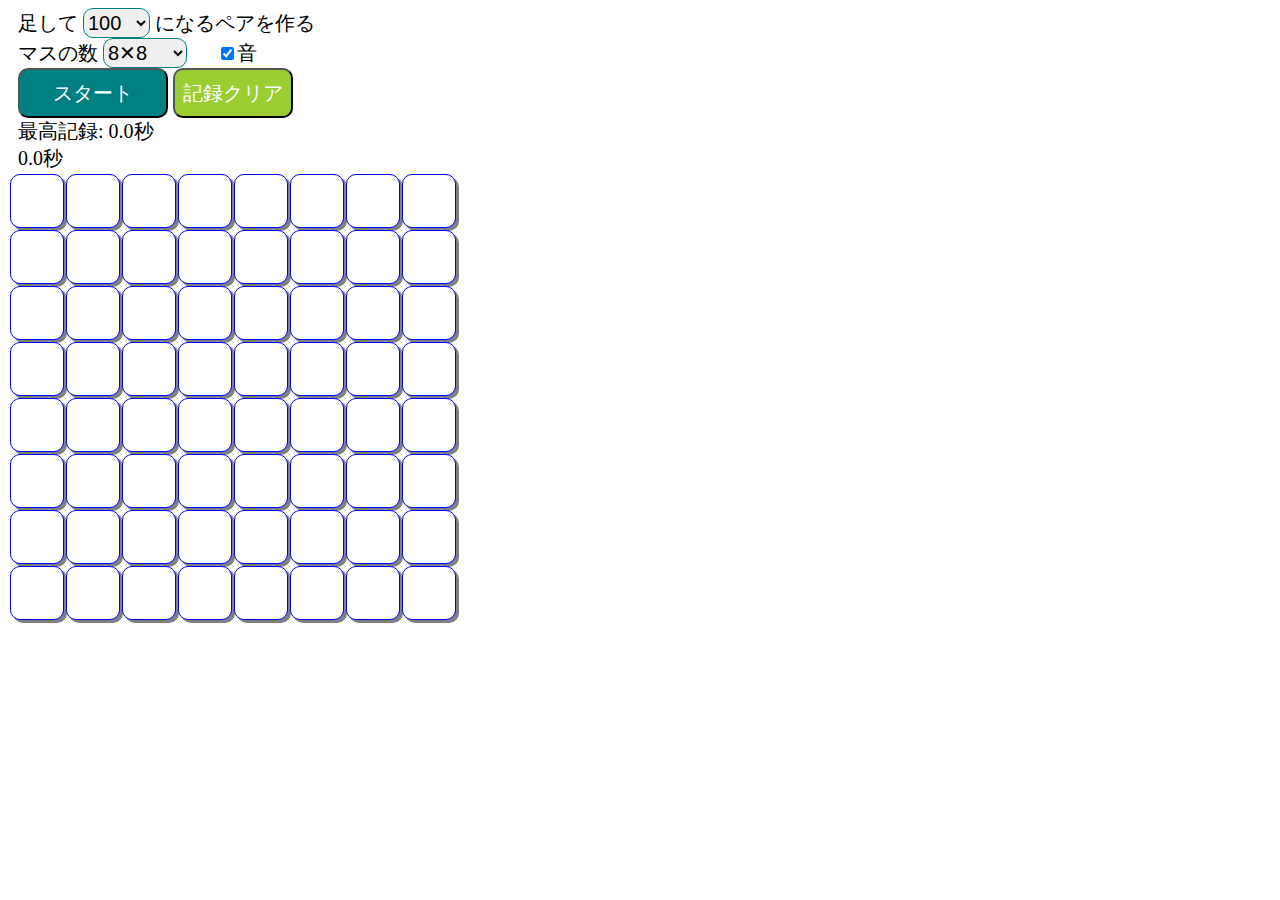
<file: sum_pair/sum_pair.html>
<!DOCTYPE html>
<html>

<head>
  <meta name=”robots” content=”noindex”>
  <meta name=”robots” content=”nofollow”>
  <meta charset="UTF-8">
  <title>Study Tool</title>
  <link type="text/css" rel="stylesheet" href="./sum_pair.css">
  <script type="text/javascript" rel="script" src="sum_pair.js"></script>
</head>

<body onload="init()">
  <div>
    足して
    <select name="sum_value" id="sum_value">
      <option value="10">10</option>
      <option value="50">50</option>
      <option value="100" selected>100</option>
      <option value="500">500</option>
      <option value="1000">1000</option>
    </select>
    になるペアを作る
  </div>
  <div>
    マスの数
    <select name="num_tile" id="num_tile">
      <option value="2">2✕2</option>
      <option value="4">4✕4</option>
      <option value="6">6✕6</option>
      <option value="8" selected>8✕8</option>
      <option value="10">10✕10</option>
    </select>
    　
    <label><input type="checkbox" id="sound" checked>音</label>
  </div>
  <div>
    <input type="button" class="toggle_button" value="" onclick="onToggleButton();">
    <input type="button" class="clear_best_button" value="記録クリア" onclick="onClearBestTimeButton();">
  </div>
  <div>
    最高記録: <span id="best_time">0.0</span>秒
  </div>
  <div>
    <span id="record">0.0</span>秒 <span id="new_record"></span>
  </div>
  <table id="table"></table>
  <audio id="correct_sound">
    <source src="./correct.mp3" type="audio/mp3">
  </audio>
  <audio id="wrong_sound">
    <source src="./wrong.mp3" type="audio/mp3">
  </audio>
</body>

</html>
</file>
<file: national_capital/national_capital.css>
div {
  font-size: 20px;
}

#question_str {
  font-size: 30px;
}

#question_correct {
  font-size: 30px;
}


.wrong_text {
  font-size: 30px; /*question_nameと同じにする*/
  color: red;
}

.best {
  font-size: 34px;  
}

input[type=checkbox] {
  transform: scale(1.5);
}

.country_button {
/*	width: 120px;*/
/*	font-weight: bold;*/
	padding: 0.2rem 0.2rem;
	margin: 2px;
  font-size: 24px;
	background-image: linear-gradient(to top, #D8D9DB 0%, #fff 80%, #FDFDFD 100%);
	border-radius: 100vh;
/*	color: blue;*/
	border: 1px solid #999;
}

.allcheck_button {
  width: 200px;
  height: 40px;
  color: black;
  box-sizing: border-box;
  background: lightblue;
  cursor: pointer;
  font-size: 24px;
  border-radius: 10px;
}

.giveup {
  width: 160px;
  height: 40px;
  color: black;
  box-sizing: border-box;
  background: orange;
  cursor: pointer;
  font-size: 24px;
  border-radius: 10px;
  display: none; /*最初非表示*/
}

.giveup_second {
  font-size: 24px;
  display: none; /*最初非表示*/
}

.toggle_button {
  width: 180px;
  height: 70px;
  color: white;
  box-sizing: border-box;
  background: teal;
  cursor: pointer;
  font-size: 24px;
  border-radius: 10px;
}

.clear_best_button {
  width: 180px;
  height: 70px;
  color: white;
  box-sizing: border-box;
  background: yellowgreen;
  cursor: pointer;
  font-size: 24px;
  border-radius: 10px;
}

.clear_nigateonly_button {
  width: 100px;
  height: 30px;
  color: white;
  box-sizing: border-box;
  background: yellowgreen;
  cursor: pointer;
  font-size: 18qpx;
  border-radius: 10px;
}
</file>
<file: sum_pair/sum_pair.css>
div {
  font-size: 20px;
  text-indent: 10px;
}

table {
  touch-action: none;
  position: absolute;
}

select {
  height: 30px;
  border: 1px solid teal;
  border-radius: 10px;
  font-size: 20px;
}

.toggle_button {
  width: 150px;
  height: 50px;
  color: white;
  box-sizing: border-box;
  background: teal;
  cursor: pointer;
  font-size: 20px;
  border-radius: 10px;
}

.clear_best_button {
  width: 120px;
  height: 50px;
  color: white;
  box-sizing: border-box;
  background: yellowgreen;
  cursor: pointer;
  font-size: 20px;
  border-radius: 10px;
}

#new_record {
  color: red;
}

td {
  width: 50px;
  height: 50px;
  border: 1px solid blue;
  border-radius: 10px;
  text-align: center;
  font-size: 24px;
  background-color: white;
  box-shadow: rgb(128, 128, 128) 3px 3px;
}
</file>
